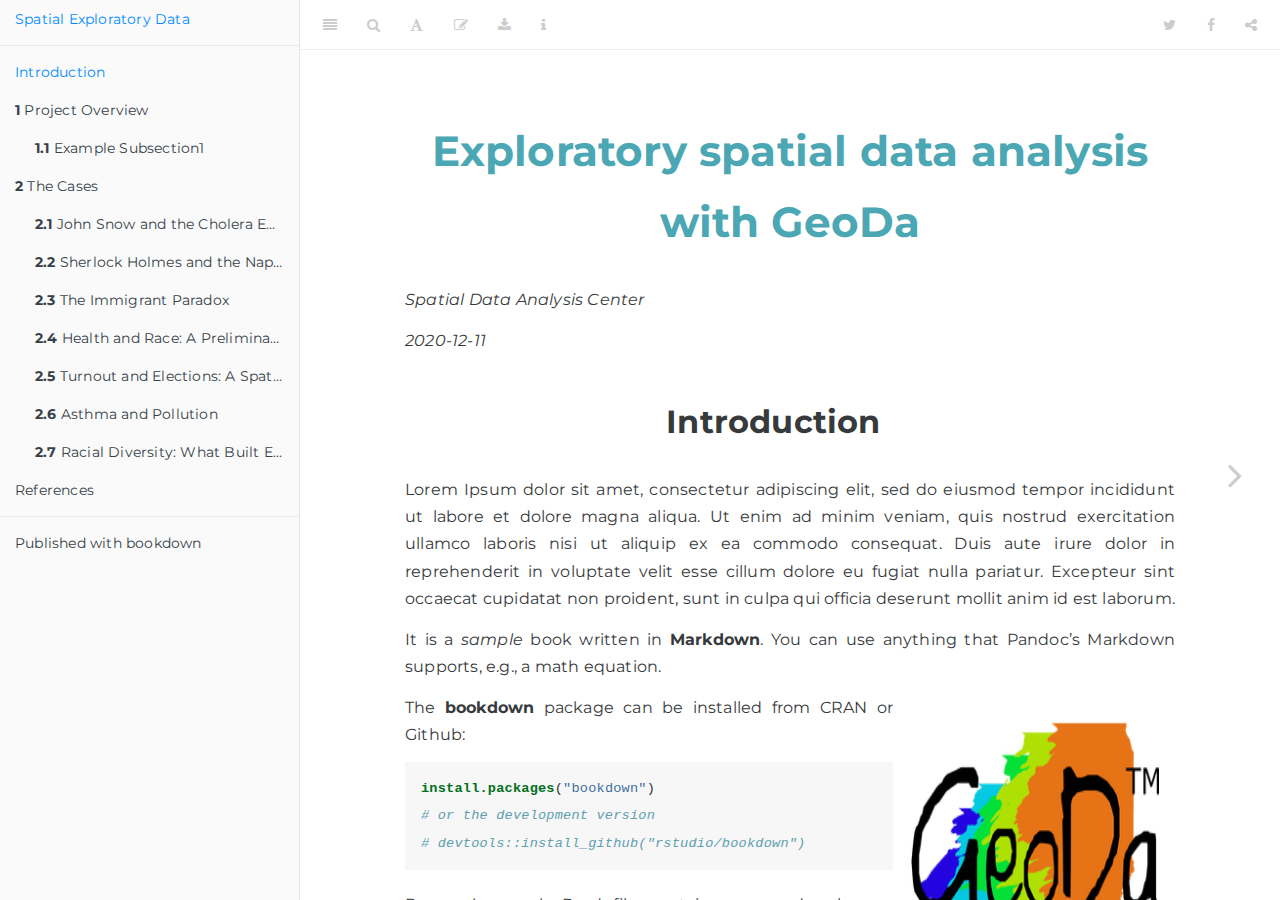
<file: docs/index.html>
<!DOCTYPE html>
<html lang="" xml:lang="">
<head>

  <meta charset="utf-8" />
  <meta http-equiv="X-UA-Compatible" content="IE=edge" />
  <title>Exploratory spatial data analysis with GeoDa</title>
  <meta name="description" content="This is a bookdown example for the data analysis" />
  <meta name="generator" content="bookdown 0.21 and GitBook 2.6.7" />

  <meta property="og:title" content="Exploratory spatial data analysis with GeoDa" />
  <meta property="og:type" content="book" />
  
  
  <meta property="og:description" content="This is a bookdown example for the data analysis" />
  <meta name="github-repo" content="rstudio/bookdown-demo" />

  <meta name="twitter:card" content="summary" />
  <meta name="twitter:title" content="Exploratory spatial data analysis with GeoDa" />
  
  <meta name="twitter:description" content="This is a bookdown example for the data analysis" />
  

<meta name="author" content="Spatial Data Analysis Center" />


<meta name="date" content="2020-12-11" />

  <meta name="viewport" content="width=device-width, initial-scale=1" />
  <meta name="apple-mobile-web-app-capable" content="yes" />
  <meta name="apple-mobile-web-app-status-bar-style" content="black" />
  
  

<link rel="next" href="intro.html"/>
<script src="libs/jquery-2.2.3/jquery.min.js"></script>
<link href="libs/gitbook-2.6.7/css/style.css" rel="stylesheet" />
<link href="libs/gitbook-2.6.7/css/plugin-table.css" rel="stylesheet" />
<link href="libs/gitbook-2.6.7/css/plugin-bookdown.css" rel="stylesheet" />
<link href="libs/gitbook-2.6.7/css/plugin-highlight.css" rel="stylesheet" />
<link href="libs/gitbook-2.6.7/css/plugin-search.css" rel="stylesheet" />
<link href="libs/gitbook-2.6.7/css/plugin-fontsettings.css" rel="stylesheet" />
<link href="libs/gitbook-2.6.7/css/plugin-clipboard.css" rel="stylesheet" />









<script src="libs/accessible-code-block-0.0.1/empty-anchor.js"></script>
<link href="libs/anchor-sections-1.0/anchor-sections.css" rel="stylesheet" />
<script src="libs/anchor-sections-1.0/anchor-sections.js"></script>


<style type="text/css">
code.sourceCode > span { display: inline-block; line-height: 1.25; }
code.sourceCode > span { color: inherit; text-decoration: inherit; }
code.sourceCode > span:empty { height: 1.2em; }
.sourceCode { overflow: visible; }
code.sourceCode { white-space: pre; position: relative; }
pre.sourceCode { margin: 0; }
@media screen {
div.sourceCode { overflow: auto; }
}
@media print {
code.sourceCode { white-space: pre-wrap; }
code.sourceCode > span { text-indent: -5em; padding-left: 5em; }
}
pre.numberSource code
  { counter-reset: source-line 0; }
pre.numberSource code > span
  { position: relative; left: -4em; counter-increment: source-line; }
pre.numberSource code > span > a:first-child::before
  { content: counter(source-line);
    position: relative; left: -1em; text-align: right; vertical-align: baseline;
    border: none; display: inline-block;
    -webkit-touch-callout: none; -webkit-user-select: none;
    -khtml-user-select: none; -moz-user-select: none;
    -ms-user-select: none; user-select: none;
    padding: 0 4px; width: 4em;
    color: #aaaaaa;
  }
pre.numberSource { margin-left: 3em; border-left: 1px solid #aaaaaa;  padding-left: 4px; }
div.sourceCode
  {   }
@media screen {
code.sourceCode > span > a:first-child::before { text-decoration: underline; }
}
code span.al { color: #ff0000; font-weight: bold; } /* Alert */
code span.an { color: #60a0b0; font-weight: bold; font-style: italic; } /* Annotation */
code span.at { color: #7d9029; } /* Attribute */
code span.bn { color: #40a070; } /* BaseN */
code span.bu { } /* BuiltIn */
code span.cf { color: #007020; font-weight: bold; } /* ControlFlow */
code span.ch { color: #4070a0; } /* Char */
code span.cn { color: #880000; } /* Constant */
code span.co { color: #60a0b0; font-style: italic; } /* Comment */
code span.cv { color: #60a0b0; font-weight: bold; font-style: italic; } /* CommentVar */
code span.do { color: #ba2121; font-style: italic; } /* Documentation */
code span.dt { color: #902000; } /* DataType */
code span.dv { color: #40a070; } /* DecVal */
code span.er { color: #ff0000; font-weight: bold; } /* Error */
code span.ex { } /* Extension */
code span.fl { color: #40a070; } /* Float */
code span.fu { color: #06287e; } /* Function */
code span.im { } /* Import */
code span.in { color: #60a0b0; font-weight: bold; font-style: italic; } /* Information */
code span.kw { color: #007020; font-weight: bold; } /* Keyword */
code span.op { color: #666666; } /* Operator */
code span.ot { color: #007020; } /* Other */
code span.pp { color: #bc7a00; } /* Preprocessor */
code span.sc { color: #4070a0; } /* SpecialChar */
code span.ss { color: #bb6688; } /* SpecialString */
code span.st { color: #4070a0; } /* String */
code span.va { color: #19177c; } /* Variable */
code span.vs { color: #4070a0; } /* VerbatimString */
code span.wa { color: #60a0b0; font-weight: bold; font-style: italic; } /* Warning */
</style>

<link rel="stylesheet" href="style.css" type="text/css" />
</head>

<body>



  <div class="book without-animation with-summary font-size-2 font-family-1" data-basepath=".">

    <div class="book-summary">
      <nav role="navigation">

<ul class="summary">
<li><a href="./">Spatial Exploratory Data</a></li>

<li class="divider"></li>
<li class="chapter" data-level="" data-path="index.html"><a href="index.html"><i class="fa fa-check"></i>Introduction</a></li>
<li class="chapter" data-level="1" data-path="intro.html"><a href="intro.html"><i class="fa fa-check"></i><b>1</b> Project Overview</a><ul>
<li class="chapter" data-level="1.1" data-path="intro.html"><a href="intro.html#Example-1"><i class="fa fa-check"></i><b>1.1</b> Example Subsection1</a></li>
</ul></li>
<li class="chapter" data-level="2" data-path="the-cases.html"><a href="the-cases.html"><i class="fa fa-check"></i><b>2</b> The Cases</a><ul>
<li class="chapter" data-level="2.1" data-path="the-cases.html"><a href="the-cases.html#john-snow-and-the-cholera-epidemic"><i class="fa fa-check"></i><b>2.1</b> John Snow and the Cholera Epidemic</a></li>
<li class="chapter" data-level="2.2" data-path="the-cases.html"><a href="the-cases.html#sherlock-holmes-and-the-napoleon-busts"><i class="fa fa-check"></i><b>2.2</b> Sherlock Holmes and the Napoleon Busts</a></li>
<li class="chapter" data-level="2.3" data-path="the-cases.html"><a href="the-cases.html#the-immigrant-paradox"><i class="fa fa-check"></i><b>2.3</b> The Immigrant Paradox</a></li>
<li class="chapter" data-level="2.4" data-path="the-cases.html"><a href="the-cases.html#health-and-race-a-preliminary-approach"><i class="fa fa-check"></i><b>2.4</b> Health and Race: A Preliminary Approach</a></li>
<li class="chapter" data-level="2.5" data-path="the-cases.html"><a href="the-cases.html#turnout-and-elections-a-spatial-perspective"><i class="fa fa-check"></i><b>2.5</b> Turnout and Elections: A Spatial Perspective</a></li>
<li class="chapter" data-level="2.6" data-path="the-cases.html"><a href="the-cases.html#asthma-and-pollution"><i class="fa fa-check"></i><b>2.6</b> Asthma and Pollution</a></li>
<li class="chapter" data-level="2.7" data-path="the-cases.html"><a href="the-cases.html#racial-diversity-what-built-environment-features-distinguish-racially-diverse-from-non-diverse-areas"><i class="fa fa-check"></i><b>2.7</b> Racial Diversity: What Built Environment Features Distinguish Racially Diverse from Non-Diverse Areas?</a></li>
</ul></li>
<li class="chapter" data-level="" data-path="references.html"><a href="references.html"><i class="fa fa-check"></i>References</a></li>
<li class="divider"></li>
<li><a href="https://github.com/rstudio/bookdown" target="blank">Published with bookdown</a></li>

</ul>

      </nav>
    </div>

    <div class="book-body">
      <div class="body-inner">
        <div class="book-header" role="navigation">
          <h1>
            <i class="fa fa-circle-o-notch fa-spin"></i><a href="./"><span style='color: #4ba7b3; font-size:42px'>Exploratory spatial data analysis with GeoDa</a>
          </h1>
        </div>

        <div class="page-wrapper" tabindex="-1" role="main">
          <div class="page-inner">

            <section class="normal" id="section-">
<div id="header">
<h1 class="title"><span style='color: #4ba7b3; font-size:42px'>Exploratory spatial data analysis with GeoDa</h1>
<p class="author"><em>Spatial Data Analysis Center</em></p>
<p class="date"><em>2020-12-11</em></p>
</div>
<div id="introduction" class="section level1 unnumbered">
<h1>Introduction</h1>
<p>Lorem Ipsum dolor sit amet, consectetur adipiscing elit, sed do eiusmod tempor incididunt ut labore et dolore magna aliqua. Ut enim ad minim veniam, quis nostrud exercitation ullamco laboris nisi ut aliquip ex ea commodo consequat. Duis aute irure dolor in reprehenderit in voluptate velit esse cillum dolore eu fugiat nulla pariatur. Excepteur sint occaecat cupidatat non proident, sunt in culpa qui officia deserunt mollit anim id est laborum.</p>
<p>It is a <em>sample</em> book written in <strong>Markdown</strong>. You can use anything that Pandoc’s Markdown supports, e.g., a math equation.</p>
<p><a href="https://www.crcpress.com/9781138304512"><img src="images/logo.png" width="250" height="375" alt="The geocompr book cover" align="right" style="margin: 0 1em 0 1em" /></a></p>
<p>The <strong>bookdown</strong> package can be installed from CRAN or Github:</p>
<div class="sourceCode" id="cb1"><pre class="sourceCode r"><code class="sourceCode r"><span id="cb1-1"><a href="index.html#cb1-1"></a><span class="kw">install.packages</span>(<span class="st">&quot;bookdown&quot;</span>)</span>
<span id="cb1-2"><a href="index.html#cb1-2"></a><span class="co"># or the development version</span></span>
<span id="cb1-3"><a href="index.html#cb1-3"></a><span class="co"># devtools::install_github(&quot;rstudio/bookdown&quot;)</span></span></code></pre></div>
<p>Remember each Rmd file contains one and only one chapter, and a chapter is defined by the first-level heading <code>#</code>.</p>
<p><a href="https://yihui.name/tinytex/">website</a></p>
<p>To compile this example to PDF, you need XeLaTeX. You are recommended to install TinyTeX (which includes XeLaTeX): <a href="https://yihui.name/tinytex/" class="uri">https://yihui.name/tinytex/</a>.</p>

</div>
            </section>

          </div>
        </div>
      </div>

<a href="intro.html" class="navigation navigation-next navigation-unique" aria-label="Next page"><i class="fa fa-angle-right"></i></a>
    </div>
  </div>
<script src="libs/gitbook-2.6.7/js/app.min.js"></script>
<script src="libs/gitbook-2.6.7/js/lunr.js"></script>
<script src="libs/gitbook-2.6.7/js/clipboard.min.js"></script>
<script src="libs/gitbook-2.6.7/js/plugin-search.js"></script>
<script src="libs/gitbook-2.6.7/js/plugin-sharing.js"></script>
<script src="libs/gitbook-2.6.7/js/plugin-fontsettings.js"></script>
<script src="libs/gitbook-2.6.7/js/plugin-bookdown.js"></script>
<script src="libs/gitbook-2.6.7/js/jquery.highlight.js"></script>
<script src="libs/gitbook-2.6.7/js/plugin-clipboard.js"></script>
<script>
gitbook.require(["gitbook"], function(gitbook) {
gitbook.start({
"sharing": {
"github": false,
"facebook": true,
"twitter": true,
"linkedin": false,
"weibo": false,
"instapaper": false,
"vk": false,
"all": ["facebook", "twitter", "linkedin", "weibo", "instapaper"]
},
"fontsettings": {
"theme": "white",
"family": "sans",
"size": 2
},
"edit": {
"link": "https://github.com/rstudio/bookdown-demo/edit/master/index.Rmd",
"text": "Edit"
},
"history": {
"link": null,
"text": null
},
"view": {
"link": null,
"text": null
},
"download": ["Spatial insights.pdf", "Spatial insights.epub"],
"toc": {
"collapse": "subsection"
}
});
});
</script>

</body>

</html>
</file>
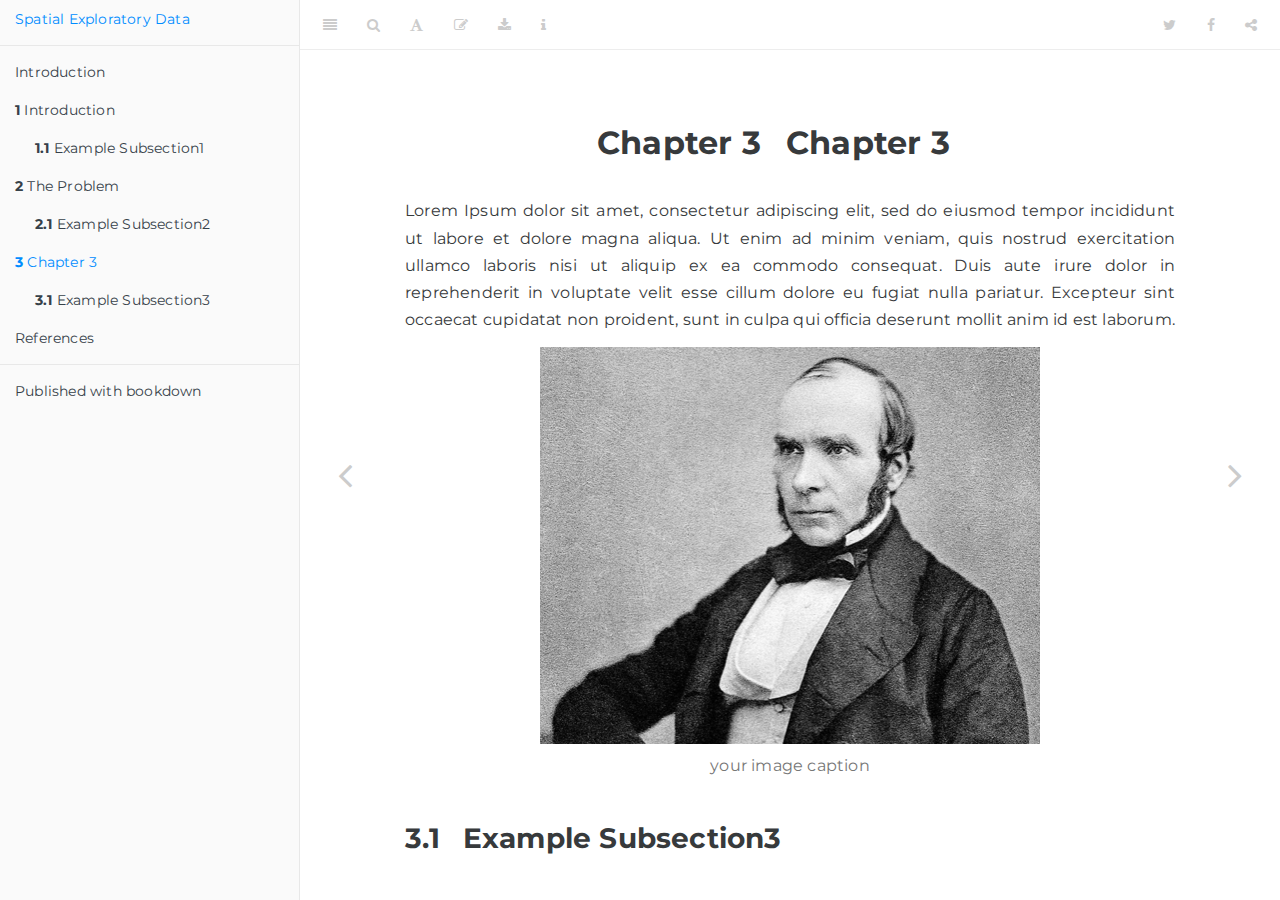
<file: docs/chapter-3.html>
<!DOCTYPE html>
<html lang="" xml:lang="">
<head>

  <meta charset="utf-8" />
  <meta http-equiv="X-UA-Compatible" content="IE=edge" />
  <title>Chapter 3 Chapter 3 | Exploratory spatial data analysis with GeoDa</title>
  <meta name="description" content="This is a bookdown example for the data analysis" />
  <meta name="generator" content="bookdown 0.21 and GitBook 2.6.7" />

  <meta property="og:title" content="Chapter 3 Chapter 3 | Exploratory spatial data analysis with GeoDa" />
  <meta property="og:type" content="book" />
  
  
  <meta property="og:description" content="This is a bookdown example for the data analysis" />
  <meta name="github-repo" content="rstudio/bookdown-demo" />

  <meta name="twitter:card" content="summary" />
  <meta name="twitter:title" content="Chapter 3 Chapter 3 | Exploratory spatial data analysis with GeoDa" />
  
  <meta name="twitter:description" content="This is a bookdown example for the data analysis" />
  

<meta name="author" content="Spatial Data Analysis Center" />


<meta name="date" content="2020-11-20" />

  <meta name="viewport" content="width=device-width, initial-scale=1" />
  <meta name="apple-mobile-web-app-capable" content="yes" />
  <meta name="apple-mobile-web-app-status-bar-style" content="black" />
  
  
<link rel="prev" href="the-problem.html"/>
<link rel="next" href="references.html"/>
<script src="libs/jquery-2.2.3/jquery.min.js"></script>
<link href="libs/gitbook-2.6.7/css/style.css" rel="stylesheet" />
<link href="libs/gitbook-2.6.7/css/plugin-table.css" rel="stylesheet" />
<link href="libs/gitbook-2.6.7/css/plugin-bookdown.css" rel="stylesheet" />
<link href="libs/gitbook-2.6.7/css/plugin-highlight.css" rel="stylesheet" />
<link href="libs/gitbook-2.6.7/css/plugin-search.css" rel="stylesheet" />
<link href="libs/gitbook-2.6.7/css/plugin-fontsettings.css" rel="stylesheet" />
<link href="libs/gitbook-2.6.7/css/plugin-clipboard.css" rel="stylesheet" />









<script src="libs/accessible-code-block-0.0.1/empty-anchor.js"></script>
<link href="libs/anchor-sections-1.0/anchor-sections.css" rel="stylesheet" />
<script src="libs/anchor-sections-1.0/anchor-sections.js"></script>


<style type="text/css">
code.sourceCode > span { display: inline-block; line-height: 1.25; }
code.sourceCode > span { color: inherit; text-decoration: inherit; }
code.sourceCode > span:empty { height: 1.2em; }
.sourceCode { overflow: visible; }
code.sourceCode { white-space: pre; position: relative; }
pre.sourceCode { margin: 0; }
@media screen {
div.sourceCode { overflow: auto; }
}
@media print {
code.sourceCode { white-space: pre-wrap; }
code.sourceCode > span { text-indent: -5em; padding-left: 5em; }
}
pre.numberSource code
  { counter-reset: source-line 0; }
pre.numberSource code > span
  { position: relative; left: -4em; counter-increment: source-line; }
pre.numberSource code > span > a:first-child::before
  { content: counter(source-line);
    position: relative; left: -1em; text-align: right; vertical-align: baseline;
    border: none; display: inline-block;
    -webkit-touch-callout: none; -webkit-user-select: none;
    -khtml-user-select: none; -moz-user-select: none;
    -ms-user-select: none; user-select: none;
    padding: 0 4px; width: 4em;
    color: #aaaaaa;
  }
pre.numberSource { margin-left: 3em; border-left: 1px solid #aaaaaa;  padding-left: 4px; }
div.sourceCode
  {   }
@media screen {
code.sourceCode > span > a:first-child::before { text-decoration: underline; }
}
code span.al { color: #ff0000; font-weight: bold; } /* Alert */
code span.an { color: #60a0b0; font-weight: bold; font-style: italic; } /* Annotation */
code span.at { color: #7d9029; } /* Attribute */
code span.bn { color: #40a070; } /* BaseN */
code span.bu { } /* BuiltIn */
code span.cf { color: #007020; font-weight: bold; } /* ControlFlow */
code span.ch { color: #4070a0; } /* Char */
code span.cn { color: #880000; } /* Constant */
code span.co { color: #60a0b0; font-style: italic; } /* Comment */
code span.cv { color: #60a0b0; font-weight: bold; font-style: italic; } /* CommentVar */
code span.do { color: #ba2121; font-style: italic; } /* Documentation */
code span.dt { color: #902000; } /* DataType */
code span.dv { color: #40a070; } /* DecVal */
code span.er { color: #ff0000; font-weight: bold; } /* Error */
code span.ex { } /* Extension */
code span.fl { color: #40a070; } /* Float */
code span.fu { color: #06287e; } /* Function */
code span.im { } /* Import */
code span.in { color: #60a0b0; font-weight: bold; font-style: italic; } /* Information */
code span.kw { color: #007020; font-weight: bold; } /* Keyword */
code span.op { color: #666666; } /* Operator */
code span.ot { color: #007020; } /* Other */
code span.pp { color: #bc7a00; } /* Preprocessor */
code span.sc { color: #4070a0; } /* SpecialChar */
code span.ss { color: #bb6688; } /* SpecialString */
code span.st { color: #4070a0; } /* String */
code span.va { color: #19177c; } /* Variable */
code span.vs { color: #4070a0; } /* VerbatimString */
code span.wa { color: #60a0b0; font-weight: bold; font-style: italic; } /* Warning */
</style>

<link rel="stylesheet" href="style.css" type="text/css" />
</head>

<body>



  <div class="book without-animation with-summary font-size-2 font-family-1" data-basepath=".">

    <div class="book-summary">
      <nav role="navigation">

<ul class="summary">
<li><a href="./">Spatial Exploratory Data</a></li>

<li class="divider"></li>
<li class="chapter" data-level="" data-path="index.html"><a href="index.html"><i class="fa fa-check"></i>Introduction</a></li>
<li class="chapter" data-level="1" data-path="intro.html"><a href="intro.html"><i class="fa fa-check"></i><b>1</b> Introduction</a><ul>
<li class="chapter" data-level="1.1" data-path="intro.html"><a href="intro.html#Example-1"><i class="fa fa-check"></i><b>1.1</b> Example Subsection1</a></li>
</ul></li>
<li class="chapter" data-level="2" data-path="the-problem.html"><a href="the-problem.html"><i class="fa fa-check"></i><b>2</b> The Problem</a><ul>
<li class="chapter" data-level="2.1" data-path="the-problem.html"><a href="the-problem.html#Example-2"><i class="fa fa-check"></i><b>2.1</b> Example Subsection2</a></li>
</ul></li>
<li class="chapter" data-level="3" data-path="chapter-3.html"><a href="chapter-3.html"><i class="fa fa-check"></i><b>3</b> Chapter 3</a><ul>
<li class="chapter" data-level="3.1" data-path="chapter-3.html"><a href="chapter-3.html#Example-3"><i class="fa fa-check"></i><b>3.1</b> Example Subsection3</a></li>
</ul></li>
<li class="chapter" data-level="" data-path="references.html"><a href="references.html"><i class="fa fa-check"></i>References</a></li>
<li class="divider"></li>
<li><a href="https://github.com/rstudio/bookdown" target="blank">Published with bookdown</a></li>

</ul>

      </nav>
    </div>

    <div class="book-body">
      <div class="body-inner">
        <div class="book-header" role="navigation">
          <h1>
            <i class="fa fa-circle-o-notch fa-spin"></i><a href="./"><span style='color: #4ba7b3; font-size:42px'>Exploratory spatial data analysis with GeoDa</a>
          </h1>
        </div>

        <div class="page-wrapper" tabindex="-1" role="main">
          <div class="page-inner">

            <section class="normal" id="section-">
<div id="chapter-3" class="section level1">
<h1><span class="header-section-number">Chapter 3</span> Chapter 3</h1>
<p>Lorem Ipsum dolor sit amet, consectetur adipiscing elit, sed do eiusmod tempor incididunt ut labore et dolore magna aliqua. Ut enim ad minim veniam, quis nostrud exercitation ullamco laboris nisi ut aliquip ex ea commodo consequat. Duis aute irure dolor in reprehenderit in voluptate velit esse cillum dolore eu fugiat nulla pariatur. Excepteur sint occaecat cupidatat non proident, sunt in culpa qui officia deserunt mollit anim id est laborum.</p>
<center>
<div class="figure">
<img src="images/snow1.png" alt="" />
<p class="caption">your image caption</p>
</div>
</center>
<div id="Example-3" class="section level2">
<h2><span class="header-section-number">3.1</span> Example Subsection3</h2>
</div>
</div>
            </section>

          </div>
        </div>
      </div>
<a href="the-problem.html" class="navigation navigation-prev " aria-label="Previous page"><i class="fa fa-angle-left"></i></a>
<a href="references.html" class="navigation navigation-next " aria-label="Next page"><i class="fa fa-angle-right"></i></a>
    </div>
  </div>
<script src="libs/gitbook-2.6.7/js/app.min.js"></script>
<script src="libs/gitbook-2.6.7/js/lunr.js"></script>
<script src="libs/gitbook-2.6.7/js/clipboard.min.js"></script>
<script src="libs/gitbook-2.6.7/js/plugin-search.js"></script>
<script src="libs/gitbook-2.6.7/js/plugin-sharing.js"></script>
<script src="libs/gitbook-2.6.7/js/plugin-fontsettings.js"></script>
<script src="libs/gitbook-2.6.7/js/plugin-bookdown.js"></script>
<script src="libs/gitbook-2.6.7/js/jquery.highlight.js"></script>
<script src="libs/gitbook-2.6.7/js/plugin-clipboard.js"></script>
<script>
gitbook.require(["gitbook"], function(gitbook) {
gitbook.start({
"sharing": {
"github": false,
"facebook": true,
"twitter": true,
"linkedin": false,
"weibo": false,
"instapaper": false,
"vk": false,
"all": ["facebook", "twitter", "linkedin", "weibo", "instapaper"]
},
"fontsettings": {
"theme": "white",
"family": "sans",
"size": 2
},
"edit": {
"link": "https://github.com/rstudio/bookdown-demo/edit/master/03-chapter3.Rmd",
"text": "Edit"
},
"history": {
"link": null,
"text": null
},
"view": {
"link": null,
"text": null
},
"download": ["Spatial insights.pdf", "Spatial insights.epub"],
"toc": {
"collapse": "subsection"
}
});
});
</script>

</body>

</html>
</file>
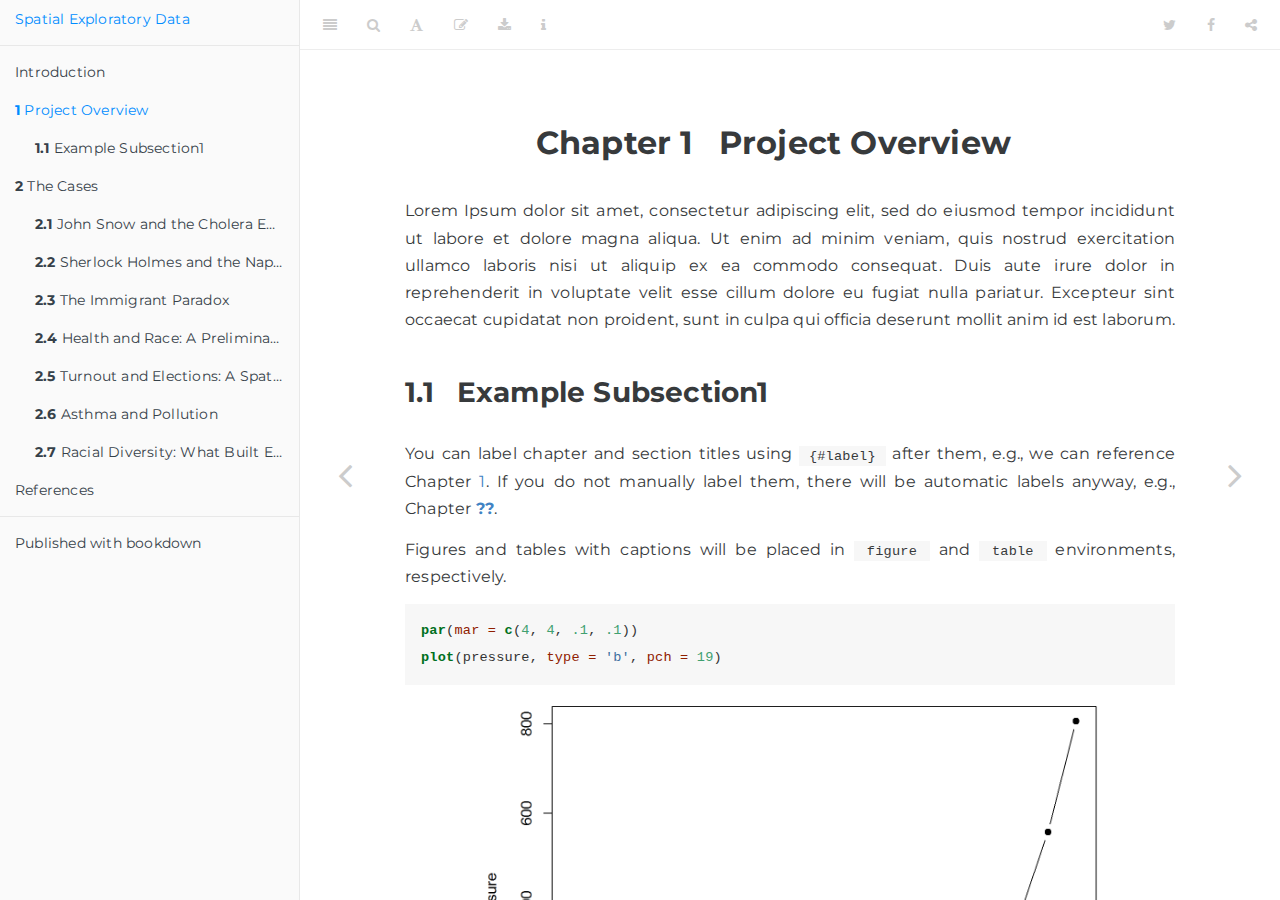
<file: docs/intro.html>
<!DOCTYPE html>
<html lang="" xml:lang="">
<head>

  <meta charset="utf-8" />
  <meta http-equiv="X-UA-Compatible" content="IE=edge" />
  <title>Chapter 1 Project Overview | Exploratory spatial data analysis with GeoDa</title>
  <meta name="description" content="This is a bookdown example for the data analysis" />
  <meta name="generator" content="bookdown 0.21 and GitBook 2.6.7" />

  <meta property="og:title" content="Chapter 1 Project Overview | Exploratory spatial data analysis with GeoDa" />
  <meta property="og:type" content="book" />
  
  
  <meta property="og:description" content="This is a bookdown example for the data analysis" />
  <meta name="github-repo" content="rstudio/bookdown-demo" />

  <meta name="twitter:card" content="summary" />
  <meta name="twitter:title" content="Chapter 1 Project Overview | Exploratory spatial data analysis with GeoDa" />
  
  <meta name="twitter:description" content="This is a bookdown example for the data analysis" />
  

<meta name="author" content="Spatial Data Analysis Center" />


<meta name="date" content="2020-12-11" />

  <meta name="viewport" content="width=device-width, initial-scale=1" />
  <meta name="apple-mobile-web-app-capable" content="yes" />
  <meta name="apple-mobile-web-app-status-bar-style" content="black" />
  
  
<link rel="prev" href="index.html"/>
<link rel="next" href="the-cases.html"/>
<script src="libs/jquery-2.2.3/jquery.min.js"></script>
<link href="libs/gitbook-2.6.7/css/style.css" rel="stylesheet" />
<link href="libs/gitbook-2.6.7/css/plugin-table.css" rel="stylesheet" />
<link href="libs/gitbook-2.6.7/css/plugin-bookdown.css" rel="stylesheet" />
<link href="libs/gitbook-2.6.7/css/plugin-highlight.css" rel="stylesheet" />
<link href="libs/gitbook-2.6.7/css/plugin-search.css" rel="stylesheet" />
<link href="libs/gitbook-2.6.7/css/plugin-fontsettings.css" rel="stylesheet" />
<link href="libs/gitbook-2.6.7/css/plugin-clipboard.css" rel="stylesheet" />









<script src="libs/accessible-code-block-0.0.1/empty-anchor.js"></script>
<link href="libs/anchor-sections-1.0/anchor-sections.css" rel="stylesheet" />
<script src="libs/anchor-sections-1.0/anchor-sections.js"></script>


<style type="text/css">
code.sourceCode > span { display: inline-block; line-height: 1.25; }
code.sourceCode > span { color: inherit; text-decoration: inherit; }
code.sourceCode > span:empty { height: 1.2em; }
.sourceCode { overflow: visible; }
code.sourceCode { white-space: pre; position: relative; }
pre.sourceCode { margin: 0; }
@media screen {
div.sourceCode { overflow: auto; }
}
@media print {
code.sourceCode { white-space: pre-wrap; }
code.sourceCode > span { text-indent: -5em; padding-left: 5em; }
}
pre.numberSource code
  { counter-reset: source-line 0; }
pre.numberSource code > span
  { position: relative; left: -4em; counter-increment: source-line; }
pre.numberSource code > span > a:first-child::before
  { content: counter(source-line);
    position: relative; left: -1em; text-align: right; vertical-align: baseline;
    border: none; display: inline-block;
    -webkit-touch-callout: none; -webkit-user-select: none;
    -khtml-user-select: none; -moz-user-select: none;
    -ms-user-select: none; user-select: none;
    padding: 0 4px; width: 4em;
    color: #aaaaaa;
  }
pre.numberSource { margin-left: 3em; border-left: 1px solid #aaaaaa;  padding-left: 4px; }
div.sourceCode
  {   }
@media screen {
code.sourceCode > span > a:first-child::before { text-decoration: underline; }
}
code span.al { color: #ff0000; font-weight: bold; } /* Alert */
code span.an { color: #60a0b0; font-weight: bold; font-style: italic; } /* Annotation */
code span.at { color: #7d9029; } /* Attribute */
code span.bn { color: #40a070; } /* BaseN */
code span.bu { } /* BuiltIn */
code span.cf { color: #007020; font-weight: bold; } /* ControlFlow */
code span.ch { color: #4070a0; } /* Char */
code span.cn { color: #880000; } /* Constant */
code span.co { color: #60a0b0; font-style: italic; } /* Comment */
code span.cv { color: #60a0b0; font-weight: bold; font-style: italic; } /* CommentVar */
code span.do { color: #ba2121; font-style: italic; } /* Documentation */
code span.dt { color: #902000; } /* DataType */
code span.dv { color: #40a070; } /* DecVal */
code span.er { color: #ff0000; font-weight: bold; } /* Error */
code span.ex { } /* Extension */
code span.fl { color: #40a070; } /* Float */
code span.fu { color: #06287e; } /* Function */
code span.im { } /* Import */
code span.in { color: #60a0b0; font-weight: bold; font-style: italic; } /* Information */
code span.kw { color: #007020; font-weight: bold; } /* Keyword */
code span.op { color: #666666; } /* Operator */
code span.ot { color: #007020; } /* Other */
code span.pp { color: #bc7a00; } /* Preprocessor */
code span.sc { color: #4070a0; } /* SpecialChar */
code span.ss { color: #bb6688; } /* SpecialString */
code span.st { color: #4070a0; } /* String */
code span.va { color: #19177c; } /* Variable */
code span.vs { color: #4070a0; } /* VerbatimString */
code span.wa { color: #60a0b0; font-weight: bold; font-style: italic; } /* Warning */
</style>

<link rel="stylesheet" href="style.css" type="text/css" />
</head>

<body>



  <div class="book without-animation with-summary font-size-2 font-family-1" data-basepath=".">

    <div class="book-summary">
      <nav role="navigation">

<ul class="summary">
<li><a href="./">Spatial Exploratory Data</a></li>

<li class="divider"></li>
<li class="chapter" data-level="" data-path="index.html"><a href="index.html"><i class="fa fa-check"></i>Introduction</a></li>
<li class="chapter" data-level="1" data-path="intro.html"><a href="intro.html"><i class="fa fa-check"></i><b>1</b> Project Overview</a><ul>
<li class="chapter" data-level="1.1" data-path="intro.html"><a href="intro.html#Example-1"><i class="fa fa-check"></i><b>1.1</b> Example Subsection1</a></li>
</ul></li>
<li class="chapter" data-level="2" data-path="the-cases.html"><a href="the-cases.html"><i class="fa fa-check"></i><b>2</b> The Cases</a><ul>
<li class="chapter" data-level="2.1" data-path="the-cases.html"><a href="the-cases.html#john-snow-and-the-cholera-epidemic"><i class="fa fa-check"></i><b>2.1</b> John Snow and the Cholera Epidemic</a></li>
<li class="chapter" data-level="2.2" data-path="the-cases.html"><a href="the-cases.html#sherlock-holmes-and-the-napoleon-busts"><i class="fa fa-check"></i><b>2.2</b> Sherlock Holmes and the Napoleon Busts</a></li>
<li class="chapter" data-level="2.3" data-path="the-cases.html"><a href="the-cases.html#the-immigrant-paradox"><i class="fa fa-check"></i><b>2.3</b> The Immigrant Paradox</a></li>
<li class="chapter" data-level="2.4" data-path="the-cases.html"><a href="the-cases.html#health-and-race-a-preliminary-approach"><i class="fa fa-check"></i><b>2.4</b> Health and Race: A Preliminary Approach</a></li>
<li class="chapter" data-level="2.5" data-path="the-cases.html"><a href="the-cases.html#turnout-and-elections-a-spatial-perspective"><i class="fa fa-check"></i><b>2.5</b> Turnout and Elections: A Spatial Perspective</a></li>
<li class="chapter" data-level="2.6" data-path="the-cases.html"><a href="the-cases.html#asthma-and-pollution"><i class="fa fa-check"></i><b>2.6</b> Asthma and Pollution</a></li>
<li class="chapter" data-level="2.7" data-path="the-cases.html"><a href="the-cases.html#racial-diversity-what-built-environment-features-distinguish-racially-diverse-from-non-diverse-areas"><i class="fa fa-check"></i><b>2.7</b> Racial Diversity: What Built Environment Features Distinguish Racially Diverse from Non-Diverse Areas?</a></li>
</ul></li>
<li class="chapter" data-level="" data-path="references.html"><a href="references.html"><i class="fa fa-check"></i>References</a></li>
<li class="divider"></li>
<li><a href="https://github.com/rstudio/bookdown" target="blank">Published with bookdown</a></li>

</ul>

      </nav>
    </div>

    <div class="book-body">
      <div class="body-inner">
        <div class="book-header" role="navigation">
          <h1>
            <i class="fa fa-circle-o-notch fa-spin"></i><a href="./"><span style='color: #4ba7b3; font-size:42px'>Exploratory spatial data analysis with GeoDa</a>
          </h1>
        </div>

        <div class="page-wrapper" tabindex="-1" role="main">
          <div class="page-inner">

            <section class="normal" id="section-">
<div id="intro" class="section level1">
<h1><span class="header-section-number">Chapter 1</span> Project Overview</h1>
<p>Lorem Ipsum dolor sit amet, consectetur adipiscing elit, sed do eiusmod tempor incididunt ut labore et dolore magna aliqua. Ut enim ad minim veniam, quis nostrud exercitation ullamco laboris nisi ut aliquip ex ea commodo consequat. Duis aute irure dolor in reprehenderit in voluptate velit esse cillum dolore eu fugiat nulla pariatur. Excepteur sint occaecat cupidatat non proident, sunt in culpa qui officia deserunt mollit anim id est laborum.</p>
<div id="Example-1" class="section level2">
<h2><span class="header-section-number">1.1</span> Example Subsection1</h2>
<p>You can label chapter and section titles using <code>{#label}</code> after them, e.g., we can reference Chapter <a href="intro.html#intro">1</a>. If you do not manually label them, there will be automatic labels anyway, e.g., Chapter <a href="#methods"><strong>??</strong></a>.</p>
<p>Figures and tables with captions will be placed in <code>figure</code> and <code>table</code> environments, respectively.</p>
<div class="sourceCode" id="cb2"><pre class="sourceCode r"><code class="sourceCode r"><span id="cb2-1"><a href="intro.html#cb2-1"></a><span class="kw">par</span>(<span class="dt">mar =</span> <span class="kw">c</span>(<span class="dv">4</span>, <span class="dv">4</span>, <span class="fl">.1</span>, <span class="fl">.1</span>))</span>
<span id="cb2-2"><a href="intro.html#cb2-2"></a><span class="kw">plot</span>(pressure, <span class="dt">type =</span> <span class="st">&#39;b&#39;</span>, <span class="dt">pch =</span> <span class="dv">19</span>)</span></code></pre></div>
<div class="figure" style="text-align: center"><span id="fig:nice-fig"></span>
<img src="Spatial-insights_files/figure-html/nice-fig-1.png" alt="Here is a nice figure!" width="80%" />
<p class="caption">
Figure 1.1: Here is a nice figure!
</p>
</div>
<p>Reference a figure by its code chunk label with the <code>fig:</code> prefix, e.g., see Figure <a href="intro.html#fig:nice-fig">1.1</a>. Similarly, you can reference tables generated from <code>knitr::kable()</code>, e.g., see Table <a href="intro.html#tab:nice-tab">1.1</a>.</p>
<div class="sourceCode" id="cb3"><pre class="sourceCode r"><code class="sourceCode r"><span id="cb3-1"><a href="intro.html#cb3-1"></a>knitr<span class="op">::</span><span class="kw">kable</span>(</span>
<span id="cb3-2"><a href="intro.html#cb3-2"></a>  <span class="kw">head</span>(iris, <span class="dv">20</span>), <span class="dt">caption =</span> <span class="st">&#39;Here is a nice table!&#39;</span>,</span>
<span id="cb3-3"><a href="intro.html#cb3-3"></a>  <span class="dt">booktabs =</span> <span class="ot">TRUE</span></span>
<span id="cb3-4"><a href="intro.html#cb3-4"></a>)</span></code></pre></div>
<table>
<caption><span id="tab:nice-tab">Table 1.1: </span>Here is a nice table!</caption>
<thead>
<tr class="header">
<th align="right">Sepal.Length</th>
<th align="right">Sepal.Width</th>
<th align="right">Petal.Length</th>
<th align="right">Petal.Width</th>
<th align="left">Species</th>
</tr>
</thead>
<tbody>
<tr class="odd">
<td align="right">5.1</td>
<td align="right">3.5</td>
<td align="right">1.4</td>
<td align="right">0.2</td>
<td align="left">setosa</td>
</tr>
<tr class="even">
<td align="right">4.9</td>
<td align="right">3.0</td>
<td align="right">1.4</td>
<td align="right">0.2</td>
<td align="left">setosa</td>
</tr>
<tr class="odd">
<td align="right">4.7</td>
<td align="right">3.2</td>
<td align="right">1.3</td>
<td align="right">0.2</td>
<td align="left">setosa</td>
</tr>
<tr class="even">
<td align="right">4.6</td>
<td align="right">3.1</td>
<td align="right">1.5</td>
<td align="right">0.2</td>
<td align="left">setosa</td>
</tr>
<tr class="odd">
<td align="right">5.0</td>
<td align="right">3.6</td>
<td align="right">1.4</td>
<td align="right">0.2</td>
<td align="left">setosa</td>
</tr>
<tr class="even">
<td align="right">5.4</td>
<td align="right">3.9</td>
<td align="right">1.7</td>
<td align="right">0.4</td>
<td align="left">setosa</td>
</tr>
<tr class="odd">
<td align="right">4.6</td>
<td align="right">3.4</td>
<td align="right">1.4</td>
<td align="right">0.3</td>
<td align="left">setosa</td>
</tr>
<tr class="even">
<td align="right">5.0</td>
<td align="right">3.4</td>
<td align="right">1.5</td>
<td align="right">0.2</td>
<td align="left">setosa</td>
</tr>
<tr class="odd">
<td align="right">4.4</td>
<td align="right">2.9</td>
<td align="right">1.4</td>
<td align="right">0.2</td>
<td align="left">setosa</td>
</tr>
<tr class="even">
<td align="right">4.9</td>
<td align="right">3.1</td>
<td align="right">1.5</td>
<td align="right">0.1</td>
<td align="left">setosa</td>
</tr>
<tr class="odd">
<td align="right">5.4</td>
<td align="right">3.7</td>
<td align="right">1.5</td>
<td align="right">0.2</td>
<td align="left">setosa</td>
</tr>
<tr class="even">
<td align="right">4.8</td>
<td align="right">3.4</td>
<td align="right">1.6</td>
<td align="right">0.2</td>
<td align="left">setosa</td>
</tr>
<tr class="odd">
<td align="right">4.8</td>
<td align="right">3.0</td>
<td align="right">1.4</td>
<td align="right">0.1</td>
<td align="left">setosa</td>
</tr>
<tr class="even">
<td align="right">4.3</td>
<td align="right">3.0</td>
<td align="right">1.1</td>
<td align="right">0.1</td>
<td align="left">setosa</td>
</tr>
<tr class="odd">
<td align="right">5.8</td>
<td align="right">4.0</td>
<td align="right">1.2</td>
<td align="right">0.2</td>
<td align="left">setosa</td>
</tr>
<tr class="even">
<td align="right">5.7</td>
<td align="right">4.4</td>
<td align="right">1.5</td>
<td align="right">0.4</td>
<td align="left">setosa</td>
</tr>
<tr class="odd">
<td align="right">5.4</td>
<td align="right">3.9</td>
<td align="right">1.3</td>
<td align="right">0.4</td>
<td align="left">setosa</td>
</tr>
<tr class="even">
<td align="right">5.1</td>
<td align="right">3.5</td>
<td align="right">1.4</td>
<td align="right">0.3</td>
<td align="left">setosa</td>
</tr>
<tr class="odd">
<td align="right">5.7</td>
<td align="right">3.8</td>
<td align="right">1.7</td>
<td align="right">0.3</td>
<td align="left">setosa</td>
</tr>
<tr class="even">
<td align="right">5.1</td>
<td align="right">3.8</td>
<td align="right">1.5</td>
<td align="right">0.3</td>
<td align="left">setosa</td>
</tr>
</tbody>
</table>
<p>You can write citations, too. For example, we are using the <strong>bookdown</strong> package <span class="citation">(Xie <a href="#ref-R-bookdown" role="doc-biblioref">2020</a>)</span> in this sample book, which was built on top of R Markdown and <strong>knitr</strong> <span class="citation">(Xie <a href="#ref-xie2015" role="doc-biblioref">2015</a>)</span>.</p>

</div>
</div>
<h3>References</h3>
<div id="refs" class="references">
<div id="ref-xie2015">
<p>Xie, Yihui. 2015. <em>Dynamic Documents with R and Knitr</em>. 2nd ed. Boca Raton, Florida: Chapman; Hall/CRC. <a href="http://yihui.name/knitr/">http://yihui.name/knitr/</a>.</p>
</div>
<div id="ref-R-bookdown">
<p>Xie, Yihui. 2020. <em>Bookdown: Authoring Books and Technical Documents with R Markdown</em>. <a href="https://github.com/rstudio/bookdown">https://github.com/rstudio/bookdown</a>.</p>
</div>
</div>
            </section>

          </div>
        </div>
      </div>
<a href="index.html" class="navigation navigation-prev " aria-label="Previous page"><i class="fa fa-angle-left"></i></a>
<a href="the-cases.html" class="navigation navigation-next " aria-label="Next page"><i class="fa fa-angle-right"></i></a>
    </div>
  </div>
<script src="libs/gitbook-2.6.7/js/app.min.js"></script>
<script src="libs/gitbook-2.6.7/js/lunr.js"></script>
<script src="libs/gitbook-2.6.7/js/clipboard.min.js"></script>
<script src="libs/gitbook-2.6.7/js/plugin-search.js"></script>
<script src="libs/gitbook-2.6.7/js/plugin-sharing.js"></script>
<script src="libs/gitbook-2.6.7/js/plugin-fontsettings.js"></script>
<script src="libs/gitbook-2.6.7/js/plugin-bookdown.js"></script>
<script src="libs/gitbook-2.6.7/js/jquery.highlight.js"></script>
<script src="libs/gitbook-2.6.7/js/plugin-clipboard.js"></script>
<script>
gitbook.require(["gitbook"], function(gitbook) {
gitbook.start({
"sharing": {
"github": false,
"facebook": true,
"twitter": true,
"linkedin": false,
"weibo": false,
"instapaper": false,
"vk": false,
"all": ["facebook", "twitter", "linkedin", "weibo", "instapaper"]
},
"fontsettings": {
"theme": "white",
"family": "sans",
"size": 2
},
"edit": {
"link": "https://github.com/rstudio/bookdown-demo/edit/master/01-overview.Rmd",
"text": "Edit"
},
"history": {
"link": null,
"text": null
},
"view": {
"link": null,
"text": null
},
"download": ["Spatial insights.pdf", "Spatial insights.epub"],
"toc": {
"collapse": "subsection"
}
});
});
</script>

</body>

</html>
</file>
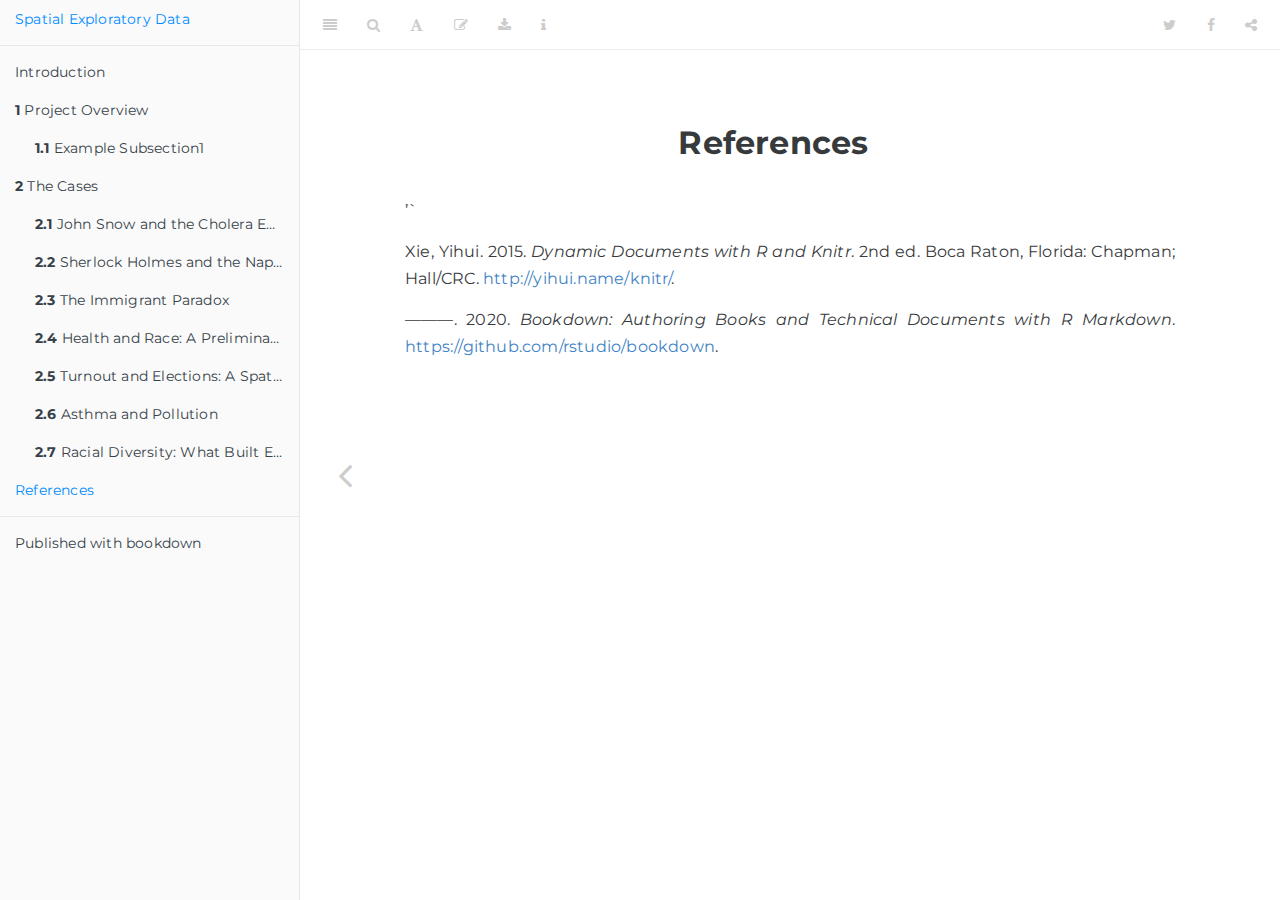
<file: docs/references.html>
<!DOCTYPE html>
<html lang="" xml:lang="">
<head>

  <meta charset="utf-8" />
  <meta http-equiv="X-UA-Compatible" content="IE=edge" />
  <title>References | Exploratory spatial data analysis with GeoDa</title>
  <meta name="description" content="This is a bookdown example for the data analysis" />
  <meta name="generator" content="bookdown 0.21 and GitBook 2.6.7" />

  <meta property="og:title" content="References | Exploratory spatial data analysis with GeoDa" />
  <meta property="og:type" content="book" />
  
  
  <meta property="og:description" content="This is a bookdown example for the data analysis" />
  <meta name="github-repo" content="rstudio/bookdown-demo" />

  <meta name="twitter:card" content="summary" />
  <meta name="twitter:title" content="References | Exploratory spatial data analysis with GeoDa" />
  
  <meta name="twitter:description" content="This is a bookdown example for the data analysis" />
  

<meta name="author" content="Spatial Data Analysis Center" />


<meta name="date" content="2020-12-11" />

  <meta name="viewport" content="width=device-width, initial-scale=1" />
  <meta name="apple-mobile-web-app-capable" content="yes" />
  <meta name="apple-mobile-web-app-status-bar-style" content="black" />
  
  
<link rel="prev" href="the-cases.html"/>

<script src="libs/jquery-2.2.3/jquery.min.js"></script>
<link href="libs/gitbook-2.6.7/css/style.css" rel="stylesheet" />
<link href="libs/gitbook-2.6.7/css/plugin-table.css" rel="stylesheet" />
<link href="libs/gitbook-2.6.7/css/plugin-bookdown.css" rel="stylesheet" />
<link href="libs/gitbook-2.6.7/css/plugin-highlight.css" rel="stylesheet" />
<link href="libs/gitbook-2.6.7/css/plugin-search.css" rel="stylesheet" />
<link href="libs/gitbook-2.6.7/css/plugin-fontsettings.css" rel="stylesheet" />
<link href="libs/gitbook-2.6.7/css/plugin-clipboard.css" rel="stylesheet" />









<script src="libs/accessible-code-block-0.0.1/empty-anchor.js"></script>
<link href="libs/anchor-sections-1.0/anchor-sections.css" rel="stylesheet" />
<script src="libs/anchor-sections-1.0/anchor-sections.js"></script>


<style type="text/css">
code.sourceCode > span { display: inline-block; line-height: 1.25; }
code.sourceCode > span { color: inherit; text-decoration: inherit; }
code.sourceCode > span:empty { height: 1.2em; }
.sourceCode { overflow: visible; }
code.sourceCode { white-space: pre; position: relative; }
pre.sourceCode { margin: 0; }
@media screen {
div.sourceCode { overflow: auto; }
}
@media print {
code.sourceCode { white-space: pre-wrap; }
code.sourceCode > span { text-indent: -5em; padding-left: 5em; }
}
pre.numberSource code
  { counter-reset: source-line 0; }
pre.numberSource code > span
  { position: relative; left: -4em; counter-increment: source-line; }
pre.numberSource code > span > a:first-child::before
  { content: counter(source-line);
    position: relative; left: -1em; text-align: right; vertical-align: baseline;
    border: none; display: inline-block;
    -webkit-touch-callout: none; -webkit-user-select: none;
    -khtml-user-select: none; -moz-user-select: none;
    -ms-user-select: none; user-select: none;
    padding: 0 4px; width: 4em;
    color: #aaaaaa;
  }
pre.numberSource { margin-left: 3em; border-left: 1px solid #aaaaaa;  padding-left: 4px; }
div.sourceCode
  {   }
@media screen {
code.sourceCode > span > a:first-child::before { text-decoration: underline; }
}
code span.al { color: #ff0000; font-weight: bold; } /* Alert */
code span.an { color: #60a0b0; font-weight: bold; font-style: italic; } /* Annotation */
code span.at { color: #7d9029; } /* Attribute */
code span.bn { color: #40a070; } /* BaseN */
code span.bu { } /* BuiltIn */
code span.cf { color: #007020; font-weight: bold; } /* ControlFlow */
code span.ch { color: #4070a0; } /* Char */
code span.cn { color: #880000; } /* Constant */
code span.co { color: #60a0b0; font-style: italic; } /* Comment */
code span.cv { color: #60a0b0; font-weight: bold; font-style: italic; } /* CommentVar */
code span.do { color: #ba2121; font-style: italic; } /* Documentation */
code span.dt { color: #902000; } /* DataType */
code span.dv { color: #40a070; } /* DecVal */
code span.er { color: #ff0000; font-weight: bold; } /* Error */
code span.ex { } /* Extension */
code span.fl { color: #40a070; } /* Float */
code span.fu { color: #06287e; } /* Function */
code span.im { } /* Import */
code span.in { color: #60a0b0; font-weight: bold; font-style: italic; } /* Information */
code span.kw { color: #007020; font-weight: bold; } /* Keyword */
code span.op { color: #666666; } /* Operator */
code span.ot { color: #007020; } /* Other */
code span.pp { color: #bc7a00; } /* Preprocessor */
code span.sc { color: #4070a0; } /* SpecialChar */
code span.ss { color: #bb6688; } /* SpecialString */
code span.st { color: #4070a0; } /* String */
code span.va { color: #19177c; } /* Variable */
code span.vs { color: #4070a0; } /* VerbatimString */
code span.wa { color: #60a0b0; font-weight: bold; font-style: italic; } /* Warning */
</style>

<link rel="stylesheet" href="style.css" type="text/css" />
</head>

<body>



  <div class="book without-animation with-summary font-size-2 font-family-1" data-basepath=".">

    <div class="book-summary">
      <nav role="navigation">

<ul class="summary">
<li><a href="./">Spatial Exploratory Data</a></li>

<li class="divider"></li>
<li class="chapter" data-level="" data-path="index.html"><a href="index.html"><i class="fa fa-check"></i>Introduction</a></li>
<li class="chapter" data-level="1" data-path="intro.html"><a href="intro.html"><i class="fa fa-check"></i><b>1</b> Project Overview</a><ul>
<li class="chapter" data-level="1.1" data-path="intro.html"><a href="intro.html#Example-1"><i class="fa fa-check"></i><b>1.1</b> Example Subsection1</a></li>
</ul></li>
<li class="chapter" data-level="2" data-path="the-cases.html"><a href="the-cases.html"><i class="fa fa-check"></i><b>2</b> The Cases</a><ul>
<li class="chapter" data-level="2.1" data-path="the-cases.html"><a href="the-cases.html#john-snow-and-the-cholera-epidemic"><i class="fa fa-check"></i><b>2.1</b> John Snow and the Cholera Epidemic</a></li>
<li class="chapter" data-level="2.2" data-path="the-cases.html"><a href="the-cases.html#sherlock-holmes-and-the-napoleon-busts"><i class="fa fa-check"></i><b>2.2</b> Sherlock Holmes and the Napoleon Busts</a></li>
<li class="chapter" data-level="2.3" data-path="the-cases.html"><a href="the-cases.html#the-immigrant-paradox"><i class="fa fa-check"></i><b>2.3</b> The Immigrant Paradox</a></li>
<li class="chapter" data-level="2.4" data-path="the-cases.html"><a href="the-cases.html#health-and-race-a-preliminary-approach"><i class="fa fa-check"></i><b>2.4</b> Health and Race: A Preliminary Approach</a></li>
<li class="chapter" data-level="2.5" data-path="the-cases.html"><a href="the-cases.html#turnout-and-elections-a-spatial-perspective"><i class="fa fa-check"></i><b>2.5</b> Turnout and Elections: A Spatial Perspective</a></li>
<li class="chapter" data-level="2.6" data-path="the-cases.html"><a href="the-cases.html#asthma-and-pollution"><i class="fa fa-check"></i><b>2.6</b> Asthma and Pollution</a></li>
<li class="chapter" data-level="2.7" data-path="the-cases.html"><a href="the-cases.html#racial-diversity-what-built-environment-features-distinguish-racially-diverse-from-non-diverse-areas"><i class="fa fa-check"></i><b>2.7</b> Racial Diversity: What Built Environment Features Distinguish Racially Diverse from Non-Diverse Areas?</a></li>
</ul></li>
<li class="chapter" data-level="" data-path="references.html"><a href="references.html"><i class="fa fa-check"></i>References</a></li>
<li class="divider"></li>
<li><a href="https://github.com/rstudio/bookdown" target="blank">Published with bookdown</a></li>

</ul>

      </nav>
    </div>

    <div class="book-body">
      <div class="body-inner">
        <div class="book-header" role="navigation">
          <h1>
            <i class="fa fa-circle-o-notch fa-spin"></i><a href="./"><span style='color: #4ba7b3; font-size:42px'>Exploratory spatial data analysis with GeoDa</a>
          </h1>
        </div>

        <div class="page-wrapper" tabindex="-1" role="main">
          <div class="page-inner">

            <section class="normal" id="section-">
<div id="references" class="section level1 unnumbered">
<h1>References</h1>
<p>’`</p>

<div id="refs" class="references">
<div>
<p>Xie, Yihui. 2015. <em>Dynamic Documents with R and Knitr</em>. 2nd ed. Boca Raton, Florida: Chapman; Hall/CRC. <a href="http://yihui.name/knitr/">http://yihui.name/knitr/</a>.</p>
</div>
<div>
<p>———. 2020. <em>Bookdown: Authoring Books and Technical Documents with R Markdown</em>. <a href="https://github.com/rstudio/bookdown">https://github.com/rstudio/bookdown</a>.</p>
</div>
</div>
</div>
            </section>

          </div>
        </div>
      </div>
<a href="the-cases.html" class="navigation navigation-prev navigation-unique" aria-label="Previous page"><i class="fa fa-angle-left"></i></a>

    </div>
  </div>
<script src="libs/gitbook-2.6.7/js/app.min.js"></script>
<script src="libs/gitbook-2.6.7/js/lunr.js"></script>
<script src="libs/gitbook-2.6.7/js/clipboard.min.js"></script>
<script src="libs/gitbook-2.6.7/js/plugin-search.js"></script>
<script src="libs/gitbook-2.6.7/js/plugin-sharing.js"></script>
<script src="libs/gitbook-2.6.7/js/plugin-fontsettings.js"></script>
<script src="libs/gitbook-2.6.7/js/plugin-bookdown.js"></script>
<script src="libs/gitbook-2.6.7/js/jquery.highlight.js"></script>
<script src="libs/gitbook-2.6.7/js/plugin-clipboard.js"></script>
<script>
gitbook.require(["gitbook"], function(gitbook) {
gitbook.start({
"sharing": {
"github": false,
"facebook": true,
"twitter": true,
"linkedin": false,
"weibo": false,
"instapaper": false,
"vk": false,
"all": ["facebook", "twitter", "linkedin", "weibo", "instapaper"]
},
"fontsettings": {
"theme": "white",
"family": "sans",
"size": 2
},
"edit": {
"link": "https://github.com/rstudio/bookdown-demo/edit/master/02-cases.Rmd",
"text": "Edit"
},
"history": {
"link": null,
"text": null
},
"view": {
"link": null,
"text": null
},
"download": ["Spatial insights.pdf", "Spatial insights.epub"],
"toc": {
"collapse": "subsection"
}
});
});
</script>

</body>

</html>
</file>
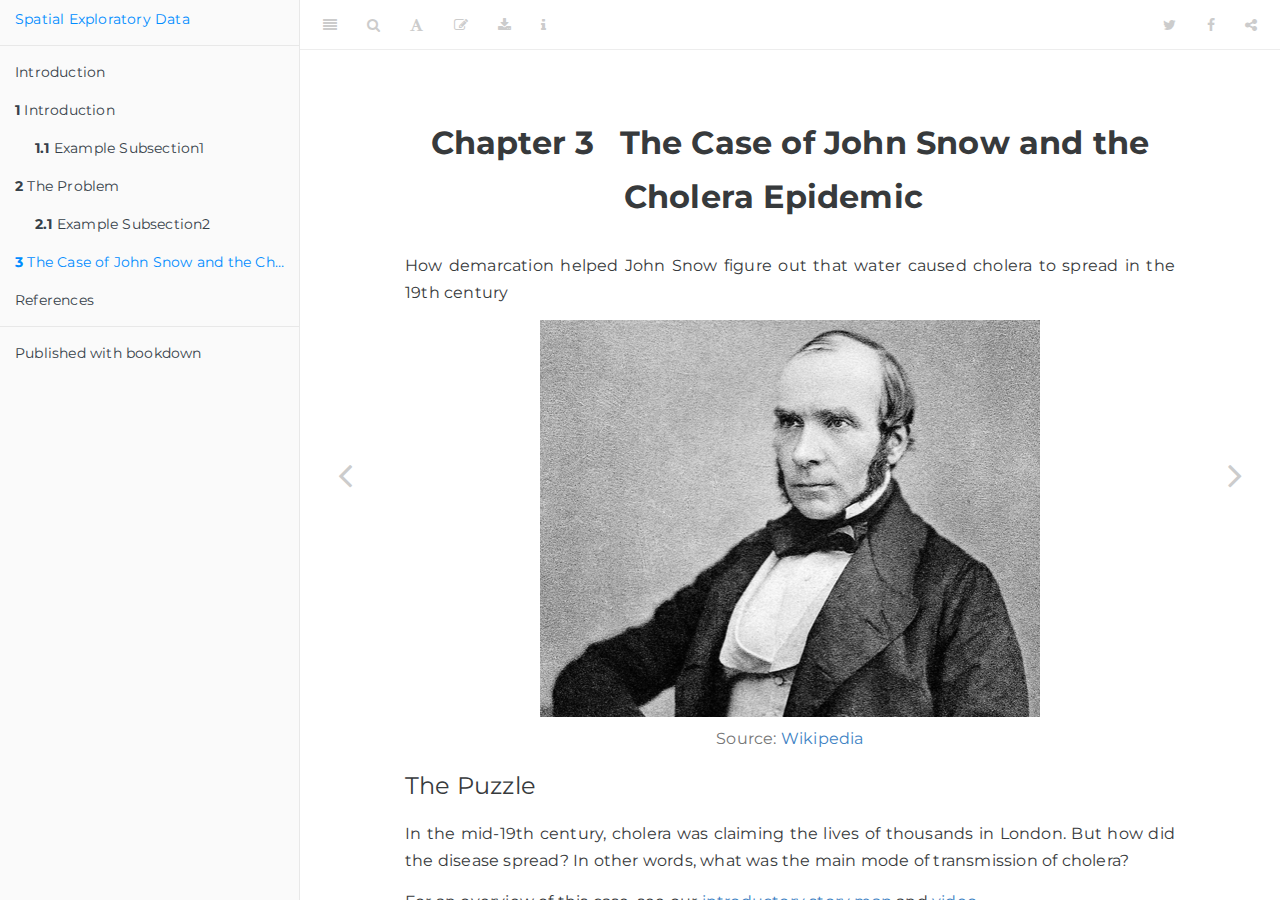
<file: docs/the-case-of-john-snow-and-the-cholera-epidemic.html>
<!DOCTYPE html>
<html lang="" xml:lang="">
<head>

  <meta charset="utf-8" />
  <meta http-equiv="X-UA-Compatible" content="IE=edge" />
  <title>Chapter 3 The Case of John Snow and the Cholera Epidemic | Exploratory spatial data analysis with GeoDa</title>
  <meta name="description" content="This is a bookdown example for the data analysis" />
  <meta name="generator" content="bookdown 0.21 and GitBook 2.6.7" />

  <meta property="og:title" content="Chapter 3 The Case of John Snow and the Cholera Epidemic | Exploratory spatial data analysis with GeoDa" />
  <meta property="og:type" content="book" />
  
  
  <meta property="og:description" content="This is a bookdown example for the data analysis" />
  <meta name="github-repo" content="rstudio/bookdown-demo" />

  <meta name="twitter:card" content="summary" />
  <meta name="twitter:title" content="Chapter 3 The Case of John Snow and the Cholera Epidemic | Exploratory spatial data analysis with GeoDa" />
  
  <meta name="twitter:description" content="This is a bookdown example for the data analysis" />
  

<meta name="author" content="Spatial Data Analysis Center" />


<meta name="date" content="2020-12-02" />

  <meta name="viewport" content="width=device-width, initial-scale=1" />
  <meta name="apple-mobile-web-app-capable" content="yes" />
  <meta name="apple-mobile-web-app-status-bar-style" content="black" />
  
  
<link rel="prev" href="the-problem.html"/>
<link rel="next" href="references.html"/>
<script src="libs/jquery-2.2.3/jquery.min.js"></script>
<link href="libs/gitbook-2.6.7/css/style.css" rel="stylesheet" />
<link href="libs/gitbook-2.6.7/css/plugin-table.css" rel="stylesheet" />
<link href="libs/gitbook-2.6.7/css/plugin-bookdown.css" rel="stylesheet" />
<link href="libs/gitbook-2.6.7/css/plugin-highlight.css" rel="stylesheet" />
<link href="libs/gitbook-2.6.7/css/plugin-search.css" rel="stylesheet" />
<link href="libs/gitbook-2.6.7/css/plugin-fontsettings.css" rel="stylesheet" />
<link href="libs/gitbook-2.6.7/css/plugin-clipboard.css" rel="stylesheet" />









<script src="libs/accessible-code-block-0.0.1/empty-anchor.js"></script>
<link href="libs/anchor-sections-1.0/anchor-sections.css" rel="stylesheet" />
<script src="libs/anchor-sections-1.0/anchor-sections.js"></script>


<style type="text/css">
code.sourceCode > span { display: inline-block; line-height: 1.25; }
code.sourceCode > span { color: inherit; text-decoration: inherit; }
code.sourceCode > span:empty { height: 1.2em; }
.sourceCode { overflow: visible; }
code.sourceCode { white-space: pre; position: relative; }
pre.sourceCode { margin: 0; }
@media screen {
div.sourceCode { overflow: auto; }
}
@media print {
code.sourceCode { white-space: pre-wrap; }
code.sourceCode > span { text-indent: -5em; padding-left: 5em; }
}
pre.numberSource code
  { counter-reset: source-line 0; }
pre.numberSource code > span
  { position: relative; left: -4em; counter-increment: source-line; }
pre.numberSource code > span > a:first-child::before
  { content: counter(source-line);
    position: relative; left: -1em; text-align: right; vertical-align: baseline;
    border: none; display: inline-block;
    -webkit-touch-callout: none; -webkit-user-select: none;
    -khtml-user-select: none; -moz-user-select: none;
    -ms-user-select: none; user-select: none;
    padding: 0 4px; width: 4em;
    color: #aaaaaa;
  }
pre.numberSource { margin-left: 3em; border-left: 1px solid #aaaaaa;  padding-left: 4px; }
div.sourceCode
  {   }
@media screen {
code.sourceCode > span > a:first-child::before { text-decoration: underline; }
}
code span.al { color: #ff0000; font-weight: bold; } /* Alert */
code span.an { color: #60a0b0; font-weight: bold; font-style: italic; } /* Annotation */
code span.at { color: #7d9029; } /* Attribute */
code span.bn { color: #40a070; } /* BaseN */
code span.bu { } /* BuiltIn */
code span.cf { color: #007020; font-weight: bold; } /* ControlFlow */
code span.ch { color: #4070a0; } /* Char */
code span.cn { color: #880000; } /* Constant */
code span.co { color: #60a0b0; font-style: italic; } /* Comment */
code span.cv { color: #60a0b0; font-weight: bold; font-style: italic; } /* CommentVar */
code span.do { color: #ba2121; font-style: italic; } /* Documentation */
code span.dt { color: #902000; } /* DataType */
code span.dv { color: #40a070; } /* DecVal */
code span.er { color: #ff0000; font-weight: bold; } /* Error */
code span.ex { } /* Extension */
code span.fl { color: #40a070; } /* Float */
code span.fu { color: #06287e; } /* Function */
code span.im { } /* Import */
code span.in { color: #60a0b0; font-weight: bold; font-style: italic; } /* Information */
code span.kw { color: #007020; font-weight: bold; } /* Keyword */
code span.op { color: #666666; } /* Operator */
code span.ot { color: #007020; } /* Other */
code span.pp { color: #bc7a00; } /* Preprocessor */
code span.sc { color: #4070a0; } /* SpecialChar */
code span.ss { color: #bb6688; } /* SpecialString */
code span.st { color: #4070a0; } /* String */
code span.va { color: #19177c; } /* Variable */
code span.vs { color: #4070a0; } /* VerbatimString */
code span.wa { color: #60a0b0; font-weight: bold; font-style: italic; } /* Warning */
</style>

<link rel="stylesheet" href="style.css" type="text/css" />
</head>

<body>



  <div class="book without-animation with-summary font-size-2 font-family-1" data-basepath=".">

    <div class="book-summary">
      <nav role="navigation">

<ul class="summary">
<li><a href="./">Spatial Exploratory Data</a></li>

<li class="divider"></li>
<li class="chapter" data-level="" data-path="index.html"><a href="index.html"><i class="fa fa-check"></i>Introduction</a></li>
<li class="chapter" data-level="1" data-path="intro.html"><a href="intro.html"><i class="fa fa-check"></i><b>1</b> Introduction</a><ul>
<li class="chapter" data-level="1.1" data-path="intro.html"><a href="intro.html#Example-1"><i class="fa fa-check"></i><b>1.1</b> Example Subsection1</a></li>
</ul></li>
<li class="chapter" data-level="2" data-path="the-problem.html"><a href="the-problem.html"><i class="fa fa-check"></i><b>2</b> The Problem</a><ul>
<li class="chapter" data-level="2.1" data-path="the-problem.html"><a href="the-problem.html#Example-2"><i class="fa fa-check"></i><b>2.1</b> Example Subsection2</a></li>
</ul></li>
<li class="chapter" data-level="3" data-path="the-case-of-john-snow-and-the-cholera-epidemic.html"><a href="the-case-of-john-snow-and-the-cholera-epidemic.html"><i class="fa fa-check"></i><b>3</b> The Case of John Snow and the Cholera Epidemic</a></li>
<li class="chapter" data-level="" data-path="references.html"><a href="references.html"><i class="fa fa-check"></i>References</a></li>
<li class="divider"></li>
<li><a href="https://github.com/rstudio/bookdown" target="blank">Published with bookdown</a></li>

</ul>

      </nav>
    </div>

    <div class="book-body">
      <div class="body-inner">
        <div class="book-header" role="navigation">
          <h1>
            <i class="fa fa-circle-o-notch fa-spin"></i><a href="./"><span style='color: #4ba7b3; font-size:42px'>Exploratory spatial data analysis with GeoDa</a>
          </h1>
        </div>

        <div class="page-wrapper" tabindex="-1" role="main">
          <div class="page-inner">

            <section class="normal" id="section-">
<div id="the-case-of-john-snow-and-the-cholera-epidemic" class="section level1">
<h1><span class="header-section-number">Chapter 3</span> The Case of John Snow and the Cholera Epidemic</h1>
<p>How demarcation helped John Snow figure out that water caused cholera to spread in the 19th century</p>
<div align="center">
<div class="figure">
<img src="images/snow1.png" alt="" />
<p class="caption">Source: <a href="https://en.wikipedia.org/wiki/John_Snow#/media/File:John_Snow.jpg">Wikipedia</a></p>
</div>
</div>
<p><font size="5"> The Puzzle </font></p>
<p>In the mid-19th century, cholera was claiming the lives of thousands in London. But how did the disease spread? In other words, what was the main mode of transmission of cholera?</p>
<p>For an overview of this case, see our <a href="https://uploads.knightlab.com/storymapjs/a0d512bc2bc17977f1029fedead0329a/trying-out/draft.html">introductory story map</a> and <a href="https://youtu.be/lGN8SK1Y1h4">video</a>.</p>
<div align="center">
<p><img src="images/snow2.png" /></p>
</div>
<p><font size="5"> The Research Design </font></p>
<p>To answer that question, a doctor named John Snow developed a waterborne theory of cholera and then studied the locations where the disease was prevalent as well as those where it was not, along with specific locations where water suppliers varied.</p>
<div align="center">
<p><img src="images/snow3.jpg" /></p>
</div>
<p>By demarcating cases in this way and testing his theory at both a micro (Soho) and a macro level (South London), Snow was able to gather evidence that was compatible with the waterborne theory of cholera but was harder to account for by the airborne theory.</p>
<p>For more detail on the research designs devised by Snow and his contemporaries, see our <a href="https://docs.google.com/presentation/d/e/2PACX-1vTpkyf_CSeAgD8datvssFfNHHwypUEYIg-tAC-cNaj6Nu_wrqqIOdsT_Y4phZYl8EBJA_OyWvrFhJfV/pub?start=false&amp;loop=false&amp;delayms=3000&amp;slide=id.g9d798a6fd3_0_81">specialized story map</a> and video.</p>
<div align="center">
<p><img src="images/snow4.png" /></p>
</div>
<p><font size="5"> The Tools </font></p>
<p>Using cluster analysis and other statistical techniques like conditional plots and averages charts, it is today possible to replicate and illustrate Snow’s analyses with our <a href="https://geodacenter.github.io/data-and-lab/data/geoda_scripts_snow.pdf">GeoDa demo scripts</a>.</p>
<div align="center">
<p><img src="images/snow5.png" /></p>
</div>
<div align="center">
<p><img src="images/snow6.jpg" /></p>
</div>
<p><font size="5"> The Insights </font></p>
<p>Snow used a natural experiment to find out that cholera cases concentrated in groups of people who relied on specific water supply mechanisms, whereas groups which relied on a different water supply were not affected even if they were located right next to clusters of infections.</p>
<div align="center">
<p><img src="images/snow7.jpg" /></p>
</div>
<p>For more information:</p>
<p><a href="https://geodacenter.github.io/data-and-lab/snow/">Data</a></p>
<div align="center">
<p><img src="images/snow8.jpg" /></p>
</div>
<p><a href="https://geodacenter.github.io/data-and-lab/data/snow_documentation.pdf">Documentation</a></p>
<div align="center">
<p><img src="images/snow9.jpg" /></p>
</div>
</div>
            </section>

          </div>
        </div>
      </div>
<a href="the-problem.html" class="navigation navigation-prev " aria-label="Previous page"><i class="fa fa-angle-left"></i></a>
<a href="references.html" class="navigation navigation-next " aria-label="Next page"><i class="fa fa-angle-right"></i></a>
    </div>
  </div>
<script src="libs/gitbook-2.6.7/js/app.min.js"></script>
<script src="libs/gitbook-2.6.7/js/lunr.js"></script>
<script src="libs/gitbook-2.6.7/js/clipboard.min.js"></script>
<script src="libs/gitbook-2.6.7/js/plugin-search.js"></script>
<script src="libs/gitbook-2.6.7/js/plugin-sharing.js"></script>
<script src="libs/gitbook-2.6.7/js/plugin-fontsettings.js"></script>
<script src="libs/gitbook-2.6.7/js/plugin-bookdown.js"></script>
<script src="libs/gitbook-2.6.7/js/jquery.highlight.js"></script>
<script src="libs/gitbook-2.6.7/js/plugin-clipboard.js"></script>
<script>
gitbook.require(["gitbook"], function(gitbook) {
gitbook.start({
"sharing": {
"github": false,
"facebook": true,
"twitter": true,
"linkedin": false,
"weibo": false,
"instapaper": false,
"vk": false,
"all": ["facebook", "twitter", "linkedin", "weibo", "instapaper"]
},
"fontsettings": {
"theme": "white",
"family": "sans",
"size": 2
},
"edit": {
"link": "https://github.com/rstudio/bookdown-demo/edit/master/03-chapter3.Rmd",
"text": "Edit"
},
"history": {
"link": null,
"text": null
},
"view": {
"link": null,
"text": null
},
"download": ["Spatial insights.pdf", "Spatial insights.epub"],
"toc": {
"collapse": "subsection"
}
});
});
</script>

</body>

</html>
</file>
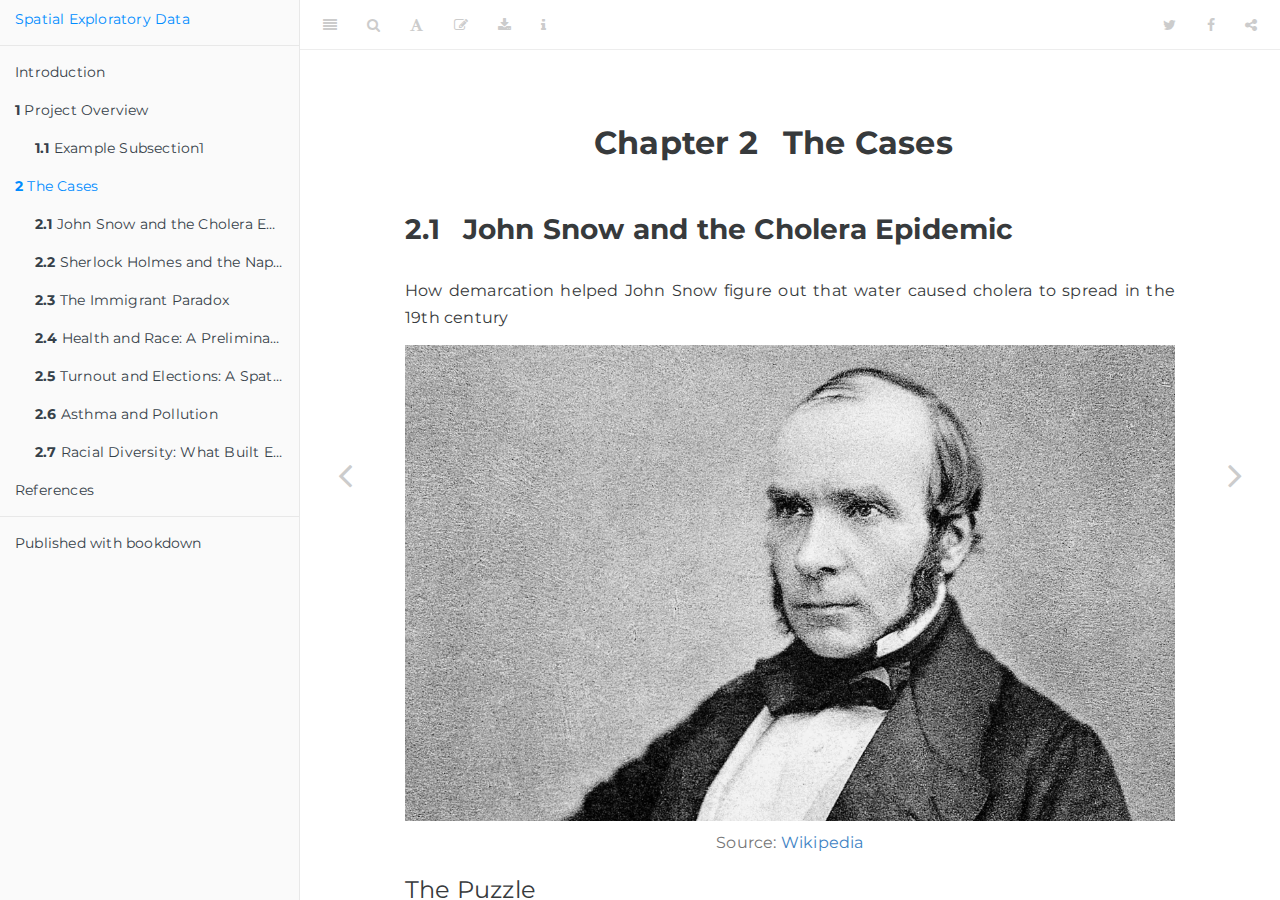
<file: docs/the-cases.html>
<!DOCTYPE html>
<html lang="" xml:lang="">
<head>

  <meta charset="utf-8" />
  <meta http-equiv="X-UA-Compatible" content="IE=edge" />
  <title>Chapter 2 The Cases | Exploratory spatial data analysis with GeoDa</title>
  <meta name="description" content="This is a bookdown example for the data analysis" />
  <meta name="generator" content="bookdown 0.21 and GitBook 2.6.7" />

  <meta property="og:title" content="Chapter 2 The Cases | Exploratory spatial data analysis with GeoDa" />
  <meta property="og:type" content="book" />
  
  
  <meta property="og:description" content="This is a bookdown example for the data analysis" />
  <meta name="github-repo" content="rstudio/bookdown-demo" />

  <meta name="twitter:card" content="summary" />
  <meta name="twitter:title" content="Chapter 2 The Cases | Exploratory spatial data analysis with GeoDa" />
  
  <meta name="twitter:description" content="This is a bookdown example for the data analysis" />
  

<meta name="author" content="Spatial Data Analysis Center" />


<meta name="date" content="2020-12-11" />

  <meta name="viewport" content="width=device-width, initial-scale=1" />
  <meta name="apple-mobile-web-app-capable" content="yes" />
  <meta name="apple-mobile-web-app-status-bar-style" content="black" />
  
  
<link rel="prev" href="intro.html"/>
<link rel="next" href="references.html"/>
<script src="libs/jquery-2.2.3/jquery.min.js"></script>
<link href="libs/gitbook-2.6.7/css/style.css" rel="stylesheet" />
<link href="libs/gitbook-2.6.7/css/plugin-table.css" rel="stylesheet" />
<link href="libs/gitbook-2.6.7/css/plugin-bookdown.css" rel="stylesheet" />
<link href="libs/gitbook-2.6.7/css/plugin-highlight.css" rel="stylesheet" />
<link href="libs/gitbook-2.6.7/css/plugin-search.css" rel="stylesheet" />
<link href="libs/gitbook-2.6.7/css/plugin-fontsettings.css" rel="stylesheet" />
<link href="libs/gitbook-2.6.7/css/plugin-clipboard.css" rel="stylesheet" />









<script src="libs/accessible-code-block-0.0.1/empty-anchor.js"></script>
<link href="libs/anchor-sections-1.0/anchor-sections.css" rel="stylesheet" />
<script src="libs/anchor-sections-1.0/anchor-sections.js"></script>


<style type="text/css">
code.sourceCode > span { display: inline-block; line-height: 1.25; }
code.sourceCode > span { color: inherit; text-decoration: inherit; }
code.sourceCode > span:empty { height: 1.2em; }
.sourceCode { overflow: visible; }
code.sourceCode { white-space: pre; position: relative; }
pre.sourceCode { margin: 0; }
@media screen {
div.sourceCode { overflow: auto; }
}
@media print {
code.sourceCode { white-space: pre-wrap; }
code.sourceCode > span { text-indent: -5em; padding-left: 5em; }
}
pre.numberSource code
  { counter-reset: source-line 0; }
pre.numberSource code > span
  { position: relative; left: -4em; counter-increment: source-line; }
pre.numberSource code > span > a:first-child::before
  { content: counter(source-line);
    position: relative; left: -1em; text-align: right; vertical-align: baseline;
    border: none; display: inline-block;
    -webkit-touch-callout: none; -webkit-user-select: none;
    -khtml-user-select: none; -moz-user-select: none;
    -ms-user-select: none; user-select: none;
    padding: 0 4px; width: 4em;
    color: #aaaaaa;
  }
pre.numberSource { margin-left: 3em; border-left: 1px solid #aaaaaa;  padding-left: 4px; }
div.sourceCode
  {   }
@media screen {
code.sourceCode > span > a:first-child::before { text-decoration: underline; }
}
code span.al { color: #ff0000; font-weight: bold; } /* Alert */
code span.an { color: #60a0b0; font-weight: bold; font-style: italic; } /* Annotation */
code span.at { color: #7d9029; } /* Attribute */
code span.bn { color: #40a070; } /* BaseN */
code span.bu { } /* BuiltIn */
code span.cf { color: #007020; font-weight: bold; } /* ControlFlow */
code span.ch { color: #4070a0; } /* Char */
code span.cn { color: #880000; } /* Constant */
code span.co { color: #60a0b0; font-style: italic; } /* Comment */
code span.cv { color: #60a0b0; font-weight: bold; font-style: italic; } /* CommentVar */
code span.do { color: #ba2121; font-style: italic; } /* Documentation */
code span.dt { color: #902000; } /* DataType */
code span.dv { color: #40a070; } /* DecVal */
code span.er { color: #ff0000; font-weight: bold; } /* Error */
code span.ex { } /* Extension */
code span.fl { color: #40a070; } /* Float */
code span.fu { color: #06287e; } /* Function */
code span.im { } /* Import */
code span.in { color: #60a0b0; font-weight: bold; font-style: italic; } /* Information */
code span.kw { color: #007020; font-weight: bold; } /* Keyword */
code span.op { color: #666666; } /* Operator */
code span.ot { color: #007020; } /* Other */
code span.pp { color: #bc7a00; } /* Preprocessor */
code span.sc { color: #4070a0; } /* SpecialChar */
code span.ss { color: #bb6688; } /* SpecialString */
code span.st { color: #4070a0; } /* String */
code span.va { color: #19177c; } /* Variable */
code span.vs { color: #4070a0; } /* VerbatimString */
code span.wa { color: #60a0b0; font-weight: bold; font-style: italic; } /* Warning */
</style>

<link rel="stylesheet" href="style.css" type="text/css" />
</head>

<body>



  <div class="book without-animation with-summary font-size-2 font-family-1" data-basepath=".">

    <div class="book-summary">
      <nav role="navigation">

<ul class="summary">
<li><a href="./">Spatial Exploratory Data</a></li>

<li class="divider"></li>
<li class="chapter" data-level="" data-path="index.html"><a href="index.html"><i class="fa fa-check"></i>Introduction</a></li>
<li class="chapter" data-level="1" data-path="intro.html"><a href="intro.html"><i class="fa fa-check"></i><b>1</b> Project Overview</a><ul>
<li class="chapter" data-level="1.1" data-path="intro.html"><a href="intro.html#Example-1"><i class="fa fa-check"></i><b>1.1</b> Example Subsection1</a></li>
</ul></li>
<li class="chapter" data-level="2" data-path="the-cases.html"><a href="the-cases.html"><i class="fa fa-check"></i><b>2</b> The Cases</a><ul>
<li class="chapter" data-level="2.1" data-path="the-cases.html"><a href="the-cases.html#john-snow-and-the-cholera-epidemic"><i class="fa fa-check"></i><b>2.1</b> John Snow and the Cholera Epidemic</a></li>
<li class="chapter" data-level="2.2" data-path="the-cases.html"><a href="the-cases.html#sherlock-holmes-and-the-napoleon-busts"><i class="fa fa-check"></i><b>2.2</b> Sherlock Holmes and the Napoleon Busts</a></li>
<li class="chapter" data-level="2.3" data-path="the-cases.html"><a href="the-cases.html#the-immigrant-paradox"><i class="fa fa-check"></i><b>2.3</b> The Immigrant Paradox</a></li>
<li class="chapter" data-level="2.4" data-path="the-cases.html"><a href="the-cases.html#health-and-race-a-preliminary-approach"><i class="fa fa-check"></i><b>2.4</b> Health and Race: A Preliminary Approach</a></li>
<li class="chapter" data-level="2.5" data-path="the-cases.html"><a href="the-cases.html#turnout-and-elections-a-spatial-perspective"><i class="fa fa-check"></i><b>2.5</b> Turnout and Elections: A Spatial Perspective</a></li>
<li class="chapter" data-level="2.6" data-path="the-cases.html"><a href="the-cases.html#asthma-and-pollution"><i class="fa fa-check"></i><b>2.6</b> Asthma and Pollution</a></li>
<li class="chapter" data-level="2.7" data-path="the-cases.html"><a href="the-cases.html#racial-diversity-what-built-environment-features-distinguish-racially-diverse-from-non-diverse-areas"><i class="fa fa-check"></i><b>2.7</b> Racial Diversity: What Built Environment Features Distinguish Racially Diverse from Non-Diverse Areas?</a></li>
</ul></li>
<li class="chapter" data-level="" data-path="references.html"><a href="references.html"><i class="fa fa-check"></i>References</a></li>
<li class="divider"></li>
<li><a href="https://github.com/rstudio/bookdown" target="blank">Published with bookdown</a></li>

</ul>

      </nav>
    </div>

    <div class="book-body">
      <div class="body-inner">
        <div class="book-header" role="navigation">
          <h1>
            <i class="fa fa-circle-o-notch fa-spin"></i><a href="./"><span style='color: #4ba7b3; font-size:42px'>Exploratory spatial data analysis with GeoDa</a>
          </h1>
        </div>

        <div class="page-wrapper" tabindex="-1" role="main">
          <div class="page-inner">

            <section class="normal" id="section-">
<div id="the-cases" class="section level1">
<h1><span class="header-section-number">Chapter 2</span> The Cases</h1>
<div id="john-snow-and-the-cholera-epidemic" class="section level2">
<h2><span class="header-section-number">2.1</span> John Snow and the Cholera Epidemic</h2>
<p>How demarcation helped John Snow figure out that water caused cholera to spread in the 19th century</p>
<div align="center">
<div class="figure">
<img src="images/snow1.jpg" alt="" />
<p class="caption">Source: <a href="https://en.wikipedia.org/wiki/John_Snow#/media/File:John_Snow.jpg">Wikipedia</a></p>
</div>
</div>
<p><font size="5"> The Puzzle </font></p>
<p>In the mid-19th century, cholera was claiming the lives of thousands in London. But how did the disease spread? In other words, what was the main mode of transmission of cholera?</p>
<p>For an overview of this case, see our <a href="https://uploads.knightlab.com/storymapjs/a0d512bc2bc17977f1029fedead0329a/trying-out/draft.html">introductory story map</a> and <a href="https://youtu.be/lGN8SK1Y1h4">video</a>.</p>
<div align="center">
<p><img src="images/snow2.png" /></p>
</div>
<p><font size="5"> The Research Design </font></p>
<p>To answer that question, a doctor named John Snow developed a waterborne theory of cholera and then studied the locations where the disease was prevalent as well as those where it was not, along with specific locations where water suppliers varied.</p>
<div align="center">
<p><img src="images/snow3.jpg" /></p>
</div>
<p>By demarcating cases in this way and testing his theory at both a micro (Soho) and a macro level (South London), Snow was able to gather evidence that was compatible with the waterborne theory of cholera but was harder to account for by the airborne theory.</p>
<p>For more detail on the research designs devised by Snow and his contemporaries, see our <a href="https://docs.google.com/presentation/d/e/2PACX-1vTpkyf_CSeAgD8datvssFfNHHwypUEYIg-tAC-cNaj6Nu_wrqqIOdsT_Y4phZYl8EBJA_OyWvrFhJfV/pub?start=false&amp;loop=false&amp;delayms=3000&amp;slide=id.g9d798a6fd3_0_81">specialized story map</a> and <a href="https://youtu.be/wClwk94IkLY">video</a>.</p>
<div align="center">
<p><img src="images/snow4.png" /></p>
</div>
<p><font size="5"> The Tools </font></p>
<p>Using cluster analysis and other statistical techniques like conditional plots and averages charts, it is today possible to replicate and illustrate Snow’s analyses with our <a href="https://geodacenter.github.io/data-and-lab/data/geoda_scripts_snow.pdf">GeoDa demo scripts</a>.</p>
<div align="center">
<p><img src="images/snow5.png" /></p>
</div>
<div align="center">
<p><img src="images/snow6.jpg" /></p>
</div>
<p><font size="5"> The Insights </font></p>
<p>Snow used a natural experiment to find out that cholera cases concentrated in groups of people who relied on specific water supply mechanisms, whereas groups which relied on a different water supply were not affected even if they were located right next to clusters of infections.</p>
<div align="center">
<p><img src="images/snow7.jpg" /></p>
</div>
<p><font size="5"> More Information </font></p>
<p>Access our <a href="https://geodacenter.github.io/data-and-lab/snow/">data</a> and <a href="https://geodacenter.github.io/data-and-lab/data/snow_documentation.pdf">documentation</a> to replicate these findings in <a href="https://geodacenter.github.io">GeoDa</a>.</p>
<div align="center">
<p><img src="images/snow8.jpg" /></p>
</div>
</div>
<div id="sherlock-holmes-and-the-napoleon-busts" class="section level2">
<h2><span class="header-section-number">2.2</span> Sherlock Holmes and the Napoleon Busts</h2>
<p>Finding a key common feature of the smashed Napoleon busts allowed the famous detective to solve the mystery of why they were smashed.</p>
<div align="center">
<div class="figure">
<img src="images/sherlock1.jpg" alt="" />
<p class="caption">Source: <a href="https://www.arthur-conan-doyle.com/index.php/The_Adventure_of_the_Six_Napoleons">The Arthur Conan Doyle Encyclopedia</a></p>
</div>
</div>
<p><font size="5"> The Puzzle </font></p>
<p>In <a href="https://sherlock-holm.es/stories/pdf/a4/1-sided/sixn.pdf">The Adventures of the Six Napoleons</a>, the famous detective Sherlock Holmes faced a mystery: Napoleon busts were being destroyed in private property across the city of London and nobody knew why.</p>
<p>For an overview of this case, see our <a href="https://docs.google.com/presentation/d/e/2PACX-1vS1ADwo9Uj2JQ-jSqV3Yd1u00FUA33m20NcWvh0qW78axsJ-a-hCMmThFmBjNAyMNnhrcBQVeZxkIB9/pub?start=false&amp;loop=false&amp;delayms=3000">story map</a> and <a href="https://www.youtube.com/watch?v=Fu-4NmiuxJI">video</a>.</p>
<div align="center">
<p><img src="images/sherlock2.png" /></p>
</div>
<p><font size="5"> The Research Design </font></p>
<p>Policemen initially thought that hatred was causing someone to break the busts – or that they were dealing with a potential vendetta.</p>
<div align="center">
<p><img src="images/sherlock3.png" /></p>
</div>
<p>According to Sherlock, however, neither of these theories explained why only a specific subset of busts was being smashed. By observing the circumstances of the attacks and discovering that the busts came from the same manufacturer and the same batch, he came up with the theory that there was a hidden object inside one of these busts. He then predicted which bust would be the next to be destroyed, alerted the police and conducted a quasi-natural experiment at the location where he thought that the attack would take place.</p>
<div align="center">
<p><img src="images/sherlock4.jpg" /></p>
</div>
<p><font size="5"> The Insights </font></p>
<p>As it turned out, Sherlock was right and the burglar was caught on site. Basing his approach on demarcation and a quasi-natural experimental setting was successful at solving the mystery.</p>
<div align="center">
<div class="figure">
<img src="images/sherlock5.png" alt="" />
<p class="caption">Source: <a href="https://pixabay.com/photos/sherlock-holmes-london-rowdy-5499030/">Pixabay</a></p>
</div>
</div>
</div>
<div id="the-immigrant-paradox" class="section level2">
<h2><span class="header-section-number">2.3</span> The Immigrant Paradox</h2>
<p>We demonstrate that health outcomes in poor immigrant neighborhoods that are better than those in nearby non-immigrant poor neighborhoods do not actually reflect the “Immigrant Paradox” theory but are likely an artifact of a younger immigrant population.</p>
<div align="center">
<p><img src="images/immigrant1.png" /></p>
</div>
<p><font size="5"> The Puzzle </font></p>
<p>Economic hardship has long been associated with worse health outcomes, particularly with more life years lost prematurely. But, in the US, Hispanic immigrants often do better in terms of health even when they face similar socioeconomic issues. Why?</p>
<p>For an overview of this case, see our video <a href="https://www.youtube.com/watch?v=sDjuZ1Ak9kQ&amp;t=44s">here</a>.</p>
<div align="center">
<p><img src="images/immigrant2.png" /></p>
</div>
<p><font size="5"> The Research Design </font></p>
<p>We compare premature mortality outcomes for different demographic groups and use a process of abductive reasoning to explore the plausibility of hypotheses that could explain these outcomes.</p>
<div align="center">
<p><img src="images/immigrant3.png" /></p>
</div>
<p><font size="5"> The Tools </font></p>
<p>We test these hypotheses with scatter plots, parallel coordinate plots, conditional box plots and various types of maps – and with regression analysis.</p>
<div align="center">
<p><img src="images/immigrant4.jpg" /></p>
</div>
<p><font size="5"> The Insights </font></p>
<p>In the end, while insurance rates for different groups do not seem to explain the difference in health outcomes, younger ages in Hispanic neighborhoods do appear to be the driving factor behind lower premature mortality compared to predominantly White or African-American neighborhoods in Chicago.</p>
<div align="center">
<p><img src="images/immigrant5.jpg" /></p>
</div>
</div>
<div id="health-and-race-a-preliminary-approach" class="section level2">
<h2><span class="header-section-number">2.4</span> Health and Race: A Preliminary Approach</h2>
<p>Author: <strong>Atman Mehta</strong> (3rd year student in the College)</p>
<p>A protocol that differentiates groups based on racial majorities provides an initial assessment of potential determinants of health indicators</p>
<div align="center">
<p><img src="images/health1.png" /></p>
</div>
<p><font size="5"> The Puzzle </font></p>
<p>How can we create groups to explain differences in outcomes in the social sciences? The question of the determinants of health in Chicago can be used as an example to illustrate this process.</p>
<p>For an overview of this case, see more from our summer project <a href="https://uchicago.box.com/s/ganfzzmzonoaqc1of2kzzkw67pgg7csw">here</a>.</p>
<div align="center">
<p><img src="images/health2.png" /></p>
</div>
<p><font size="5"> The Research Design </font></p>
<p>Atman first looked at potential plausible explanations and mechanisms, with the main idea being that greater economic hardship means greater unemployment, which means lower insurance and results in premature mortality. He then differentiated demographic groups according to race to test if the variables behaved in the expected ways across tracts with different racial majorities.</p>
<div align="center">
<p><img src="images/health3.png" /></p>
</div>
<p><font size="5"> The Tools </font></p>
<p>Several hypotheses were tested by using tools available in GeoDa such as parallel coordinate plots and scatter plots as well as co-location, cluster and LISA maps.</p>
<div align="center">
<p><img src="images/health4.png" /></p>
</div>
<p><font size="5"> The Insights </font></p>
<p>The resulting protocol helps in structuring the problem at hand in a way that is easy to test. Substantially, dissimilarities in indicators such as premature mortality rates for different racial groups do not seem to be explained by unemployment or violent crime. This puzzle is explored in more detail in the case of The Immigrant Paradox, also available on this website.</p>
<div align="center">
<p><img src="images/health5.png" /></p>
</div>
</div>
<div id="turnout-and-elections-a-spatial-perspective" class="section level2">
<h2><span class="header-section-number">2.5</span> Turnout and Elections: A Spatial Perspective</h2>
<p>Author: <strong>R.E. Stern</strong> (1st year student in the College)</p>
<p>Changes in turnout in presidential elections from 2012 to 2016, which could have had an impact on their outcome, appear to be related to demographics.</p>
<div align="center">
<p><img src="images/elections1.png" /></p>
</div>
<p><font size="5"> The Puzzle </font></p>
<p>What are the factors that explain changes in turnout in the 2016 presidential election compared to previous elections?</p>
<p>For an overview of this case, see more from our summer project <a href="https://uchicago.box.com/s/5wu1l2zz8tbwlxm9frvruuicx6ogtw2b">here</a>.</p>
<div align="center">
<p><img src="images/elections2.png" /></p>
</div>
<p><font size="5"> The Research Design </font></p>
<p>R.E.’s protocol highlights the importance of an iterative discovery process, i.e. the continuous testing and re-testing of hypotheses to develop explanatory insights. The hypothesis that non-college white voters turned out to vote in higher numbers in 2016 leads to expectations with an estimated probability that are then tested.</p>
<div align="center">
<p><img src="images/elections3.jpg" /></p>
</div>
<p><font size="5"> The Tools </font></p>
<p>First, exploratory spatial data analysis tools such as box maps give an overview of the data. Then, GeoDa’s cluster maps such as K-Means or Local Moran’s I allow users to re-assess the probabilities they assign to each hypothesis.</p>
<div align="center">
<p><img src="images/elections4.png" /></p>
</div>
<p><font size="5"> The Insights </font></p>
<p>Counties with more white residents without college degrees did see slightly higher turnout in 2016 compared to 2012 – more importantly, though, counties with more non-white residents and no college degrees saw less turnout.</p>
<div align="center">
<p><img src="images/elections5.jpg" /></p>
</div>
<p><font size="5"> More Information </font></p>
<p>Access our <a href="https://uchicago.box.com/s/m7lf4ldukuh3b6zle3cqjqd437vb5yqm">data</a> to replicate these findings in <a href="https://geodacenter.github.io">GeoDa</a>.</p>
<div align="center">
<p><img src="images/elections6.jpg" /></p>
</div>
</div>
<div id="asthma-and-pollution" class="section level2">
<h2><span class="header-section-number">2.6</span> Asthma and Pollution</h2>
<p>Authors: <strong>Mark Baker</strong> and <strong>Jizhou Wang</strong> (3rd year students in the College)</p>
<p>Proximity to potential bus pollution is higher in areas with more residents who are economically vulnerable and African-American, groups which are also at higher asthma risk.</p>
<div align="center">
<p><img src="images/asthma1.jpg" /></p>
</div>
<p><font size="5"> The Puzzle </font></p>
<p>Are groups at higher risk of asthma also more likely to be exposed to bus pollution?</p>
<p>For an overview of this case, see <a href="https://uchicago.box.com/s/zmoyz07zwu2opnuovfrogge6ckkwjtpq">insights</a> and <a href="https://uchicago.box.com/s/1zo055jgec3sxrygvr0unrtsr8ptvb8v">methods</a> from our summer project.</p>
<div align="center">
<p><img src="images/asthma2.jpg" /></p>
</div>
<p><font size="5"> The Research Design </font></p>
<p>Path diagrams outline what factors could be driving spatial concentrations of asthma, including pollution from traffic, lower housing values and older homes. Mechanisms for hypotheses are developed and tested to assess their strength based on a classification by Mark Baker.</p>
<div align="center">
<p><img src="images/asthma3.jpg" /></p>
</div>
<p><font size="5"> The Tools </font></p>
<p>Mark Baker and Jizhou Wang assess the strength of different hypotheses with boxplots, scatterplots, parallel coordinate plots, cluster analyses, averages charts and regressions in GeoDa.</p>
<div align="center">
<p><img src="images/asthma4.png" /></p>
</div>
<p><font size="5"> The Insights </font></p>
<p>Economically vulnerable and African-American neighborhoods that have a higher asthma risk are also more likely to be exposed to traffic pollution.</p>
<div align="center">
<p><img src="images/asthma5.jpg" /></p>
</div>
</div>
<div id="racial-diversity-what-built-environment-features-distinguish-racially-diverse-from-non-diverse-areas" class="section level2">
<h2><span class="header-section-number">2.7</span> Racial Diversity: What Built Environment Features Distinguish Racially Diverse from Non-Diverse Areas?</h2>
<p>Author: <strong>Felix Farb</strong> (Highschool Junior student)</p>
<p>Planning-related factors like highway dividers and land use diversity, as well as out-migration of African-American residents, distinguish racially diverse from non-diverse areas in Chicago.</p>
<div align="center">
<p><img src="images/racialdiversity1.png" /></p>
</div>
<p><font size="5"> The Puzzle </font></p>
<p>Do racially diverse areas in the city of Chicago differ in terms of planning-related factors from non-diverse areas?</p>
<p>For an overview of this case, see <a href="https://uchicago.box.com/s/pdku4e9rszvhtfnl1mv9o6sdv0ul1j3b">insights</a> and <a href="https://uchicago.box.com/s/rllzauyb3ew80htdq92i38o0re3q34v0">methods</a> from our summer project.</p>
<div align="center">
<p><img src="images/racialdiversity2.jpg" /></p>
</div>
<p><font size="5"> The Research Design </font></p>
<p>An exploratory spatial data analysis identifies areas in Chicago that are racially diverse and compares potential planning-related drivers such as highway dividers and diverse land uses to gentrification. Felix’s protocol demonstrates how hypotheses can be made more and more specific to make them testable.</p>
<div align="center">
<p><img src="images/racialdiversity3.png" /></p>
</div>
<p><font size="5"> The Tools </font></p>
<p>Different maps, distance buffers, averages charts and K-Means clusters are used to assess the relevance of the results to each hypothesis.</p>
<div align="center">
<p><img src="images/racialdiversity4.png" /></p>
</div>
<p><font size="5"> The Insights </font></p>
<p>This initial exploratory analysis suggests that racially diverse neighborhoods in Chicago are more likely to be physically divided from other neighborhoods through highways and have more diverse land uses. Some diverse areas are also characterized by disproportionate out-migration of African-American residents.</p>
<div align="center">
<p><img src="images/racialdiversity5.png" /></p>
</div>
<p><font size="5"> More Information </font></p>
<p>Access our <a href="https://uchicago.box.com/s/5rmjez5pxh7odornc9xzmg3x0wmqkmjg">data</a> to replicate these findings in <a href="https://geodacenter.github.io">GeoDa</a>.</p>
<div align="center">
<p><img src="images/racialdiversity6.png" /></p>
</div>
</div>
</div>
            </section>

          </div>
        </div>
      </div>
<a href="intro.html" class="navigation navigation-prev " aria-label="Previous page"><i class="fa fa-angle-left"></i></a>
<a href="references.html" class="navigation navigation-next " aria-label="Next page"><i class="fa fa-angle-right"></i></a>
    </div>
  </div>
<script src="libs/gitbook-2.6.7/js/app.min.js"></script>
<script src="libs/gitbook-2.6.7/js/lunr.js"></script>
<script src="libs/gitbook-2.6.7/js/clipboard.min.js"></script>
<script src="libs/gitbook-2.6.7/js/plugin-search.js"></script>
<script src="libs/gitbook-2.6.7/js/plugin-sharing.js"></script>
<script src="libs/gitbook-2.6.7/js/plugin-fontsettings.js"></script>
<script src="libs/gitbook-2.6.7/js/plugin-bookdown.js"></script>
<script src="libs/gitbook-2.6.7/js/jquery.highlight.js"></script>
<script src="libs/gitbook-2.6.7/js/plugin-clipboard.js"></script>
<script>
gitbook.require(["gitbook"], function(gitbook) {
gitbook.start({
"sharing": {
"github": false,
"facebook": true,
"twitter": true,
"linkedin": false,
"weibo": false,
"instapaper": false,
"vk": false,
"all": ["facebook", "twitter", "linkedin", "weibo", "instapaper"]
},
"fontsettings": {
"theme": "white",
"family": "sans",
"size": 2
},
"edit": {
"link": "https://github.com/rstudio/bookdown-demo/edit/master/02-cases.Rmd",
"text": "Edit"
},
"history": {
"link": null,
"text": null
},
"view": {
"link": null,
"text": null
},
"download": ["Spatial insights.pdf", "Spatial insights.epub"],
"toc": {
"collapse": "subsection"
}
});
});
</script>

</body>

</html>
</file>
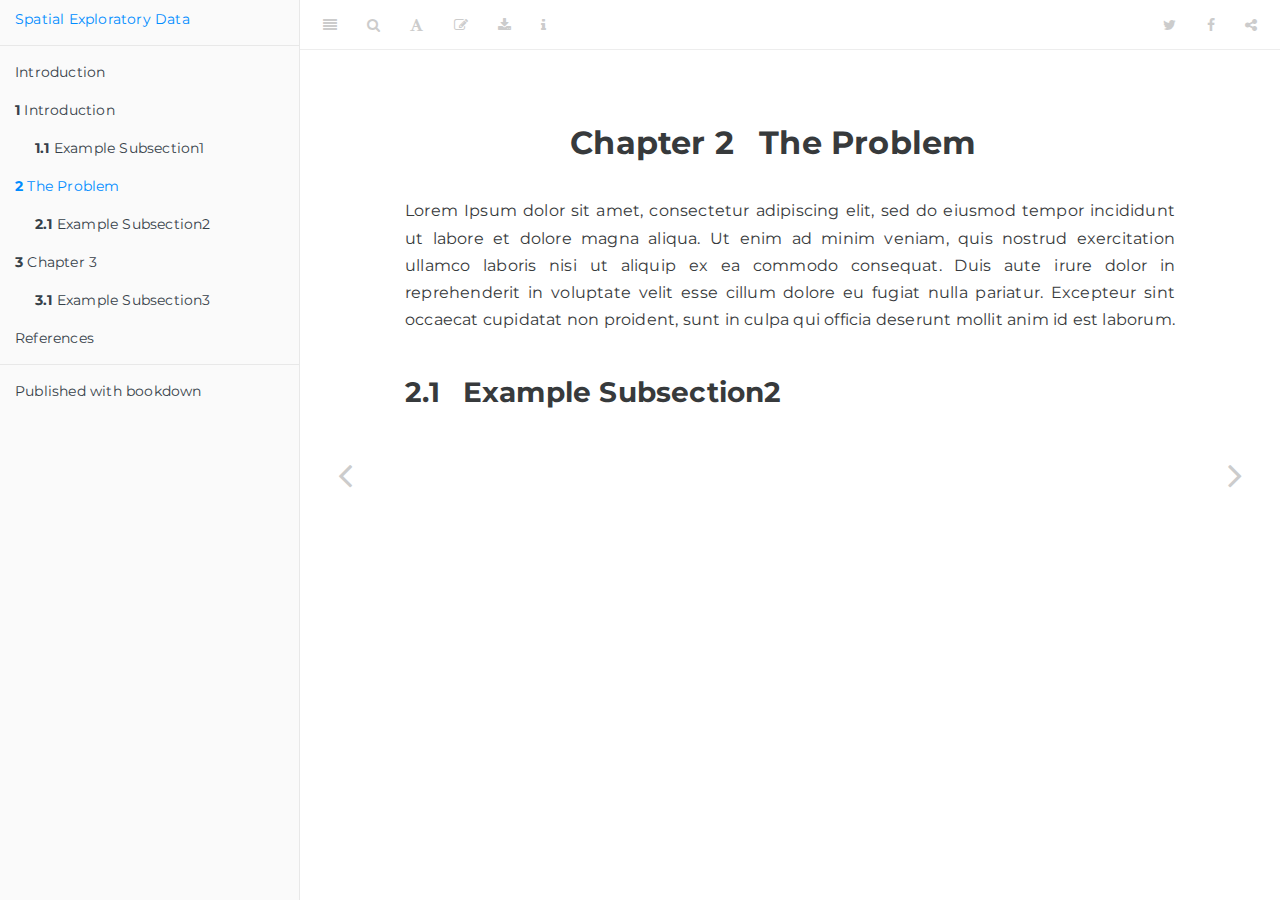
<file: docs/the-problem.html>
<!DOCTYPE html>
<html lang="" xml:lang="">
<head>

  <meta charset="utf-8" />
  <meta http-equiv="X-UA-Compatible" content="IE=edge" />
  <title>Chapter 2 The Problem | Exploratory spatial data analysis with GeoDa</title>
  <meta name="description" content="This is a bookdown example for the data analysis" />
  <meta name="generator" content="bookdown 0.20.6 and GitBook 2.6.7" />

  <meta property="og:title" content="Chapter 2 The Problem | Exploratory spatial data analysis with GeoDa" />
  <meta property="og:type" content="book" />
  
  
  <meta property="og:description" content="This is a bookdown example for the data analysis" />
  <meta name="github-repo" content="rstudio/bookdown-demo" />

  <meta name="twitter:card" content="summary" />
  <meta name="twitter:title" content="Chapter 2 The Problem | Exploratory spatial data analysis with GeoDa" />
  
  <meta name="twitter:description" content="This is a bookdown example for the data analysis" />
  

<meta name="author" content="Spatial Data Analysis Center" />


<meta name="date" content="2020-10-26" />

  <meta name="viewport" content="width=device-width, initial-scale=1" />
  <meta name="apple-mobile-web-app-capable" content="yes" />
  <meta name="apple-mobile-web-app-status-bar-style" content="black" />
  
  
<link rel="prev" href="intro.html"/>
<link rel="next" href="chapter-3.html"/>
<script src="libs/jquery-2.2.3/jquery.min.js"></script>
<link href="libs/gitbook-2.6.7/css/style.css" rel="stylesheet" />
<link href="libs/gitbook-2.6.7/css/plugin-table.css" rel="stylesheet" />
<link href="libs/gitbook-2.6.7/css/plugin-bookdown.css" rel="stylesheet" />
<link href="libs/gitbook-2.6.7/css/plugin-highlight.css" rel="stylesheet" />
<link href="libs/gitbook-2.6.7/css/plugin-search.css" rel="stylesheet" />
<link href="libs/gitbook-2.6.7/css/plugin-fontsettings.css" rel="stylesheet" />
<link href="libs/gitbook-2.6.7/css/plugin-clipboard.css" rel="stylesheet" />









<script src="libs/accessible-code-block-0.0.1/empty-anchor.js"></script>
<link href="libs/anchor-sections-1.0/anchor-sections.css" rel="stylesheet" />
<script src="libs/anchor-sections-1.0/anchor-sections.js"></script>


<style type="text/css">
code.sourceCode > span { display: inline-block; line-height: 1.25; }
code.sourceCode > span { color: inherit; text-decoration: inherit; }
code.sourceCode > span:empty { height: 1.2em; }
.sourceCode { overflow: visible; }
code.sourceCode { white-space: pre; position: relative; }
pre.sourceCode { margin: 0; }
@media screen {
div.sourceCode { overflow: auto; }
}
@media print {
code.sourceCode { white-space: pre-wrap; }
code.sourceCode > span { text-indent: -5em; padding-left: 5em; }
}
pre.numberSource code
  { counter-reset: source-line 0; }
pre.numberSource code > span
  { position: relative; left: -4em; counter-increment: source-line; }
pre.numberSource code > span > a:first-child::before
  { content: counter(source-line);
    position: relative; left: -1em; text-align: right; vertical-align: baseline;
    border: none; display: inline-block;
    -webkit-touch-callout: none; -webkit-user-select: none;
    -khtml-user-select: none; -moz-user-select: none;
    -ms-user-select: none; user-select: none;
    padding: 0 4px; width: 4em;
    color: #aaaaaa;
  }
pre.numberSource { margin-left: 3em; border-left: 1px solid #aaaaaa;  padding-left: 4px; }
div.sourceCode
  {   }
@media screen {
code.sourceCode > span > a:first-child::before { text-decoration: underline; }
}
code span.al { color: #ff0000; font-weight: bold; } /* Alert */
code span.an { color: #60a0b0; font-weight: bold; font-style: italic; } /* Annotation */
code span.at { color: #7d9029; } /* Attribute */
code span.bn { color: #40a070; } /* BaseN */
code span.bu { } /* BuiltIn */
code span.cf { color: #007020; font-weight: bold; } /* ControlFlow */
code span.ch { color: #4070a0; } /* Char */
code span.cn { color: #880000; } /* Constant */
code span.co { color: #60a0b0; font-style: italic; } /* Comment */
code span.cv { color: #60a0b0; font-weight: bold; font-style: italic; } /* CommentVar */
code span.do { color: #ba2121; font-style: italic; } /* Documentation */
code span.dt { color: #902000; } /* DataType */
code span.dv { color: #40a070; } /* DecVal */
code span.er { color: #ff0000; font-weight: bold; } /* Error */
code span.ex { } /* Extension */
code span.fl { color: #40a070; } /* Float */
code span.fu { color: #06287e; } /* Function */
code span.im { } /* Import */
code span.in { color: #60a0b0; font-weight: bold; font-style: italic; } /* Information */
code span.kw { color: #007020; font-weight: bold; } /* Keyword */
code span.op { color: #666666; } /* Operator */
code span.ot { color: #007020; } /* Other */
code span.pp { color: #bc7a00; } /* Preprocessor */
code span.sc { color: #4070a0; } /* SpecialChar */
code span.ss { color: #bb6688; } /* SpecialString */
code span.st { color: #4070a0; } /* String */
code span.va { color: #19177c; } /* Variable */
code span.vs { color: #4070a0; } /* VerbatimString */
code span.wa { color: #60a0b0; font-weight: bold; font-style: italic; } /* Warning */
</style>

<link rel="stylesheet" href="style.css" type="text/css" />
</head>

<body>



  <div class="book without-animation with-summary font-size-2 font-family-1" data-basepath=".">

    <div class="book-summary">
      <nav role="navigation">

<ul class="summary">
<li><a href="./">Spatial Exploratory Data</a></li>

<li class="divider"></li>
<li class="chapter" data-level="" data-path="index.html"><a href="index.html"><i class="fa fa-check"></i>Introduction</a></li>
<li class="chapter" data-level="1" data-path="intro.html"><a href="intro.html"><i class="fa fa-check"></i><b>1</b> Introduction</a><ul>
<li class="chapter" data-level="1.1" data-path="intro.html"><a href="intro.html#Example-1"><i class="fa fa-check"></i><b>1.1</b> Example Subsection1</a></li>
</ul></li>
<li class="chapter" data-level="2" data-path="the-problem.html"><a href="the-problem.html"><i class="fa fa-check"></i><b>2</b> The Problem</a><ul>
<li class="chapter" data-level="2.1" data-path="the-problem.html"><a href="the-problem.html#Example-2"><i class="fa fa-check"></i><b>2.1</b> Example Subsection2</a></li>
</ul></li>
<li class="chapter" data-level="3" data-path="chapter-3.html"><a href="chapter-3.html"><i class="fa fa-check"></i><b>3</b> Chapter 3</a><ul>
<li class="chapter" data-level="3.1" data-path="chapter-3.html"><a href="chapter-3.html#Example-3"><i class="fa fa-check"></i><b>3.1</b> Example Subsection3</a></li>
</ul></li>
<li class="chapter" data-level="" data-path="references.html"><a href="references.html"><i class="fa fa-check"></i>References</a></li>
<li class="divider"></li>
<li><a href="https://github.com/rstudio/bookdown" target="blank">Published with bookdown</a></li>

</ul>

      </nav>
    </div>

    <div class="book-body">
      <div class="body-inner">
        <div class="book-header" role="navigation">
          <h1>
            <i class="fa fa-circle-o-notch fa-spin"></i><a href="./"><span style='color: #4ba7b3; font-size:42px'>Exploratory spatial data analysis with GeoDa</a>
          </h1>
        </div>

        <div class="page-wrapper" tabindex="-1" role="main">
          <div class="page-inner">

            <section class="normal" id="section-">
<div id="the-problem" class="section level1">
<h1><span class="header-section-number">Chapter 2</span> The Problem</h1>
<p>Lorem Ipsum dolor sit amet, consectetur adipiscing elit, sed do eiusmod tempor incididunt ut labore et dolore magna aliqua. Ut enim ad minim veniam, quis nostrud exercitation ullamco laboris nisi ut aliquip ex ea commodo consequat. Duis aute irure dolor in reprehenderit in voluptate velit esse cillum dolore eu fugiat nulla pariatur. Excepteur sint occaecat cupidatat non proident, sunt in culpa qui officia deserunt mollit anim id est laborum.</p>
<div id="Example-2" class="section level2">
<h2><span class="header-section-number">2.1</span> Example Subsection2</h2>

</div>
</div>
            </section>

          </div>
        </div>
      </div>
<a href="intro.html" class="navigation navigation-prev " aria-label="Previous page"><i class="fa fa-angle-left"></i></a>
<a href="chapter-3.html" class="navigation navigation-next " aria-label="Next page"><i class="fa fa-angle-right"></i></a>
    </div>
  </div>
<script src="libs/gitbook-2.6.7/js/app.min.js"></script>
<script src="libs/gitbook-2.6.7/js/lunr.js"></script>
<script src="libs/gitbook-2.6.7/js/clipboard.min.js"></script>
<script src="libs/gitbook-2.6.7/js/plugin-search.js"></script>
<script src="libs/gitbook-2.6.7/js/plugin-sharing.js"></script>
<script src="libs/gitbook-2.6.7/js/plugin-fontsettings.js"></script>
<script src="libs/gitbook-2.6.7/js/plugin-bookdown.js"></script>
<script src="libs/gitbook-2.6.7/js/jquery.highlight.js"></script>
<script src="libs/gitbook-2.6.7/js/plugin-clipboard.js"></script>
<script>
gitbook.require(["gitbook"], function(gitbook) {
gitbook.start({
"sharing": {
"github": false,
"facebook": true,
"twitter": true,
"linkedin": false,
"weibo": false,
"instapaper": false,
"vk": false,
"all": ["facebook", "twitter", "linkedin", "weibo", "instapaper"]
},
"fontsettings": {
"theme": "white",
"family": "sans",
"size": 2
},
"edit": {
"link": "https://github.com/rstudio/bookdown-demo/edit/master/02-literature.Rmd",
"text": "Edit"
},
"history": {
"link": null,
"text": null
},
"view": {
"link": null,
"text": null
},
"download": ["Spatial insights.pdf", "Spatial insights.epub"],
"toc": {
"collapse": "subsection"
}
});
});
</script>

</body>

</html>
</file>
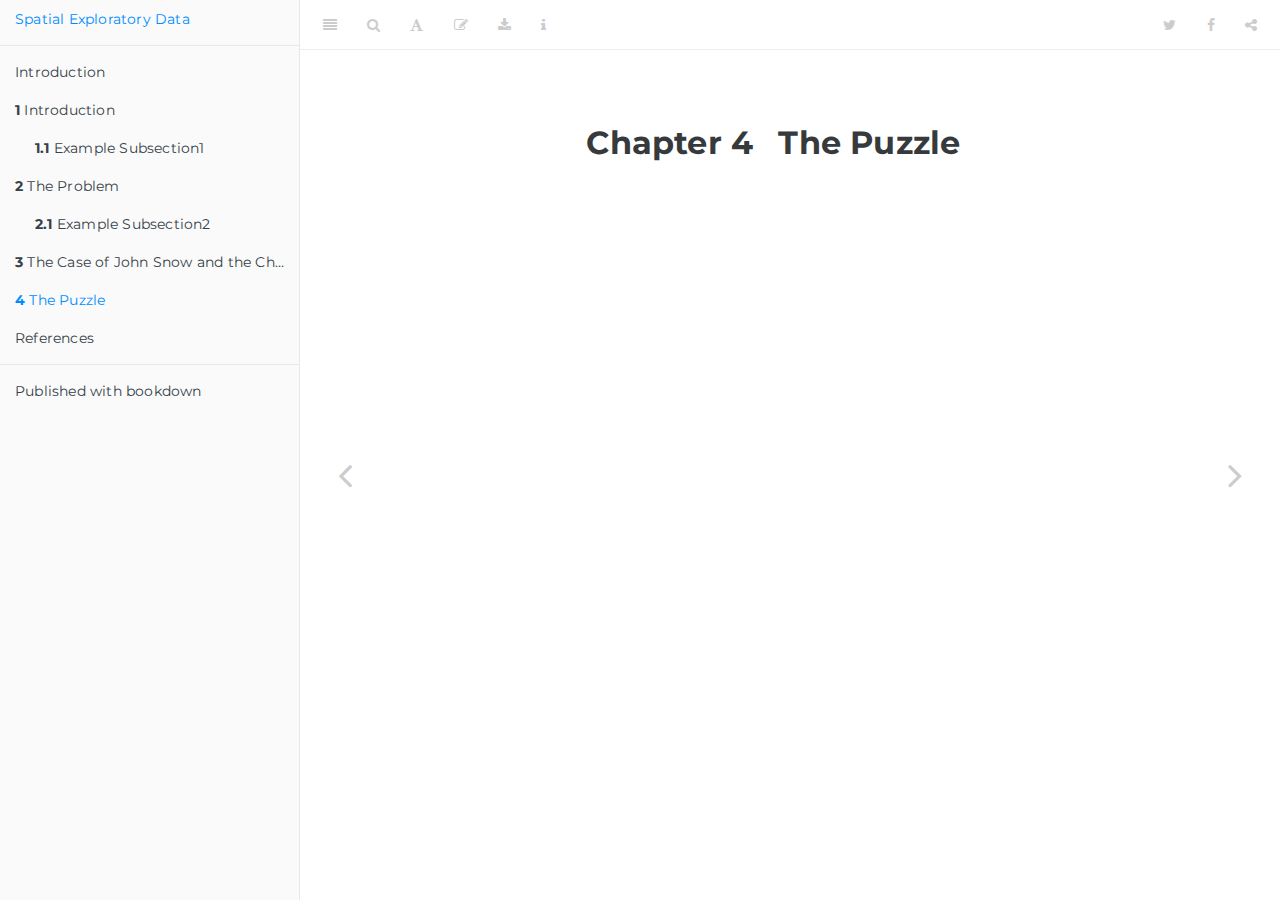
<file: docs/the-puzzle.html>
<!DOCTYPE html>
<html lang="" xml:lang="">
<head>

  <meta charset="utf-8" />
  <meta http-equiv="X-UA-Compatible" content="IE=edge" />
  <title>Chapter 4 The Puzzle | Exploratory spatial data analysis with GeoDa</title>
  <meta name="description" content="This is a bookdown example for the data analysis" />
  <meta name="generator" content="bookdown 0.21 and GitBook 2.6.7" />

  <meta property="og:title" content="Chapter 4 The Puzzle | Exploratory spatial data analysis with GeoDa" />
  <meta property="og:type" content="book" />
  
  
  <meta property="og:description" content="This is a bookdown example for the data analysis" />
  <meta name="github-repo" content="rstudio/bookdown-demo" />

  <meta name="twitter:card" content="summary" />
  <meta name="twitter:title" content="Chapter 4 The Puzzle | Exploratory spatial data analysis with GeoDa" />
  
  <meta name="twitter:description" content="This is a bookdown example for the data analysis" />
  

<meta name="author" content="Spatial Data Analysis Center" />


<meta name="date" content="2020-11-30" />

  <meta name="viewport" content="width=device-width, initial-scale=1" />
  <meta name="apple-mobile-web-app-capable" content="yes" />
  <meta name="apple-mobile-web-app-status-bar-style" content="black" />
  
  
<link rel="prev" href="the-case-of-john-snow-and-the-cholera-epidemic.html"/>
<link rel="next" href="references.html"/>
<script src="libs/jquery-2.2.3/jquery.min.js"></script>
<link href="libs/gitbook-2.6.7/css/style.css" rel="stylesheet" />
<link href="libs/gitbook-2.6.7/css/plugin-table.css" rel="stylesheet" />
<link href="libs/gitbook-2.6.7/css/plugin-bookdown.css" rel="stylesheet" />
<link href="libs/gitbook-2.6.7/css/plugin-highlight.css" rel="stylesheet" />
<link href="libs/gitbook-2.6.7/css/plugin-search.css" rel="stylesheet" />
<link href="libs/gitbook-2.6.7/css/plugin-fontsettings.css" rel="stylesheet" />
<link href="libs/gitbook-2.6.7/css/plugin-clipboard.css" rel="stylesheet" />









<script src="libs/accessible-code-block-0.0.1/empty-anchor.js"></script>
<link href="libs/anchor-sections-1.0/anchor-sections.css" rel="stylesheet" />
<script src="libs/anchor-sections-1.0/anchor-sections.js"></script>


<style type="text/css">
code.sourceCode > span { display: inline-block; line-height: 1.25; }
code.sourceCode > span { color: inherit; text-decoration: inherit; }
code.sourceCode > span:empty { height: 1.2em; }
.sourceCode { overflow: visible; }
code.sourceCode { white-space: pre; position: relative; }
pre.sourceCode { margin: 0; }
@media screen {
div.sourceCode { overflow: auto; }
}
@media print {
code.sourceCode { white-space: pre-wrap; }
code.sourceCode > span { text-indent: -5em; padding-left: 5em; }
}
pre.numberSource code
  { counter-reset: source-line 0; }
pre.numberSource code > span
  { position: relative; left: -4em; counter-increment: source-line; }
pre.numberSource code > span > a:first-child::before
  { content: counter(source-line);
    position: relative; left: -1em; text-align: right; vertical-align: baseline;
    border: none; display: inline-block;
    -webkit-touch-callout: none; -webkit-user-select: none;
    -khtml-user-select: none; -moz-user-select: none;
    -ms-user-select: none; user-select: none;
    padding: 0 4px; width: 4em;
    color: #aaaaaa;
  }
pre.numberSource { margin-left: 3em; border-left: 1px solid #aaaaaa;  padding-left: 4px; }
div.sourceCode
  {   }
@media screen {
code.sourceCode > span > a:first-child::before { text-decoration: underline; }
}
code span.al { color: #ff0000; font-weight: bold; } /* Alert */
code span.an { color: #60a0b0; font-weight: bold; font-style: italic; } /* Annotation */
code span.at { color: #7d9029; } /* Attribute */
code span.bn { color: #40a070; } /* BaseN */
code span.bu { } /* BuiltIn */
code span.cf { color: #007020; font-weight: bold; } /* ControlFlow */
code span.ch { color: #4070a0; } /* Char */
code span.cn { color: #880000; } /* Constant */
code span.co { color: #60a0b0; font-style: italic; } /* Comment */
code span.cv { color: #60a0b0; font-weight: bold; font-style: italic; } /* CommentVar */
code span.do { color: #ba2121; font-style: italic; } /* Documentation */
code span.dt { color: #902000; } /* DataType */
code span.dv { color: #40a070; } /* DecVal */
code span.er { color: #ff0000; font-weight: bold; } /* Error */
code span.ex { } /* Extension */
code span.fl { color: #40a070; } /* Float */
code span.fu { color: #06287e; } /* Function */
code span.im { } /* Import */
code span.in { color: #60a0b0; font-weight: bold; font-style: italic; } /* Information */
code span.kw { color: #007020; font-weight: bold; } /* Keyword */
code span.op { color: #666666; } /* Operator */
code span.ot { color: #007020; } /* Other */
code span.pp { color: #bc7a00; } /* Preprocessor */
code span.sc { color: #4070a0; } /* SpecialChar */
code span.ss { color: #bb6688; } /* SpecialString */
code span.st { color: #4070a0; } /* String */
code span.va { color: #19177c; } /* Variable */
code span.vs { color: #4070a0; } /* VerbatimString */
code span.wa { color: #60a0b0; font-weight: bold; font-style: italic; } /* Warning */
</style>

<link rel="stylesheet" href="style.css" type="text/css" />
</head>

<body>



  <div class="book without-animation with-summary font-size-2 font-family-1" data-basepath=".">

    <div class="book-summary">
      <nav role="navigation">

<ul class="summary">
<li><a href="./">Spatial Exploratory Data</a></li>

<li class="divider"></li>
<li class="chapter" data-level="" data-path="index.html"><a href="index.html"><i class="fa fa-check"></i>Introduction</a></li>
<li class="chapter" data-level="1" data-path="intro.html"><a href="intro.html"><i class="fa fa-check"></i><b>1</b> Introduction</a><ul>
<li class="chapter" data-level="1.1" data-path="intro.html"><a href="intro.html#Example-1"><i class="fa fa-check"></i><b>1.1</b> Example Subsection1</a></li>
</ul></li>
<li class="chapter" data-level="2" data-path="the-problem.html"><a href="the-problem.html"><i class="fa fa-check"></i><b>2</b> The Problem</a><ul>
<li class="chapter" data-level="2.1" data-path="the-problem.html"><a href="the-problem.html#Example-2"><i class="fa fa-check"></i><b>2.1</b> Example Subsection2</a></li>
</ul></li>
<li class="chapter" data-level="3" data-path="the-case-of-john-snow-and-the-cholera-epidemic.html"><a href="the-case-of-john-snow-and-the-cholera-epidemic.html"><i class="fa fa-check"></i><b>3</b> The Case of John Snow and the Cholera Epidemic</a></li>
<li class="chapter" data-level="4" data-path="the-puzzle.html"><a href="the-puzzle.html"><i class="fa fa-check"></i><b>4</b> The Puzzle</a></li>
<li class="chapter" data-level="" data-path="references.html"><a href="references.html"><i class="fa fa-check"></i>References</a></li>
<li class="divider"></li>
<li><a href="https://github.com/rstudio/bookdown" target="blank">Published with bookdown</a></li>

</ul>

      </nav>
    </div>

    <div class="book-body">
      <div class="body-inner">
        <div class="book-header" role="navigation">
          <h1>
            <i class="fa fa-circle-o-notch fa-spin"></i><a href="./"><span style='color: #4ba7b3; font-size:42px'>Exploratory spatial data analysis with GeoDa</a>
          </h1>
        </div>

        <div class="page-wrapper" tabindex="-1" role="main">
          <div class="page-inner">

            <section class="normal" id="section-">
<div id="the-puzzle" class="section level1">
<h1><span class="header-section-number">Chapter 4</span> The Puzzle</h1>
</div>
            </section>

          </div>
        </div>
      </div>
<a href="the-case-of-john-snow-and-the-cholera-epidemic.html" class="navigation navigation-prev " aria-label="Previous page"><i class="fa fa-angle-left"></i></a>
<a href="references.html" class="navigation navigation-next " aria-label="Next page"><i class="fa fa-angle-right"></i></a>
    </div>
  </div>
<script src="libs/gitbook-2.6.7/js/app.min.js"></script>
<script src="libs/gitbook-2.6.7/js/lunr.js"></script>
<script src="libs/gitbook-2.6.7/js/clipboard.min.js"></script>
<script src="libs/gitbook-2.6.7/js/plugin-search.js"></script>
<script src="libs/gitbook-2.6.7/js/plugin-sharing.js"></script>
<script src="libs/gitbook-2.6.7/js/plugin-fontsettings.js"></script>
<script src="libs/gitbook-2.6.7/js/plugin-bookdown.js"></script>
<script src="libs/gitbook-2.6.7/js/jquery.highlight.js"></script>
<script src="libs/gitbook-2.6.7/js/plugin-clipboard.js"></script>
<script>
gitbook.require(["gitbook"], function(gitbook) {
gitbook.start({
"sharing": {
"github": false,
"facebook": true,
"twitter": true,
"linkedin": false,
"weibo": false,
"instapaper": false,
"vk": false,
"all": ["facebook", "twitter", "linkedin", "weibo", "instapaper"]
},
"fontsettings": {
"theme": "white",
"family": "sans",
"size": 2
},
"edit": {
"link": "https://github.com/rstudio/bookdown-demo/edit/master/03-chapter3.Rmd",
"text": "Edit"
},
"history": {
"link": null,
"text": null
},
"view": {
"link": null,
"text": null
},
"download": ["Spatial insights.pdf", "Spatial insights.epub"],
"toc": {
"collapse": "subsection"
}
});
});
</script>

</body>

</html>
</file>
<file: docs/libs/gitbook-2.6.7/css/plugin-table.css>
.book .book-body .page-wrapper .page-inner section.normal table{display:table;width:100%;border-collapse:collapse;border-spacing:0;overflow:auto}.book .book-body .page-wrapper .page-inner section.normal table td,.book .book-body .page-wrapper .page-inner section.normal table th{padding:6px 13px;border:1px solid #ddd}.book .book-body .page-wrapper .page-inner section.normal table tr{background-color:#fff;border-top:1px solid #ccc}.book .book-body .page-wrapper .page-inner section.normal table tr:nth-child(2n){background-color:#f8f8f8}.book .book-body .page-wrapper .page-inner section.normal table th{font-weight:700}
</file>
<file: docs/libs/gitbook-2.6.7/css/plugin-bookdown.css>
.book .book-header h1 {
  padding-left: 20px;
  padding-right: 20px;
}
.book .book-header.fixed {
  position: fixed;
  right: 0;
  top: 0;
  left: 0;
  border-bottom: 1px solid rgba(0,0,0,.07);
}
span.search-highlight {
  background-color: #ffff88;
}
@media (min-width: 600px) {
  .book.with-summary .book-header.fixed {
    left: 300px;
  }
}
@media (max-width: 1240px) {
  .book .book-body.fixed {
    top: 50px;
  }
  .book .book-body.fixed .body-inner {
    top: auto;
  }
}
@media (max-width: 600px) {
  .book.with-summary .book-header.fixed {
    left: calc(100% - 60px);
    min-width: 300px;
  }
  .book.with-summary .book-body {
    transform: none;
    left: calc(100% - 60px);
    min-width: 300px;
  }
  .book .book-body.fixed {
    top: 0;
  }
}

.book .book-body.fixed .body-inner {
  top: 50px;
}
.book .book-body .page-wrapper .page-inner section.normal sub, .book .book-body .page-wrapper .page-inner section.normal sup {
  font-size: 85%;
}

@media print {
  .book .book-summary, .book .book-body .book-header, .fa {
    display: none !important;
  }
  .book .book-body.fixed {
    left: 0px;
  }
  .book .book-body,.book .book-body .body-inner, .book.with-summary {
    overflow: visible !important;
  }
}
.kable_wrapper {
  border-spacing: 20px 0;
  border-collapse: separate;
  border: none;
  margin: auto;
}
.kable_wrapper > tbody > tr > td {
  vertical-align: top;
}
.book .book-body .page-wrapper .page-inner section.normal table tr.header {
  border-top-width: 2px;
}
.book .book-body .page-wrapper .page-inner section.normal table tr:last-child td {
  border-bottom-width: 2px;
}
.book .book-body .page-wrapper .page-inner section.normal table td, .book .book-body .page-wrapper .page-inner section.normal table th {
  border-left: none;
  border-right: none;
}
.book .book-body .page-wrapper .page-inner section.normal table.kable_wrapper > tbody > tr, .book .book-body .page-wrapper .page-inner section.normal table.kable_wrapper > tbody > tr > td {
  border-top: none;
}
.book .book-body .page-wrapper .page-inner section.normal table.kable_wrapper > tbody > tr:last-child > td {
    border-bottom: none;
}

div.theorem, div.lemma, div.corollary, div.proposition, div.conjecture {
  font-style: italic;
}
span.theorem, span.lemma, span.corollary, span.proposition, span.conjecture {
  font-style: normal;
}
div.proof>*:last-child:after {
  content: "\25a2";
  float: right;
}
.header-section-number {
  padding-right: .5em;
}
</file>
<file: docs/libs/gitbook-2.6.7/css/plugin-highlight.css>
.book .book-body .page-wrapper .page-inner section.normal pre,
.book .book-body .page-wrapper .page-inner section.normal code {
  /* http://jmblog.github.com/color-themes-for-google-code-highlightjs */
  /* Tomorrow Comment */
  /* Tomorrow Red */
  /* Tomorrow Orange */
  /* Tomorrow Yellow */
  /* Tomorrow Green */
  /* Tomorrow Aqua */
  /* Tomorrow Blue */
  /* Tomorrow Purple */
}
.book .book-body .page-wrapper .page-inner section.normal pre .hljs-comment,
.book .book-body .page-wrapper .page-inner section.normal code .hljs-comment,
.book .book-body .page-wrapper .page-inner section.normal pre .hljs-title,
.book .book-body .page-wrapper .page-inner section.normal code .hljs-title {
  color: #8e908c;
}
.book .book-body .page-wrapper .page-inner section.normal pre .hljs-variable,
.book .book-body .page-wrapper .page-inner section.normal code .hljs-variable,
.book .book-body .page-wrapper .page-inner section.normal pre .hljs-attribute,
.book .book-body .page-wrapper .page-inner section.normal code .hljs-attribute,
.book .book-body .page-wrapper .page-inner section.normal pre .hljs-tag,
.book .book-body .page-wrapper .page-inner section.normal code .hljs-tag,
.book .book-body .page-wrapper .page-inner section.normal pre .hljs-regexp,
.book .book-body .page-wrapper .page-inner section.normal code .hljs-regexp,
.book .book-body .page-wrapper .page-inner section.normal pre .ruby .hljs-constant,
.book .book-body .page-wrapper .page-inner section.normal code .ruby .hljs-constant,
.book .book-body .page-wrapper .page-inner section.normal pre .xml .hljs-tag .hljs-title,
.book .book-body .page-wrapper .page-inner section.normal code .xml .hljs-tag .hljs-title,
.book .book-body .page-wrapper .page-inner section.normal pre .xml .hljs-pi,
.book .book-body .page-wrapper .page-inner section.normal code .xml .hljs-pi,
.book .book-body .page-wrapper .page-inner section.normal pre .xml .hljs-doctype,
.book .book-body .page-wrapper .page-inner section.normal code .xml .hljs-doctype,
.book .book-body .page-wrapper .page-inner section.normal pre .html .hljs-doctype,
.book .book-body .page-wrapper .page-inner section.normal code .html .hljs-doctype,
.book .book-body .page-wrapper .page-inner section.normal pre .css .hljs-id,
.book .book-body .page-wrapper .page-inner section.normal code .css .hljs-id,
.book .book-body .page-wrapper .page-inner section.normal pre .css .hljs-class,
.book .book-body .page-wrapper .page-inner section.normal code .css .hljs-class,
.book .book-body .page-wrapper .page-inner section.normal pre .css .hljs-pseudo,
.book .book-body .page-wrapper .page-inner section.normal code .css .hljs-pseudo {
  color: #c82829;
}
.book .book-body .page-wrapper .page-inner section.normal pre .hljs-number,
.book .book-body .page-wrapper .page-inner section.normal code .hljs-number,
.book .book-body .page-wrapper .page-inner section.normal pre .hljs-preprocessor,
.book .book-body .page-wrapper .page-inner section.normal code .hljs-preprocessor,
.book .book-body .page-wrapper .page-inner section.normal pre .hljs-pragma,
.book .book-body .page-wrapper .page-inner section.normal code .hljs-pragma,
.book .book-body .page-wrapper .page-inner section.normal pre .hljs-built_in,
.book .book-body .page-wrapper .page-inner section.normal code .hljs-built_in,
.book .book-body .page-wrapper .page-inner section.normal pre .hljs-literal,
.book .book-body .page-wrapper .page-inner section.normal code .hljs-literal,
.book .book-body .page-wrapper .page-inner section.normal pre .hljs-params,
.book .book-body .page-wrapper .page-inner section.normal code .hljs-params,
.book .book-body .page-wrapper .page-inner section.normal pre .hljs-constant,
.book .book-body .page-wrapper .page-inner section.normal code .hljs-constant {
  color: #f5871f;
}
.book .book-body .page-wrapper .page-inner section.normal pre .ruby .hljs-class .hljs-title,
.book .book-body .page-wrapper .page-inner section.normal code .ruby .hljs-class .hljs-title,
.book .book-body .page-wrapper .page-inner section.normal pre .css .hljs-rules .hljs-attribute,
.book .book-body .page-wrapper .page-inner section.normal code .css .hljs-rules .hljs-attribute {
  color: #eab700;
}
.book .book-body .page-wrapper .page-inner section.normal pre .hljs-string,
.book .book-body .page-wrapper .page-inner section.normal code .hljs-string,
.book .book-body .page-wrapper .page-inner section.normal pre .hljs-value,
.book .book-body .page-wrapper .page-inner section.normal code .hljs-value,
.book .book-body .page-wrapper .page-inner section.normal pre .hljs-inheritance,
.book .book-body .page-wrapper .page-inner section.normal code .hljs-inheritance,
.book .book-body .page-wrapper .page-inner section.normal pre .hljs-header,
.book .book-body .page-wrapper .page-inner section.normal code .hljs-header,
.book .book-body .page-wrapper .page-inner section.normal pre .ruby .hljs-symbol,
.book .book-body .page-wrapper .page-inner section.normal code .ruby .hljs-symbol,
.book .book-body .page-wrapper .page-inner section.normal pre .xml .hljs-cdata,
.book .book-body .page-wrapper .page-inner section.normal code .xml .hljs-cdata {
  color: #718c00;
}
.book .book-body .page-wrapper .page-inner section.normal pre .css .hljs-hexcolor,
.book .book-body .page-wrapper .page-inner section.normal code .css .hljs-hexcolor {
  color: #3e999f;
}
.book .book-body .page-wrapper .page-inner section.normal pre .hljs-function,
.book .book-body .page-wrapper .page-inner section.normal code .hljs-function,
.book .book-body .page-wrapper .page-inner section.normal pre .python .hljs-decorator,
.book .book-body .page-wrapper .page-inner section.normal code .python .hljs-decorator,
.book .book-body .page-wrapper .page-inner section.normal pre .python .hljs-title,
.book .book-body .page-wrapper .page-inner section.normal code .python .hljs-title,
.book .book-body .page-wrapper .page-inner section.normal pre .ruby .hljs-function .hljs-title,
.book .book-body .page-wrapper .page-inner section.normal code .ruby .hljs-function .hljs-title,
.book .book-body .page-wrapper .page-inner section.normal pre .ruby .hljs-title .hljs-keyword,
.book .book-body .page-wrapper .page-inner section.normal code .ruby .hljs-title .hljs-keyword,
.book .book-body .page-wrapper .page-inner section.normal pre .perl .hljs-sub,
.book .book-body .page-wrapper .page-inner section.normal code .perl .hljs-sub,
.book .book-body .page-wrapper .page-inner section.normal pre .javascript .hljs-title,
.book .book-body .page-wrapper .page-inner section.normal code .javascript .hljs-title,
.book .book-body .page-wrapper .page-inner section.normal pre .coffeescript .hljs-title,
.book .book-body .page-wrapper .page-inner section.normal code .coffeescript .hljs-title {
  color: #4271ae;
}
.book .book-body .page-wrapper .page-inner section.normal pre .hljs-keyword,
.book .book-body .page-wrapper .page-inner section.normal code .hljs-keyword,
.book .book-body .page-wrapper .page-inner section.normal pre .javascript .hljs-function,
.book .book-body .page-wrapper .page-inner section.normal code .javascript .hljs-function {
  color: #8959a8;
}
.book .book-body .page-wrapper .page-inner section.normal pre .hljs,
.book .book-body .page-wrapper .page-inner section.normal code .hljs {
  display: block;
  background: white;
  color: #4d4d4c;
  padding: 0.5em;
}
.book .book-body .page-wrapper .page-inner section.normal pre .coffeescript .javascript,
.book .book-body .page-wrapper .page-inner section.normal code .coffeescript .javascript,
.book .book-body .page-wrapper .page-inner section.normal pre .javascript .xml,
.book .book-body .page-wrapper .page-inner section.normal code .javascript .xml,
.book .book-body .page-wrapper .page-inner section.normal pre .tex .hljs-formula,
.book .book-body .page-wrapper .page-inner section.normal code .tex .hljs-formula,
.book .book-body .page-wrapper .page-inner section.normal pre .xml .javascript,
.book .book-body .page-wrapper .page-inner section.normal code .xml .javascript,
.book .book-body .page-wrapper .page-inner section.normal pre .xml .vbscript,
.book .book-body .page-wrapper .page-inner section.normal code .xml .vbscript,
.book .book-body .page-wrapper .page-inner section.normal pre .xml .css,
.book .book-body .page-wrapper .page-inner section.normal code .xml .css,
.book .book-body .page-wrapper .page-inner section.normal pre .xml .hljs-cdata,
.book .book-body .page-wrapper .page-inner section.normal code .xml .hljs-cdata {
  opacity: 0.5;
}
.book.color-theme-1 .book-body .page-wrapper .page-inner section.normal pre,
.book.color-theme-1 .book-body .page-wrapper .page-inner section.normal code {
  /*

Orginal Style from ethanschoonover.com/solarized (c) Jeremy Hull <sourdrums@gmail.com>

*/
  /* Solarized Green */
  /* Solarized Cyan */
  /* Solarized Blue */
  /* Solarized Yellow */
  /* Solarized Orange */
  /* Solarized Red */
  /* Solarized Violet */
}
.book.color-theme-1 .book-body .page-wrapper .page-inner section.normal pre .hljs,
.book.color-theme-1 .book-body .page-wrapper .page-inner section.normal code .hljs {
  display: block;
  padding: 0.5em;
  background: #fdf6e3;
  color: #657b83;
}
.book.color-theme-1 .book-body .page-wrapper .page-inner section.normal pre .hljs-comment,
.book.color-theme-1 .book-body .page-wrapper .page-inner section.normal code .hljs-comment,
.book.color-theme-1 .book-body .page-wrapper .page-inner section.normal pre .hljs-template_comment,
.book.color-theme-1 .book-body .page-wrapper .page-inner section.normal code .hljs-template_comment,
.book.color-theme-1 .book-body .page-wrapper .page-inner section.normal pre .diff .hljs-header,
.book.color-theme-1 .book-body .page-wrapper .page-inner section.normal code .diff .hljs-header,
.book.color-theme-1 .book-body .page-wrapper .page-inner section.normal pre .hljs-doctype,
.book.color-theme-1 .book-body .page-wrapper .page-inner section.normal code .hljs-doctype,
.book.color-theme-1 .book-body .page-wrapper .page-inner section.normal pre .hljs-pi,
.book.color-theme-1 .book-body .page-wrapper .page-inner section.normal code .hljs-pi,
.book.color-theme-1 .book-body .page-wrapper .page-inner section.normal pre .lisp .hljs-string,
.book.color-theme-1 .book-body .page-wrapper .page-inner section.normal code .lisp .hljs-string,
.book.color-theme-1 .book-body .page-wrapper .page-inner section.normal pre .hljs-javadoc,
.book.color-theme-1 .book-body .page-wrapper .page-inner section.normal code .hljs-javadoc {
  color: #93a1a1;
}
.book.color-theme-1 .book-body .page-wrapper .page-inner section.normal pre .hljs-keyword,
.book.color-theme-1 .book-body .page-wrapper .page-inner section.normal code .hljs-keyword,
.book.color-theme-1 .book-body .page-wrapper .page-inner section.normal pre .hljs-winutils,
.book.color-theme-1 .book-body .page-wrapper .page-inner section.normal code .hljs-winutils,
.book.color-theme-1 .book-body .page-wrapper .page-inner section.normal pre .method,
.book.color-theme-1 .book-body .page-wrapper .page-inner section.normal code .method,
.book.color-theme-1 .book-body .page-wrapper .page-inner section.normal pre .hljs-addition,
.book.color-theme-1 .book-body .page-wrapper .page-inner section.normal code .hljs-addition,
.book.color-theme-1 .book-body .page-wrapper .page-inner section.normal pre .css .hljs-tag,
.book.color-theme-1 .book-body .page-wrapper .page-inner section.normal code .css .hljs-tag,
.book.color-theme-1 .book-body .page-wrapper .page-inner section.normal pre .hljs-request,
.book.color-theme-1 .book-body .page-wrapper .page-inner section.normal code .hljs-request,
.book.color-theme-1 .book-body .page-wrapper .page-inner section.normal pre .hljs-status,
.book.color-theme-1 .book-body .page-wrapper .page-inner section.normal code .hljs-status,
.book.color-theme-1 .book-body .page-wrapper .page-inner section.normal pre .nginx .hljs-title,
.book.color-theme-1 .book-body .page-wrapper .page-inner section.normal code .nginx .hljs-title {
  color: #859900;
}
.book.color-theme-1 .book-body .page-wrapper .page-inner section.normal pre .hljs-number,
.book.color-theme-1 .book-body .page-wrapper .page-inner section.normal code .hljs-number,
.book.color-theme-1 .book-body .page-wrapper .page-inner section.normal pre .hljs-command,
.book.color-theme-1 .book-body .page-wrapper .page-inner section.normal code .hljs-command,
.book.color-theme-1 .book-body .page-wrapper .page-inner section.normal pre .hljs-string,
.book.color-theme-1 .book-body .page-wrapper .page-inner section.normal code .hljs-string,
.book.color-theme-1 .book-body .page-wrapper .page-inner section.normal pre .hljs-tag .hljs-value,
.book.color-theme-1 .book-body .page-wrapper .page-inner section.normal code .hljs-tag .hljs-value,
.book.color-theme-1 .book-body .page-wrapper .page-inner section.normal pre .hljs-rules .hljs-value,
.book.color-theme-1 .book-body .page-wrapper .page-inner section.normal code .hljs-rules .hljs-value,
.book.color-theme-1 .book-body .page-wrapper .page-inner section.normal pre .hljs-phpdoc,
.book.color-theme-1 .book-body .page-wrapper .page-inner section.normal code .hljs-phpdoc,
.book.color-theme-1 .book-body .page-wrapper .page-inner section.normal pre .tex .hljs-formula,
.book.color-theme-1 .book-body .page-wrapper .page-inner section.normal code .tex .hljs-formula,
.book.color-theme-1 .book-body .page-wrapper .page-inner section.normal pre .hljs-regexp,
.book.color-theme-1 .book-body .page-wrapper .page-inner section.normal code .hljs-regexp,
.book.color-theme-1 .book-body .page-wrapper .page-inner section.normal pre .hljs-hexcolor,
.book.color-theme-1 .book-body .page-wrapper .page-inner section.normal code .hljs-hexcolor,
.book.color-theme-1 .book-body .page-wrapper .page-inner section.normal pre .hljs-link_url,
.book.color-theme-1 .book-body .page-wrapper .page-inner section.normal code .hljs-link_url {
  color: #2aa198;
}
.book.color-theme-1 .book-body .page-wrapper .page-inner section.normal pre .hljs-title,
.book.color-theme-1 .book-body .page-wrapper .page-inner section.normal code .hljs-title,
.book.color-theme-1 .book-body .page-wrapper .page-inner section.normal pre .hljs-localvars,
.book.color-theme-1 .book-body .page-wrapper .page-inner section.normal code .hljs-localvars,
.book.color-theme-1 .book-body .page-wrapper .page-inner section.normal pre .hljs-chunk,
.book.color-theme-1 .book-body .page-wrapper .page-inner section.normal code .hljs-chunk,
.book.color-theme-1 .book-body .page-wrapper .page-inner section.normal pre .hljs-decorator,
.book.color-theme-1 .book-body .page-wrapper .page-inner section.normal code .hljs-decorator,
.book.color-theme-1 .book-body .page-wrapper .page-inner section.normal pre .hljs-built_in,
.book.color-theme-1 .book-body .page-wrapper .page-inner section.normal code .hljs-built_in,
.book.color-theme-1 .book-body .page-wrapper .page-inner section.normal pre .hljs-identifier,
.book.color-theme-1 .book-body .page-wrapper .page-inner section.normal code .hljs-identifier,
.book.color-theme-1 .book-body .page-wrapper .page-inner section.normal pre .vhdl .hljs-literal,
.book.color-theme-1 .book-body .page-wrapper .page-inner section.normal code .vhdl .hljs-literal,
.book.color-theme-1 .book-body .page-wrapper .page-inner section.normal pre .hljs-id,
.book.color-theme-1 .book-body .page-wrapper .page-inner section.normal code .hljs-id,
.book.color-theme-1 .book-body .page-wrapper .page-inner section.normal pre .css .hljs-function,
.book.color-theme-1 .book-body .page-wrapper .page-inner section.normal code .css .hljs-function {
  color: #268bd2;
}
.book.color-theme-1 .book-body .page-wrapper .page-inner section.normal pre .hljs-attribute,
.book.color-theme-1 .book-body .page-wrapper .page-inner section.normal code .hljs-attribute,
.book.color-theme-1 .book-body .page-wrapper .page-inner section.normal pre .hljs-variable,
.book.color-theme-1 .book-body .page-wrapper .page-inner section.normal code .hljs-variable,
.book.color-theme-1 .book-body .page-wrapper .page-inner section.normal pre .lisp .hljs-body,
.book.color-theme-1 .book-body .page-wrapper .page-inner section.normal code .lisp .hljs-body,
.book.color-theme-1 .book-body .page-wrapper .page-inner section.normal pre .smalltalk .hljs-number,
.book.color-theme-1 .book-body .page-wrapper .page-inner section.normal code .smalltalk .hljs-number,
.book.color-theme-1 .book-body .page-wrapper .page-inner section.normal pre .hljs-constant,
.book.color-theme-1 .book-body .page-wrapper .page-inner section.normal code .hljs-constant,
.book.color-theme-1 .book-body .page-wrapper .page-inner section.normal pre .hljs-class .hljs-title,
.book.color-theme-1 .book-body .page-wrapper .page-inner section.normal code .hljs-class .hljs-title,
.book.color-theme-1 .book-body .page-wrapper .page-inner section.normal pre .hljs-parent,
.book.color-theme-1 .book-body .page-wrapper .page-inner section.normal code .hljs-parent,
.book.color-theme-1 .book-body .page-wrapper .page-inner section.normal pre .haskell .hljs-type,
.book.color-theme-1 .book-body .page-wrapper .page-inner section.normal code .haskell .hljs-type,
.book.color-theme-1 .book-body .page-wrapper .page-inner section.normal pre .hljs-link_reference,
.book.color-theme-1 .book-body .page-wrapper .page-inner section.normal code .hljs-link_reference {
  color: #b58900;
}
.book.color-theme-1 .book-body .page-wrapper .page-inner section.normal pre .hljs-preprocessor,
.book.color-theme-1 .book-body .page-wrapper .page-inner section.normal code .hljs-preprocessor,
.book.color-theme-1 .book-body .page-wrapper .page-inner section.normal pre .hljs-preprocessor .hljs-keyword,
.book.color-theme-1 .book-body .page-wrapper .page-inner section.normal code .hljs-preprocessor .hljs-keyword,
.book.color-theme-1 .book-body .page-wrapper .page-inner section.normal pre .hljs-pragma,
.book.color-theme-1 .book-body .page-wrapper .page-inner section.normal code .hljs-pragma,
.book.color-theme-1 .book-body .page-wrapper .page-inner section.normal pre .hljs-shebang,
.book.color-theme-1 .book-body .page-wrapper .page-inner section.normal code .hljs-shebang,
.book.color-theme-1 .book-body .page-wrapper .page-inner section.normal pre .hljs-symbol,
.book.color-theme-1 .book-body .page-wrapper .page-inner section.normal code .hljs-symbol,
.book.color-theme-1 .book-body .page-wrapper .page-inner section.normal pre .hljs-symbol .hljs-string,
.book.color-theme-1 .book-body .page-wrapper .page-inner section.normal code .hljs-symbol .hljs-string,
.book.color-theme-1 .book-body .page-wrapper .page-inner section.normal pre .diff .hljs-change,
.book.color-theme-1 .book-body .page-wrapper .page-inner section.normal code .diff .hljs-change,
.book.color-theme-1 .book-body .page-wrapper .page-inner section.normal pre .hljs-special,
.book.color-theme-1 .book-body .page-wrapper .page-inner section.normal code .hljs-special,
.book.color-theme-1 .book-body .page-wrapper .page-inner section.normal pre .hljs-attr_selector,
.book.color-theme-1 .book-body .page-wrapper .page-inner section.normal code .hljs-attr_selector,
.book.color-theme-1 .book-body .page-wrapper .page-inner section.normal pre .hljs-subst,
.book.color-theme-1 .book-body .page-wrapper .page-inner section.normal code .hljs-subst,
.book.color-theme-1 .book-body .page-wrapper .page-inner section.normal pre .hljs-cdata,
.book.color-theme-1 .book-body .page-wrapper .page-inner section.normal code .hljs-cdata,
.book.color-theme-1 .book-body .page-wrapper .page-inner section.normal pre .clojure .hljs-title,
.book.color-theme-1 .book-body .page-wrapper .page-inner section.normal code .clojure .hljs-title,
.book.color-theme-1 .book-body .page-wrapper .page-inner section.normal pre .css .hljs-pseudo,
.book.color-theme-1 .book-body .page-wrapper .page-inner section.normal code .css .hljs-pseudo,
.book.color-theme-1 .book-body .page-wrapper .page-inner section.normal pre .hljs-header,
.book.color-theme-1 .book-body .page-wrapper .page-inner section.normal code .hljs-header {
  color: #cb4b16;
}
.book.color-theme-1 .book-body .page-wrapper .page-inner section.normal pre .hljs-deletion,
.book.color-theme-1 .book-body .page-wrapper .page-inner section.normal code .hljs-deletion,
.book.color-theme-1 .book-body .page-wrapper .page-inner section.normal pre .hljs-important,
.book.color-theme-1 .book-body .page-wrapper .page-inner section.normal code .hljs-important {
  color: #dc322f;
}
.book.color-theme-1 .book-body .page-wrapper .page-inner section.normal pre .hljs-link_label,
.book.color-theme-1 .book-body .page-wrapper .page-inner section.normal code .hljs-link_label {
  color: #6c71c4;
}
.book.color-theme-1 .book-body .page-wrapper .page-inner section.normal pre .tex .hljs-formula,
.book.color-theme-1 .book-body .page-wrapper .page-inner section.normal code .tex .hljs-formula {
  background: #eee8d5;
}
.book.color-theme-2 .book-body .page-wrapper .page-inner section.normal pre,
.book.color-theme-2 .book-body .page-wrapper .page-inner section.normal code {
  /* Tomorrow Night Bright Theme */
  /* Original theme - https://github.com/chriskempson/tomorrow-theme */
  /* http://jmblog.github.com/color-themes-for-google-code-highlightjs */
  /* Tomorrow Comment */
  /* Tomorrow Red */
  /* Tomorrow Orange */
  /* Tomorrow Yellow */
  /* Tomorrow Green */
  /* Tomorrow Aqua */
  /* Tomorrow Blue */
  /* Tomorrow Purple */
}
.book.color-theme-2 .book-body .page-wrapper .page-inner section.normal pre .hljs-comment,
.book.color-theme-2 .book-body .page-wrapper .page-inner section.normal code .hljs-comment,
.book.color-theme-2 .book-body .page-wrapper .page-inner section.normal pre .hljs-title,
.book.color-theme-2 .book-body .page-wrapper .page-inner section.normal code .hljs-title {
  color: #969896;
}
.book.color-theme-2 .book-body .page-wrapper .page-inner section.normal pre .hljs-variable,
.book.color-theme-2 .book-body .page-wrapper .page-inner section.normal code .hljs-variable,
.book.color-theme-2 .book-body .page-wrapper .page-inner section.normal pre .hljs-attribute,
.book.color-theme-2 .book-body .page-wrapper .page-inner section.normal code .hljs-attribute,
.book.color-theme-2 .book-body .page-wrapper .page-inner section.normal pre .hljs-tag,
.book.color-theme-2 .book-body .page-wrapper .page-inner section.normal code .hljs-tag,
.book.color-theme-2 .book-body .page-wrapper .page-inner section.normal pre .hljs-regexp,
.book.color-theme-2 .book-body .page-wrapper .page-inner section.normal code .hljs-regexp,
.book.color-theme-2 .book-body .page-wrapper .page-inner section.normal pre .ruby .hljs-constant,
.book.color-theme-2 .book-body .page-wrapper .page-inner section.normal code .ruby .hljs-constant,
.book.color-theme-2 .book-body .page-wrapper .page-inner section.normal pre .xml .hljs-tag .hljs-title,
.book.color-theme-2 .book-body .page-wrapper .page-inner section.normal code .xml .hljs-tag .hljs-title,
.book.color-theme-2 .book-body .page-wrapper .page-inner section.normal pre .xml .hljs-pi,
.book.color-theme-2 .book-body .page-wrapper .page-inner section.normal code .xml .hljs-pi,
.book.color-theme-2 .book-body .page-wrapper .page-inner section.normal pre .xml .hljs-doctype,
.book.color-theme-2 .book-body .page-wrapper .page-inner section.normal code .xml .hljs-doctype,
.book.color-theme-2 .book-body .page-wrapper .page-inner section.normal pre .html .hljs-doctype,
.book.color-theme-2 .book-body .page-wrapper .page-inner section.normal code .html .hljs-doctype,
.book.color-theme-2 .book-body .page-wrapper .page-inner section.normal pre .css .hljs-id,
.book.color-theme-2 .book-body .page-wrapper .page-inner section.normal code .css .hljs-id,
.book.color-theme-2 .book-body .page-wrapper .page-inner section.normal pre .css .hljs-class,
.book.color-theme-2 .book-body .page-wrapper .page-inner section.normal code .css .hljs-class,
.book.color-theme-2 .book-body .page-wrapper .page-inner section.normal pre .css .hljs-pseudo,
.book.color-theme-2 .book-body .page-wrapper .page-inner section.normal code .css .hljs-pseudo {
  color: #d54e53;
}
.book.color-theme-2 .book-body .page-wrapper .page-inner section.normal pre .hljs-number,
.book.color-theme-2 .book-body .page-wrapper .page-inner section.normal code .hljs-number,
.book.color-theme-2 .book-body .page-wrapper .page-inner section.normal pre .hljs-preprocessor,
.book.color-theme-2 .book-body .page-wrapper .page-inner section.normal code .hljs-preprocessor,
.book.color-theme-2 .book-body .page-wrapper .page-inner section.normal pre .hljs-pragma,
.book.color-theme-2 .book-body .page-wrapper .page-inner section.normal code .hljs-pragma,
.book.color-theme-2 .book-body .page-wrapper .page-inner section.normal pre .hljs-built_in,
.book.color-theme-2 .book-body .page-wrapper .page-inner section.normal code .hljs-built_in,
.book.color-theme-2 .book-body .page-wrapper .page-inner section.normal pre .hljs-literal,
.book.color-theme-2 .book-body .page-wrapper .page-inner section.normal code .hljs-literal,
.book.color-theme-2 .book-body .page-wrapper .page-inner section.normal pre .hljs-params,
.book.color-theme-2 .book-body .page-wrapper .page-inner section.normal code .hljs-params,
.book.color-theme-2 .book-body .page-wrapper .page-inner section.normal pre .hljs-constant,
.book.color-theme-2 .book-body .page-wrapper .page-inner section.normal code .hljs-constant {
  color: #e78c45;
}
.book.color-theme-2 .book-body .page-wrapper .page-inner section.normal pre .ruby .hljs-class .hljs-title,
.book.color-theme-2 .book-body .page-wrapper .page-inner section.normal code .ruby .hljs-class .hljs-title,
.book.color-theme-2 .book-body .page-wrapper .page-inner section.normal pre .css .hljs-rules .hljs-attribute,
.book.color-theme-2 .book-body .page-wrapper .page-inner section.normal code .css .hljs-rules .hljs-attribute {
  color: #e7c547;
}
.book.color-theme-2 .book-body .page-wrapper .page-inner section.normal pre .hljs-string,
.book.color-theme-2 .book-body .page-wrapper .page-inner section.normal code .hljs-string,
.book.color-theme-2 .book-body .page-wrapper .page-inner section.normal pre .hljs-value,
.book.color-theme-2 .book-body .page-wrapper .page-inner section.normal code .hljs-value,
.book.color-theme-2 .book-body .page-wrapper .page-inner section.normal pre .hljs-inheritance,
.book.color-theme-2 .book-body .page-wrapper .page-inner section.normal code .hljs-inheritance,
.book.color-theme-2 .book-body .page-wrapper .page-inner section.normal pre .hljs-header,
.book.color-theme-2 .book-body .page-wrapper .page-inner section.normal code .hljs-header,
.book.color-theme-2 .book-body .page-wrapper .page-inner section.normal pre .ruby .hljs-symbol,
.book.color-theme-2 .book-body .page-wrapper .page-inner section.normal code .ruby .hljs-symbol,
.book.color-theme-2 .book-body .page-wrapper .page-inner section.normal pre .xml .hljs-cdata,
.book.color-theme-2 .book-body .page-wrapper .page-inner section.normal code .xml .hljs-cdata {
  color: #b9ca4a;
}
.book.color-theme-2 .book-body .page-wrapper .page-inner section.normal pre .css .hljs-hexcolor,
.book.color-theme-2 .book-body .page-wrapper .page-inner section.normal code .css .hljs-hexcolor {
  color: #70c0b1;
}
.book.color-theme-2 .book-body .page-wrapper .page-inner section.normal pre .hljs-function,
.book.color-theme-2 .book-body .page-wrapper .page-inner section.normal code .hljs-function,
.book.color-theme-2 .book-body .page-wrapper .page-inner section.normal pre .python .hljs-decorator,
.book.color-theme-2 .book-body .page-wrapper .page-inner section.normal code .python .hljs-decorator,
.book.color-theme-2 .book-body .page-wrapper .page-inner section.normal pre .python .hljs-title,
.book.color-theme-2 .book-body .page-wrapper .page-inner section.normal code .python .hljs-title,
.book.color-theme-2 .book-body .page-wrapper .page-inner section.normal pre .ruby .hljs-function .hljs-title,
.book.color-theme-2 .book-body .page-wrapper .page-inner section.normal code .ruby .hljs-function .hljs-title,
.book.color-theme-2 .book-body .page-wrapper .page-inner section.normal pre .ruby .hljs-title .hljs-keyword,
.book.color-theme-2 .book-body .page-wrapper .page-inner section.normal code .ruby .hljs-title .hljs-keyword,
.book.color-theme-2 .book-body .page-wrapper .page-inner section.normal pre .perl .hljs-sub,
.book.color-theme-2 .book-body .page-wrapper .page-inner section.normal code .perl .hljs-sub,
.book.color-theme-2 .book-body .page-wrapper .page-inner section.normal pre .javascript .hljs-title,
.book.color-theme-2 .book-body .page-wrapper .page-inner section.normal code .javascript .hljs-title,
.book.color-theme-2 .book-body .page-wrapper .page-inner section.normal pre .coffeescript .hljs-title,
.book.color-theme-2 .book-body .page-wrapper .page-inner section.normal code .coffeescript .hljs-title {
  color: #7aa6da;
}
.book.color-theme-2 .book-body .page-wrapper .page-inner section.normal pre .hljs-keyword,
.book.color-theme-2 .book-body .page-wrapper .page-inner section.normal code .hljs-keyword,
.book.color-theme-2 .book-body .page-wrapper .page-inner section.normal pre .javascript .hljs-function,
.book.color-theme-2 .book-body .page-wrapper .page-inner section.normal code .javascript .hljs-function {
  color: #c397d8;
}
.book.color-theme-2 .book-body .page-wrapper .page-inner section.normal pre .hljs,
.book.color-theme-2 .book-body .page-wrapper .page-inner section.normal code .hljs {
  display: block;
  background: black;
  color: #eaeaea;
  padding: 0.5em;
}
.book.color-theme-2 .book-body .page-wrapper .page-inner section.normal pre .coffeescript .javascript,
.book.color-theme-2 .book-body .page-wrapper .page-inner section.normal code .coffeescript .javascript,
.book.color-theme-2 .book-body .page-wrapper .page-inner section.normal pre .javascript .xml,
.book.color-theme-2 .book-body .page-wrapper .page-inner section.normal code .javascript .xml,
.book.color-theme-2 .book-body .page-wrapper .page-inner section.normal pre .tex .hljs-formula,
.book.color-theme-2 .book-body .page-wrapper .page-inner section.normal code .tex .hljs-formula,
.book.color-theme-2 .book-body .page-wrapper .page-inner section.normal pre .xml .javascript,
.book.color-theme-2 .book-body .page-wrapper .page-inner section.normal code .xml .javascript,
.book.color-theme-2 .book-body .page-wrapper .page-inner section.normal pre .xml .vbscript,
.book.color-theme-2 .book-body .page-wrapper .page-inner section.normal code .xml .vbscript,
.book.color-theme-2 .book-body .page-wrapper .page-inner section.normal pre .xml .css,
.book.color-theme-2 .book-body .page-wrapper .page-inner section.normal code .xml .css,
.book.color-theme-2 .book-body .page-wrapper .page-inner section.normal pre .xml .hljs-cdata,
.book.color-theme-2 .book-body .page-wrapper .page-inner section.normal code .xml .hljs-cdata {
  opacity: 0.5;
}
</file>
<file: docs/libs/gitbook-2.6.7/css/plugin-search.css>
.book .book-summary .book-search {
  padding: 6px;
  background: transparent;
  position: absolute;
  top: -50px;
  left: 0px;
  right: 0px;
  transition: top 0.5s ease;
}
.book .book-summary .book-search input,
.book .book-summary .book-search input:focus,
.book .book-summary .book-search input:hover {
  width: 100%;
  background: transparent;
  border: 1px solid #ccc;
  box-shadow: none;
  outline: none;
  line-height: 22px;
  padding: 7px 4px;
  color: inherit;
  box-sizing: border-box;
}
.book.with-search .book-summary .book-search {
  top: 0px;
}
.book.with-search .book-summary ul.summary {
  top: 50px;
}
.with-search .summary li[data-level] a[href*=".html#"] {
  display: none;
}
</file>
<file: docs/libs/gitbook-2.6.7/css/plugin-fontsettings.css>
/*
 * Theme 1
 */
.color-theme-1 .dropdown-menu {
  background-color: #111111;
  border-color: #7e888b;
}
.color-theme-1 .dropdown-menu .dropdown-caret .caret-inner {
  border-bottom: 9px solid #111111;
}
.color-theme-1 .dropdown-menu .buttons {
  border-color: #7e888b;
}
.color-theme-1 .dropdown-menu .button {
  color: #afa790;
}
.color-theme-1 .dropdown-menu .button:hover {
  color: #73553c;
}
/*
 * Theme 2
 */
.color-theme-2 .dropdown-menu {
  background-color: #2d3143;
  border-color: #272a3a;
}
.color-theme-2 .dropdown-menu .dropdown-caret .caret-inner {
  border-bottom: 9px solid #2d3143;
}
.color-theme-2 .dropdown-menu .buttons {
  border-color: #272a3a;
}
.color-theme-2 .dropdown-menu .button {
  color: #62677f;
}
.color-theme-2 .dropdown-menu .button:hover {
  color: #f4f4f5;
}
.book .book-header .font-settings .font-enlarge {
  line-height: 30px;
  font-size: 1.4em;
}
.book .book-header .font-settings .font-reduce {
  line-height: 30px;
  font-size: 1em;
}
.book.color-theme-1 .book-body {
  color: #704214;
  background: #f3eacb;
}
.book.color-theme-1 .book-body .page-wrapper .page-inner section {
  background: #f3eacb;
}
.book.color-theme-2 .book-body {
  color: #bdcadb;
  background: #1c1f2b;
}
.book.color-theme-2 .book-body .page-wrapper .page-inner section {
  background: #1c1f2b;
}
.book.font-size-0 .book-body .page-inner section {
  font-size: 1.2rem;
}
.book.font-size-1 .book-body .page-inner section {
  font-size: 1.4rem;
}
.book.font-size-2 .book-body .page-inner section {
  font-size: 1.6rem;
}
.book.font-size-3 .book-body .page-inner section {
  font-size: 2.2rem;
}
.book.font-size-4 .book-body .page-inner section {
  font-size: 4rem;
}
.book.font-family-0 {
  font-family: Georgia, serif;
}
.book.font-family-1 {
  font-family: "Helvetica Neue", Helvetica, Arial, sans-serif;
}
.book.color-theme-1 .book-body .page-wrapper .page-inner section.normal {
  color: #704214;
}
.book.color-theme-1 .book-body .page-wrapper .page-inner section.normal a {
  color: inherit;
}
.book.color-theme-1 .book-body .page-wrapper .page-inner section.normal h1,
.book.color-theme-1 .book-body .page-wrapper .page-inner section.normal h2,
.book.color-theme-1 .book-body .page-wrapper .page-inner section.normal h3,
.book.color-theme-1 .book-body .page-wrapper .page-inner section.normal h4,
.book.color-theme-1 .book-body .page-wrapper .page-inner section.normal h5,
.book.color-theme-1 .book-body .page-wrapper .page-inner section.normal h6 {
  color: inherit;
}
.book.color-theme-1 .book-body .page-wrapper .page-inner section.normal h1,
.book.color-theme-1 .book-body .page-wrapper .page-inner section.normal h2 {
  border-color: inherit;
}
.book.color-theme-1 .book-body .page-wrapper .page-inner section.normal h6 {
  color: inherit;
}
.book.color-theme-1 .book-body .page-wrapper .page-inner section.normal hr {
  background-color: inherit;
}
.book.color-theme-1 .book-body .page-wrapper .page-inner section.normal blockquote {
  border-color: #c4b29f;
  opacity: 0.9;
}
.book.color-theme-1 .book-body .page-wrapper .page-inner section.normal pre,
.book.color-theme-1 .book-body .page-wrapper .page-inner section.normal code {
  background: #fdf6e3;
  color: #657b83;
  border-color: #f8df9c;
}
.book.color-theme-1 .book-body .page-wrapper .page-inner section.normal .highlight {
  background-color: inherit;
}
.book.color-theme-1 .book-body .page-wrapper .page-inner section.normal table th,
.book.color-theme-1 .book-body .page-wrapper .page-inner section.normal table td {
  border-color: #f5d06c;
}
.book.color-theme-1 .book-body .page-wrapper .page-inner section.normal table tr {
  color: inherit;
  background-color: #fdf6e3;
  border-color: #444444;
}
.book.color-theme-1 .book-body .page-wrapper .page-inner section.normal table tr:nth-child(2n) {
  background-color: #fbeecb;
}
.book.color-theme-2 .book-body .page-wrapper .page-inner section.normal {
  color: #bdcadb;
}
.book.color-theme-2 .book-body .page-wrapper .page-inner section.normal a {
  color: #3eb1d0;
}
.book.color-theme-2 .book-body .page-wrapper .page-inner section.normal h1,
.book.color-theme-2 .book-body .page-wrapper .page-inner section.normal h2,
.book.color-theme-2 .book-body .page-wrapper .page-inner section.normal h3,
.book.color-theme-2 .book-body .page-wrapper .page-inner section.normal h4,
.book.color-theme-2 .book-body .page-wrapper .page-inner section.normal h5,
.book.color-theme-2 .book-body .page-wrapper .page-inner section.normal h6 {
  color: #fffffa;
}
.book.color-theme-2 .book-body .page-wrapper .page-inner section.normal h1,
.book.color-theme-2 .book-body .page-wrapper .page-inner section.normal h2 {
  border-color: #373b4e;
}
.book.color-theme-2 .book-body .page-wrapper .page-inner section.normal h6 {
  color: #373b4e;
}
.book.color-theme-2 .book-body .page-wrapper .page-inner section.normal hr {
  background-color: #373b4e;
}
.book.color-theme-2 .book-body .page-wrapper .page-inner section.normal blockquote {
  border-color: #373b4e;
}
.book.color-theme-2 .book-body .page-wrapper .page-inner section.normal pre,
.book.color-theme-2 .book-body .page-wrapper .page-inner section.normal code {
  color: #9dbed8;
  background: #2d3143;
  border-color: #2d3143;
}
.book.color-theme-2 .book-body .page-wrapper .page-inner section.normal .highlight {
  background-color: #282a39;
}
.book.color-theme-2 .book-body .page-wrapper .page-inner section.normal table th,
.book.color-theme-2 .book-body .page-wrapper .page-inner section.normal table td {
  border-color: #3b3f54;
}
.book.color-theme-2 .book-body .page-wrapper .page-inner section.normal table tr {
  color: #b6c2d2;
  background-color: #2d3143;
  border-color: #3b3f54;
}
.book.color-theme-2 .book-body .page-wrapper .page-inner section.normal table tr:nth-child(2n) {
  background-color: #35394b;
}
.book.color-theme-1 .book-header {
  color: #afa790;
  background: transparent;
}
.book.color-theme-1 .book-header .btn {
  color: #afa790;
}
.book.color-theme-1 .book-header .btn:hover {
  color: #73553c;
  background: none;
}
.book.color-theme-1 .book-header h1 {
  color: #704214;
}
.book.color-theme-2 .book-header {
  color: #7e888b;
  background: transparent;
}
.book.color-theme-2 .book-header .btn {
  color: #3b3f54;
}
.book.color-theme-2 .book-header .btn:hover {
  color: #fffff5;
  background: none;
}
.book.color-theme-2 .book-header h1 {
  color: #bdcadb;
}
.book.color-theme-1 .book-body .navigation {
  color: #afa790;
}
.book.color-theme-1 .book-body .navigation:hover {
  color: #73553c;
}
.book.color-theme-2 .book-body .navigation {
  color: #383f52;
}
.book.color-theme-2 .book-body .navigation:hover {
  color: #fffff5;
}
/*
 * Theme 1
 */
.book.color-theme-1 .book-summary {
  color: #afa790;
  background: #111111;
  border-right: 1px solid rgba(0, 0, 0, 0.07);
}
.book.color-theme-1 .book-summary .book-search {
  background: transparent;
}
.book.color-theme-1 .book-summary .book-search input,
.book.color-theme-1 .book-summary .book-search input:focus {
  border: 1px solid transparent;
}
.book.color-theme-1 .book-summary ul.summary li.divider {
  background: #7e888b;
  box-shadow: none;
}
.book.color-theme-1 .book-summary ul.summary li i.fa-check {
  color: #33cc33;
}
.book.color-theme-1 .book-summary ul.summary li.done > a {
  color: #877f6a;
}
.book.color-theme-1 .book-summary ul.summary li a,
.book.color-theme-1 .book-summary ul.summary li span {
  color: #877f6a;
  background: transparent;
  font-weight: normal;
}
.book.color-theme-1 .book-summary ul.summary li.active > a,
.book.color-theme-1 .book-summary ul.summary li a:hover {
  color: #704214;
  background: transparent;
  font-weight: normal;
}
/*
 * Theme 2
 */
.book.color-theme-2 .book-summary {
  color: #bcc1d2;
  background: #2d3143;
  border-right: none;
}
.book.color-theme-2 .book-summary .book-search {
  background: transparent;
}
.book.color-theme-2 .book-summary .book-search input,
.book.color-theme-2 .book-summary .book-search input:focus {
  border: 1px solid transparent;
}
.book.color-theme-2 .book-summary ul.summary li.divider {
  background: #272a3a;
  box-shadow: none;
}
.book.color-theme-2 .book-summary ul.summary li i.fa-check {
  color: #33cc33;
}
.book.color-theme-2 .book-summary ul.summary li.done > a {
  color: #62687f;
}
.book.color-theme-2 .book-summary ul.summary li a,
.book.color-theme-2 .book-summary ul.summary li span {
  color: #c1c6d7;
  background: transparent;
  font-weight: 600;
}
.book.color-theme-2 .book-summary ul.summary li.active > a,
.book.color-theme-2 .book-summary ul.summary li a:hover {
  color: #f4f4f5;
  background: #252737;
  font-weight: 600;
}
</file>
<file: docs/libs/gitbook-2.6.7/css/plugin-clipboard.css>
div.sourceCode {
  position: relative;
}

.copy-to-clipboard-button {
  position: absolute;
  right: 0;
  top: 0;
  visibility: hidden;
}

.copy-to-clipboard-button:focus {
  outline: 0;
}

div.sourceCode:hover > .copy-to-clipboard-button {
  visibility: visible;
}
</file>
<file: docs/libs/anchor-sections-1.0/anchor-sections.css>
/* Styles for section anchors */
a.anchor-section {margin-left: 10px; visibility: hidden; color: inherit;}
a.anchor-section::before {content: '#';}
.hasAnchor:hover a.anchor-section {visibility: visible;}
</file>
<file: docs/style.css>
@import url('https://fonts.googleapis.com/css2?family=Montserrat:wght@400;700&display=swap');

p.caption {
  color: #777;
}
p code {
  white-space: inherit;
}
pre {
  word-break: normal;
  word-wrap: normal;
}
pre code {
  white-space: inherit;
}
body {
  text-align: justify;
}

h1 {
  font-family: 'Montserrat', sans-serif;
  color: #373a3c;
  size: 40px;
  text-align: center;
}

h2 {
  font-family: 'Montserrat', sans-serif;
  color: #373a3c;
  size: 28px;
  text-align: left;
}

h3 {
  font-family: 'Montserrat', sans-serif;
  color: #818a91;
  size: 24px;
}

h4 {
  font-family: 'Montserrat', sans-serif;
  color: #373a3c;
  size: 28px;
}

p {
  font-family: 'Montserrat', sans-serif;
  color: #373a3c;
  size: 18px;
}

ul {
  font-family: 'Montserrat', sans-serif;
  color: #373a3c;
  size: 18px;
}

ol {
  font-family: 'Montserrat', sans-serif;
  color: #373a3c;
  size: 18px;
}
</file>
<file: docs/libs/gitbook-2.6.7/css/style.css>
/*! normalize.css v2.1.0 | MIT License | git.io/normalize */img,legend{border:0}*,.fa{-webkit-font-smoothing:antialiased}.fa-ul>li,sub,sup{position:relative}.book .book-body .page-wrapper .page-inner section.normal hr:after,.book-langs-index .inner .languages:after,.buttons:after,.dropdown-menu .buttons:after{clear:both}body,html{-ms-text-size-adjust:100%;-webkit-text-size-adjust:100%}article,aside,details,figcaption,figure,footer,header,hgroup,main,nav,section,summary{display:block}audio,canvas,video{display:inline-block}.hidden,[hidden]{display:none}audio:not([controls]){display:none;height:0}html{font-family:sans-serif}body,figure{margin:0}a:focus{outline:dotted thin}a:active,a:hover{outline:0}h1{font-size:2em;margin:.67em 0}abbr[title]{border-bottom:1px dotted}b,strong{font-weight:700}dfn{font-style:italic}hr{-moz-box-sizing:content-box;box-sizing:content-box;height:0}mark{background:#ff0;color:#000}code,kbd,pre,samp{font-family:monospace,serif;font-size:1em}pre{white-space:pre-wrap}q{quotes:"\201C" "\201D" "\2018" "\2019"}small{font-size:80%}sub,sup{font-size:75%;line-height:0;vertical-align:baseline}sup{top:-.5em}sub{bottom:-.25em}svg:not(:root){overflow:hidden}fieldset{border:1px solid silver;margin:0 2px;padding:.35em .625em .75em}legend{padding:0}button,input,select,textarea{font-family:inherit;font-size:100%;margin:0}button,input{line-height:normal}button,select{text-transform:none}button,html input[type=button],input[type=reset],input[type=submit]{-webkit-appearance:button;cursor:pointer}button[disabled],html input[disabled]{cursor:default}input[type=checkbox],input[type=radio]{box-sizing:border-box;padding:0}input[type=search]{-webkit-appearance:textfield;-moz-box-sizing:content-box;-webkit-box-sizing:content-box;box-sizing:content-box}input[type=search]::-webkit-search-cancel-button{margin-right:10px;}button::-moz-focus-inner,input::-moz-focus-inner{border:0;padding:0}textarea{overflow:auto;vertical-align:top}table{border-collapse:collapse;border-spacing:0}/*!
 * Preboot v2
 *
 * Open sourced under MIT license by @mdo.
 * Some variables and mixins from Bootstrap (Apache 2 license).
 */.link-inherit,.link-inherit:focus,.link-inherit:hover{color:inherit}.fa,.fa-stack{display:inline-block}/*!
 *  Font Awesome 4.1.0 by @davegandy - http://fontawesome.io - @fontawesome
 *  License - http://fontawesome.io/license (Font: SIL OFL 1.1, CSS: MIT License)
 */@font-face{font-family:FontAwesome;src:url(./fontawesome/fontawesome-webfont.ttf?v=4.1.0) format('truetype');font-weight:400;font-style:normal}.fa{font-family:FontAwesome;font-style:normal;font-weight:400;line-height:1;-moz-osx-font-smoothing:grayscale}.book .book-header,.book .book-summary{font-family:"Helvetica Neue",Helvetica,Arial,sans-serif}.fa-lg{font-size:1.33333333em;line-height:.75em;vertical-align:-15%}.fa-2x{font-size:2em}.fa-3x{font-size:3em}.fa-4x{font-size:4em}.fa-5x{font-size:5em}.fa-fw{width:1.28571429em;text-align:center}.fa-ul{padding-left:0;margin-left:2.14285714em;list-style-type:none}.fa-li{position:absolute;left:-2.14285714em;width:2.14285714em;top:.14285714em;text-align:center}.fa-li.fa-lg{left:-1.85714286em}.fa-border{padding:.2em .25em .15em;border:.08em solid #eee;border-radius:.1em}.pull-right{float:right}.pull-left{float:left}.fa.pull-left{margin-right:.3em}.fa.pull-right{margin-left:.3em}.fa-spin{-webkit-animation:spin 2s infinite linear;-moz-animation:spin 2s infinite linear;-o-animation:spin 2s infinite linear;animation:spin 2s infinite linear}@-moz-keyframes spin{0%{-moz-transform:rotate(0)}100%{-moz-transform:rotate(359deg)}}@-webkit-keyframes spin{0%{-webkit-transform:rotate(0)}100%{-webkit-transform:rotate(359deg)}}@-o-keyframes spin{0%{-o-transform:rotate(0)}100%{-o-transform:rotate(359deg)}}@keyframes spin{0%{-webkit-transform:rotate(0);transform:rotate(0)}100%{-webkit-transform:rotate(359deg);transform:rotate(359deg)}}.fa-rotate-90{filter:progid:DXImageTransform.Microsoft.BasicImage(rotation=1);-webkit-transform:rotate(90deg);-moz-transform:rotate(90deg);-ms-transform:rotate(90deg);-o-transform:rotate(90deg);transform:rotate(90deg)}.fa-rotate-180{filter:progid:DXImageTransform.Microsoft.BasicImage(rotation=2);-webkit-transform:rotate(180deg);-moz-transform:rotate(180deg);-ms-transform:rotate(180deg);-o-transform:rotate(180deg);transform:rotate(180deg)}.fa-rotate-270{filter:progid:DXImageTransform.Microsoft.BasicImage(rotation=3);-webkit-transform:rotate(270deg);-moz-transform:rotate(270deg);-ms-transform:rotate(270deg);-o-transform:rotate(270deg);transform:rotate(270deg)}.fa-flip-horizontal{filter:progid:DXImageTransform.Microsoft.BasicImage(rotation=0, mirror=1);-webkit-transform:scale(-1,1);-moz-transform:scale(-1,1);-ms-transform:scale(-1,1);-o-transform:scale(-1,1);transform:scale(-1,1)}.fa-flip-vertical{filter:progid:DXImageTransform.Microsoft.BasicImage(rotation=2, mirror=1);-webkit-transform:scale(1,-1);-moz-transform:scale(1,-1);-ms-transform:scale(1,-1);-o-transform:scale(1,-1);transform:scale(1,-1)}.fa-stack{position:relative;width:2em;height:2em;line-height:2em;vertical-align:middle}.fa-stack-1x,.fa-stack-2x{position:absolute;left:0;width:100%;text-align:center}.fa-stack-1x{line-height:inherit}.fa-stack-2x{font-size:2em}.fa-inverse{color:#fff}.fa-glass:before{content:"\f000"}.fa-music:before{content:"\f001"}.fa-search:before{content:"\f002"}.fa-envelope-o:before{content:"\f003"}.fa-heart:before{content:"\f004"}.fa-star:before{content:"\f005"}.fa-star-o:before{content:"\f006"}.fa-user:before{content:"\f007"}.fa-film:before{content:"\f008"}.fa-th-large:before{content:"\f009"}.fa-th:before{content:"\f00a"}.fa-th-list:before{content:"\f00b"}.fa-check:before{content:"\f00c"}.fa-times:before{content:"\f00d"}.fa-search-plus:before{content:"\f00e"}.fa-search-minus:before{content:"\f010"}.fa-power-off:before{content:"\f011"}.fa-signal:before{content:"\f012"}.fa-cog:before,.fa-gear:before{content:"\f013"}.fa-trash-o:before{content:"\f014"}.fa-home:before{content:"\f015"}.fa-file-o:before{content:"\f016"}.fa-clock-o:before{content:"\f017"}.fa-road:before{content:"\f018"}.fa-download:before{content:"\f019"}.fa-arrow-circle-o-down:before{content:"\f01a"}.fa-arrow-circle-o-up:before{content:"\f01b"}.fa-inbox:before{content:"\f01c"}.fa-play-circle-o:before{content:"\f01d"}.fa-repeat:before,.fa-rotate-right:before{content:"\f01e"}.fa-refresh:before{content:"\f021"}.fa-list-alt:before{content:"\f022"}.fa-lock:before{content:"\f023"}.fa-flag:before{content:"\f024"}.fa-headphones:before{content:"\f025"}.fa-volume-off:before{content:"\f026"}.fa-volume-down:before{content:"\f027"}.fa-volume-up:before{content:"\f028"}.fa-qrcode:before{content:"\f029"}.fa-barcode:before{content:"\f02a"}.fa-tag:before{content:"\f02b"}.fa-tags:before{content:"\f02c"}.fa-book:before{content:"\f02d"}.fa-bookmark:before{content:"\f02e"}.fa-print:before{content:"\f02f"}.fa-camera:before{content:"\f030"}.fa-font:before{content:"\f031"}.fa-bold:before{content:"\f032"}.fa-italic:before{content:"\f033"}.fa-text-height:before{content:"\f034"}.fa-text-width:before{content:"\f035"}.fa-align-left:before{content:"\f036"}.fa-align-center:before{content:"\f037"}.fa-align-right:before{content:"\f038"}.fa-align-justify:before{content:"\f039"}.fa-list:before{content:"\f03a"}.fa-dedent:before,.fa-outdent:before{content:"\f03b"}.fa-indent:before{content:"\f03c"}.fa-video-camera:before{content:"\f03d"}.fa-image:before,.fa-photo:before,.fa-picture-o:before{content:"\f03e"}.fa-pencil:before{content:"\f040"}.fa-map-marker:before{content:"\f041"}.fa-adjust:before{content:"\f042"}.fa-tint:before{content:"\f043"}.fa-edit:before,.fa-pencil-square-o:before{content:"\f044"}.fa-share-square-o:before{content:"\f045"}.fa-check-square-o:before{content:"\f046"}.fa-arrows:before{content:"\f047"}.fa-step-backward:before{content:"\f048"}.fa-fast-backward:before{content:"\f049"}.fa-backward:before{content:"\f04a"}.fa-play:before{content:"\f04b"}.fa-pause:before{content:"\f04c"}.fa-stop:before{content:"\f04d"}.fa-forward:before{content:"\f04e"}.fa-fast-forward:before{content:"\f050"}.fa-step-forward:before{content:"\f051"}.fa-eject:before{content:"\f052"}.fa-chevron-left:before{content:"\f053"}.fa-chevron-right:before{content:"\f054"}.fa-plus-circle:before{content:"\f055"}.fa-minus-circle:before{content:"\f056"}.fa-times-circle:before{content:"\f057"}.fa-check-circle:before{content:"\f058"}.fa-question-circle:before{content:"\f059"}.fa-info-circle:before{content:"\f05a"}.fa-crosshairs:before{content:"\f05b"}.fa-times-circle-o:before{content:"\f05c"}.fa-check-circle-o:before{content:"\f05d"}.fa-ban:before{content:"\f05e"}.fa-arrow-left:before{content:"\f060"}.fa-arrow-right:before{content:"\f061"}.fa-arrow-up:before{content:"\f062"}.fa-arrow-down:before{content:"\f063"}.fa-mail-forward:before,.fa-share:before{content:"\f064"}.fa-expand:before{content:"\f065"}.fa-compress:before{content:"\f066"}.fa-plus:before{content:"\f067"}.fa-minus:before{content:"\f068"}.fa-asterisk:before{content:"\f069"}.fa-exclamation-circle:before{content:"\f06a"}.fa-gift:before{content:"\f06b"}.fa-leaf:before{content:"\f06c"}.fa-fire:before{content:"\f06d"}.fa-eye:before{content:"\f06e"}.fa-eye-slash:before{content:"\f070"}.fa-exclamation-triangle:before,.fa-warning:before{content:"\f071"}.fa-plane:before{content:"\f072"}.fa-calendar:before{content:"\f073"}.fa-random:before{content:"\f074"}.fa-comment:before{content:"\f075"}.fa-magnet:before{content:"\f076"}.fa-chevron-up:before{content:"\f077"}.fa-chevron-down:before{content:"\f078"}.fa-retweet:before{content:"\f079"}.fa-shopping-cart:before{content:"\f07a"}.fa-folder:before{content:"\f07b"}.fa-folder-open:before{content:"\f07c"}.fa-arrows-v:before{content:"\f07d"}.fa-arrows-h:before{content:"\f07e"}.fa-bar-chart-o:before{content:"\f080"}.fa-twitter-square:before{content:"\f081"}.fa-facebook-square:before{content:"\f082"}.fa-camera-retro:before{content:"\f083"}.fa-key:before{content:"\f084"}.fa-cogs:before,.fa-gears:before{content:"\f085"}.fa-comments:before{content:"\f086"}.fa-thumbs-o-up:before{content:"\f087"}.fa-thumbs-o-down:before{content:"\f088"}.fa-star-half:before{content:"\f089"}.fa-heart-o:before{content:"\f08a"}.fa-sign-out:before{content:"\f08b"}.fa-linkedin-square:before{content:"\f08c"}.fa-thumb-tack:before{content:"\f08d"}.fa-external-link:before{content:"\f08e"}.fa-sign-in:before{content:"\f090"}.fa-trophy:before{content:"\f091"}.fa-github-square:before{content:"\f092"}.fa-upload:before{content:"\f093"}.fa-lemon-o:before{content:"\f094"}.fa-phone:before{content:"\f095"}.fa-square-o:before{content:"\f096"}.fa-bookmark-o:before{content:"\f097"}.fa-phone-square:before{content:"\f098"}.fa-twitter:before{content:"\f099"}.fa-facebook:before{content:"\f09a"}.fa-github:before{content:"\f09b"}.fa-unlock:before{content:"\f09c"}.fa-credit-card:before{content:"\f09d"}.fa-rss:before{content:"\f09e"}.fa-hdd-o:before{content:"\f0a0"}.fa-bullhorn:before{content:"\f0a1"}.fa-bell:before{content:"\f0f3"}.fa-certificate:before{content:"\f0a3"}.fa-hand-o-right:before{content:"\f0a4"}.fa-hand-o-left:before{content:"\f0a5"}.fa-hand-o-up:before{content:"\f0a6"}.fa-hand-o-down:before{content:"\f0a7"}.fa-arrow-circle-left:before{content:"\f0a8"}.fa-arrow-circle-right:before{content:"\f0a9"}.fa-arrow-circle-up:before{content:"\f0aa"}.fa-arrow-circle-down:before{content:"\f0ab"}.fa-globe:before{content:"\f0ac"}.fa-wrench:before{content:"\f0ad"}.fa-tasks:before{content:"\f0ae"}.fa-filter:before{content:"\f0b0"}.fa-briefcase:before{content:"\f0b1"}.fa-arrows-alt:before{content:"\f0b2"}.fa-group:before,.fa-users:before{content:"\f0c0"}.fa-chain:before,.fa-link:before{content:"\f0c1"}.fa-cloud:before{content:"\f0c2"}.fa-flask:before{content:"\f0c3"}.fa-cut:before,.fa-scissors:before{content:"\f0c4"}.fa-copy:before,.fa-files-o:before{content:"\f0c5"}.fa-paperclip:before{content:"\f0c6"}.fa-floppy-o:before,.fa-save:before{content:"\f0c7"}.fa-square:before{content:"\f0c8"}.fa-bars:before,.fa-navicon:before,.fa-reorder:before{content:"\f0c9"}.fa-list-ul:before{content:"\f0ca"}.fa-list-ol:before{content:"\f0cb"}.fa-strikethrough:before{content:"\f0cc"}.fa-underline:before{content:"\f0cd"}.fa-table:before{content:"\f0ce"}.fa-magic:before{content:"\f0d0"}.fa-truck:before{content:"\f0d1"}.fa-pinterest:before{content:"\f0d2"}.fa-pinterest-square:before{content:"\f0d3"}.fa-google-plus-square:before{content:"\f0d4"}.fa-google-plus:before{content:"\f0d5"}.fa-money:before{content:"\f0d6"}.fa-caret-down:before{content:"\f0d7"}.fa-caret-up:before{content:"\f0d8"}.fa-caret-left:before{content:"\f0d9"}.fa-caret-right:before{content:"\f0da"}.fa-columns:before{content:"\f0db"}.fa-sort:before,.fa-unsorted:before{content:"\f0dc"}.fa-sort-desc:before,.fa-sort-down:before{content:"\f0dd"}.fa-sort-asc:before,.fa-sort-up:before{content:"\f0de"}.fa-envelope:before{content:"\f0e0"}.fa-linkedin:before{content:"\f0e1"}.fa-rotate-left:before,.fa-undo:before{content:"\f0e2"}.fa-gavel:before,.fa-legal:before{content:"\f0e3"}.fa-dashboard:before,.fa-tachometer:before{content:"\f0e4"}.fa-comment-o:before{content:"\f0e5"}.fa-comments-o:before{content:"\f0e6"}.fa-bolt:before,.fa-flash:before{content:"\f0e7"}.fa-sitemap:before{content:"\f0e8"}.fa-umbrella:before{content:"\f0e9"}.fa-clipboard:before,.fa-paste:before{content:"\f0ea"}.fa-lightbulb-o:before{content:"\f0eb"}.fa-exchange:before{content:"\f0ec"}.fa-cloud-download:before{content:"\f0ed"}.fa-cloud-upload:before{content:"\f0ee"}.fa-user-md:before{content:"\f0f0"}.fa-stethoscope:before{content:"\f0f1"}.fa-suitcase:before{content:"\f0f2"}.fa-bell-o:before{content:"\f0a2"}.fa-coffee:before{content:"\f0f4"}.fa-cutlery:before{content:"\f0f5"}.fa-file-text-o:before{content:"\f0f6"}.fa-building-o:before{content:"\f0f7"}.fa-hospital-o:before{content:"\f0f8"}.fa-ambulance:before{content:"\f0f9"}.fa-medkit:before{content:"\f0fa"}.fa-fighter-jet:before{content:"\f0fb"}.fa-beer:before{content:"\f0fc"}.fa-h-square:before{content:"\f0fd"}.fa-plus-square:before{content:"\f0fe"}.fa-angle-double-left:before{content:"\f100"}.fa-angle-double-right:before{content:"\f101"}.fa-angle-double-up:before{content:"\f102"}.fa-angle-double-down:before{content:"\f103"}.fa-angle-left:before{content:"\f104"}.fa-angle-right:before{content:"\f105"}.fa-angle-up:before{content:"\f106"}.fa-angle-down:before{content:"\f107"}.fa-desktop:before{content:"\f108"}.fa-laptop:before{content:"\f109"}.fa-tablet:before{content:"\f10a"}.fa-mobile-phone:before,.fa-mobile:before{content:"\f10b"}.fa-circle-o:before{content:"\f10c"}.fa-quote-left:before{content:"\f10d"}.fa-quote-right:before{content:"\f10e"}.fa-spinner:before{content:"\f110"}.fa-circle:before{content:"\f111"}.fa-mail-reply:before,.fa-reply:before{content:"\f112"}.fa-github-alt:before{content:"\f113"}.fa-folder-o:before{content:"\f114"}.fa-folder-open-o:before{content:"\f115"}.fa-smile-o:before{content:"\f118"}.fa-frown-o:before{content:"\f119"}.fa-meh-o:before{content:"\f11a"}.fa-gamepad:before{content:"\f11b"}.fa-keyboard-o:before{content:"\f11c"}.fa-flag-o:before{content:"\f11d"}.fa-flag-checkered:before{content:"\f11e"}.fa-terminal:before{content:"\f120"}.fa-code:before{content:"\f121"}.fa-mail-reply-all:before,.fa-reply-all:before{content:"\f122"}.fa-star-half-empty:before,.fa-star-half-full:before,.fa-star-half-o:before{content:"\f123"}.fa-location-arrow:before{content:"\f124"}.fa-crop:before{content:"\f125"}.fa-code-fork:before{content:"\f126"}.fa-chain-broken:before,.fa-unlink:before{content:"\f127"}.fa-question:before{content:"\f128"}.fa-info:before{content:"\f129"}.fa-exclamation:before{content:"\f12a"}.fa-superscript:before{content:"\f12b"}.fa-subscript:before{content:"\f12c"}.fa-eraser:before{content:"\f12d"}.fa-puzzle-piece:before{content:"\f12e"}.fa-microphone:before{content:"\f130"}.fa-microphone-slash:before{content:"\f131"}.fa-shield:before{content:"\f132"}.fa-calendar-o:before{content:"\f133"}.fa-fire-extinguisher:before{content:"\f134"}.fa-rocket:before{content:"\f135"}.fa-maxcdn:before{content:"\f136"}.fa-chevron-circle-left:before{content:"\f137"}.fa-chevron-circle-right:before{content:"\f138"}.fa-chevron-circle-up:before{content:"\f139"}.fa-chevron-circle-down:before{content:"\f13a"}.fa-html5:before{content:"\f13b"}.fa-css3:before{content:"\f13c"}.fa-anchor:before{content:"\f13d"}.fa-unlock-alt:before{content:"\f13e"}.fa-bullseye:before{content:"\f140"}.fa-ellipsis-h:before{content:"\f141"}.fa-ellipsis-v:before{content:"\f142"}.fa-rss-square:before{content:"\f143"}.fa-play-circle:before{content:"\f144"}.fa-ticket:before{content:"\f145"}.fa-minus-square:before{content:"\f146"}.fa-minus-square-o:before{content:"\f147"}.fa-level-up:before{content:"\f148"}.fa-level-down:before{content:"\f149"}.fa-check-square:before{content:"\f14a"}.fa-pencil-square:before{content:"\f14b"}.fa-external-link-square:before{content:"\f14c"}.fa-share-square:before{content:"\f14d"}.fa-compass:before{content:"\f14e"}.fa-caret-square-o-down:before,.fa-toggle-down:before{content:"\f150"}.fa-caret-square-o-up:before,.fa-toggle-up:before{content:"\f151"}.fa-caret-square-o-right:before,.fa-toggle-right:before{content:"\f152"}.fa-eur:before,.fa-euro:before{content:"\f153"}.fa-gbp:before{content:"\f154"}.fa-dollar:before,.fa-usd:before{content:"\f155"}.fa-inr:before,.fa-rupee:before{content:"\f156"}.fa-cny:before,.fa-jpy:before,.fa-rmb:before,.fa-yen:before{content:"\f157"}.fa-rouble:before,.fa-rub:before,.fa-ruble:before{content:"\f158"}.fa-krw:before,.fa-won:before{content:"\f159"}.fa-bitcoin:before,.fa-btc:before{content:"\f15a"}.fa-file:before{content:"\f15b"}.fa-file-text:before{content:"\f15c"}.fa-sort-alpha-asc:before{content:"\f15d"}.fa-sort-alpha-desc:before{content:"\f15e"}.fa-sort-amount-asc:before{content:"\f160"}.fa-sort-amount-desc:before{content:"\f161"}.fa-sort-numeric-asc:before{content:"\f162"}.fa-sort-numeric-desc:before{content:"\f163"}.fa-thumbs-up:before{content:"\f164"}.fa-thumbs-down:before{content:"\f165"}.fa-youtube-square:before{content:"\f166"}.fa-youtube:before{content:"\f167"}.fa-xing:before{content:"\f168"}.fa-xing-square:before{content:"\f169"}.fa-youtube-play:before{content:"\f16a"}.fa-dropbox:before{content:"\f16b"}.fa-stack-overflow:before{content:"\f16c"}.fa-instagram:before{content:"\f16d"}.fa-flickr:before{content:"\f16e"}.fa-adn:before{content:"\f170"}.fa-bitbucket:before{content:"\f171"}.fa-bitbucket-square:before{content:"\f172"}.fa-tumblr:before{content:"\f173"}.fa-tumblr-square:before{content:"\f174"}.fa-long-arrow-down:before{content:"\f175"}.fa-long-arrow-up:before{content:"\f176"}.fa-long-arrow-left:before{content:"\f177"}.fa-long-arrow-right:before{content:"\f178"}.fa-apple:before{content:"\f179"}.fa-windows:before{content:"\f17a"}.fa-android:before{content:"\f17b"}.fa-linux:before{content:"\f17c"}.fa-dribbble:before{content:"\f17d"}.fa-skype:before{content:"\f17e"}.fa-foursquare:before{content:"\f180"}.fa-trello:before{content:"\f181"}.fa-female:before{content:"\f182"}.fa-male:before{content:"\f183"}.fa-gittip:before{content:"\f184"}.fa-sun-o:before{content:"\f185"}.fa-moon-o:before{content:"\f186"}.fa-archive:before{content:"\f187"}.fa-bug:before{content:"\f188"}.fa-vk:before{content:"\f189"}.fa-weibo:before{content:"\f18a"}.fa-renren:before{content:"\f18b"}.fa-pagelines:before{content:"\f18c"}.fa-stack-exchange:before{content:"\f18d"}.fa-arrow-circle-o-right:before{content:"\f18e"}.fa-arrow-circle-o-left:before{content:"\f190"}.fa-caret-square-o-left:before,.fa-toggle-left:before{content:"\f191"}.fa-dot-circle-o:before{content:"\f192"}.fa-wheelchair:before{content:"\f193"}.fa-vimeo-square:before{content:"\f194"}.fa-try:before,.fa-turkish-lira:before{content:"\f195"}.fa-plus-square-o:before{content:"\f196"}.fa-space-shuttle:before{content:"\f197"}.fa-slack:before{content:"\f198"}.fa-envelope-square:before{content:"\f199"}.fa-wordpress:before{content:"\f19a"}.fa-openid:before{content:"\f19b"}.fa-bank:before,.fa-institution:before,.fa-university:before{content:"\f19c"}.fa-graduation-cap:before,.fa-mortar-board:before{content:"\f19d"}.fa-yahoo:before{content:"\f19e"}.fa-google:before{content:"\f1a0"}.fa-reddit:before{content:"\f1a1"}.fa-reddit-square:before{content:"\f1a2"}.fa-stumbleupon-circle:before{content:"\f1a3"}.fa-stumbleupon:before{content:"\f1a4"}.fa-delicious:before{content:"\f1a5"}.fa-digg:before{content:"\f1a6"}.fa-pied-piper-square:before,.fa-pied-piper:before{content:"\f1a7"}.fa-pied-piper-alt:before{content:"\f1a8"}.fa-drupal:before{content:"\f1a9"}.fa-joomla:before{content:"\f1aa"}.fa-language:before{content:"\f1ab"}.fa-fax:before{content:"\f1ac"}.fa-building:before{content:"\f1ad"}.fa-child:before{content:"\f1ae"}.fa-paw:before{content:"\f1b0"}.fa-spoon:before{content:"\f1b1"}.fa-cube:before{content:"\f1b2"}.fa-cubes:before{content:"\f1b3"}.fa-behance:before{content:"\f1b4"}.fa-behance-square:before{content:"\f1b5"}.fa-steam:before{content:"\f1b6"}.fa-steam-square:before{content:"\f1b7"}.fa-recycle:before{content:"\f1b8"}.fa-automobile:before,.fa-car:before{content:"\f1b9"}.fa-cab:before,.fa-taxi:before{content:"\f1ba"}.fa-tree:before{content:"\f1bb"}.fa-spotify:before{content:"\f1bc"}.fa-deviantart:before{content:"\f1bd"}.fa-soundcloud:before{content:"\f1be"}.fa-database:before{content:"\f1c0"}.fa-file-pdf-o:before{content:"\f1c1"}.fa-file-word-o:before{content:"\f1c2"}.fa-file-excel-o:before{content:"\f1c3"}.fa-file-powerpoint-o:before{content:"\f1c4"}.fa-file-image-o:before,.fa-file-photo-o:before,.fa-file-picture-o:before{content:"\f1c5"}.fa-file-archive-o:before,.fa-file-zip-o:before{content:"\f1c6"}.fa-file-audio-o:before,.fa-file-sound-o:before{content:"\f1c7"}.fa-file-movie-o:before,.fa-file-video-o:before{content:"\f1c8"}.fa-file-code-o:before{content:"\f1c9"}.fa-vine:before{content:"\f1ca"}.fa-codepen:before{content:"\f1cb"}.fa-jsfiddle:before{content:"\f1cc"}.fa-life-bouy:before,.fa-life-ring:before,.fa-life-saver:before,.fa-support:before{content:"\f1cd"}.fa-circle-o-notch:before{content:"\f1ce"}.fa-ra:before,.fa-rebel:before{content:"\f1d0"}.fa-empire:before,.fa-ge:before{content:"\f1d1"}.fa-git-square:before{content:"\f1d2"}.fa-git:before{content:"\f1d3"}.fa-hacker-news:before{content:"\f1d4"}.fa-tencent-weibo:before{content:"\f1d5"}.fa-qq:before{content:"\f1d6"}.fa-wechat:before,.fa-weixin:before{content:"\f1d7"}.fa-paper-plane:before,.fa-send:before{content:"\f1d8"}.fa-paper-plane-o:before,.fa-send-o:before{content:"\f1d9"}.fa-history:before{content:"\f1da"}.fa-circle-thin:before{content:"\f1db"}.fa-header:before{content:"\f1dc"}.fa-paragraph:before{content:"\f1dd"}.fa-sliders:before{content:"\f1de"}.fa-share-alt:before{content:"\f1e0"}.fa-share-alt-square:before{content:"\f1e1"}.fa-bomb:before{content:"\f1e2"}.book-langs-index{width:100%;height:100%;padding:40px 0;margin:0;overflow:auto}@media (max-width:600px){.book-langs-index{padding:0}}.book-langs-index .inner{max-width:600px;width:100%;margin:0 auto;padding:30px;background:#fff;border-radius:3px}.book-langs-index .inner h3{margin:0}.book-langs-index .inner .languages{list-style:none;padding:20px 30px;margin-top:20px;border-top:1px solid #eee}.book-langs-index .inner .languages:after,.book-langs-index .inner .languages:before{content:" ";display:table;line-height:0}.book-langs-index .inner .languages li{width:50%;float:left;padding:10px 5px;font-size:16px}@media (max-width:600px){.book-langs-index .inner .languages li{width:100%;max-width:100%}}.book .book-header{overflow:visible;height:50px;padding:0 8px;z-index:2;font-size:.85em;color:#7e888b;background:0 0}.book .book-header .btn{display:block;height:50px;padding:0 15px;border-bottom:none;color:#ccc;text-transform:uppercase;line-height:50px;-webkit-box-shadow:none!important;box-shadow:none!important;position:relative;font-size:14px}.book .book-header .btn:hover{position:relative;text-decoration:none;color:#444;background:0 0}.book .book-header h1{margin:0;font-size:20px;font-weight:200;text-align:center;line-height:50px;opacity:0;padding-left:200px;padding-right:200px;-webkit-transition:opacity .2s ease;-moz-transition:opacity .2s ease;-o-transition:opacity .2s ease;transition:opacity .2s ease;overflow:hidden;text-overflow:ellipsis;white-space:nowrap}.book .book-header h1 a,.book .book-header h1 a:hover{color:inherit;text-decoration:none}@media (max-width:1000px){.book .book-header h1{display:none}}.book .book-header h1 i{display:none}.book .book-header:hover h1{opacity:1}.book.is-loading .book-header h1 i{display:inline-block}.book.is-loading .book-header h1 a{display:none}.dropdown{position:relative}.dropdown-menu{position:absolute;top:100%;left:0;z-index:100;display:none;float:left;min-width:160px;padding:0;margin:2px 0 0;list-style:none;font-size:14px;background-color:#fafafa;border:1px solid rgba(0,0,0,.07);border-radius:1px;-webkit-box-shadow:0 6px 12px rgba(0,0,0,.175);box-shadow:0 6px 12px rgba(0,0,0,.175);background-clip:padding-box}.dropdown-menu.open{display:block}.dropdown-menu.dropdown-left{left:auto;right:4%}.dropdown-menu.dropdown-left .dropdown-caret{right:14px;left:auto}.dropdown-menu .dropdown-caret{position:absolute;top:-8px;left:14px;width:18px;height:10px;float:left;overflow:hidden}.dropdown-menu .dropdown-caret .caret-inner,.dropdown-menu .dropdown-caret .caret-outer{display:inline-block;top:0;border-left:9px solid transparent;border-right:9px solid transparent;position:absolute}.dropdown-menu .dropdown-caret .caret-outer{border-bottom:9px solid rgba(0,0,0,.1);height:auto;left:0;width:auto;margin-left:-1px}.dropdown-menu .dropdown-caret .caret-inner{margin-top:-1px;top:1px;border-bottom:9px solid #fafafa}.dropdown-menu .buttons{border-bottom:1px solid rgba(0,0,0,.07)}.dropdown-menu .buttons:after,.dropdown-menu .buttons:before{content:" ";display:table;line-height:0}.dropdown-menu .buttons:last-child{border-bottom:none}.dropdown-menu .buttons .button{border:0;background-color:transparent;color:#a6a6a6;width:100%;text-align:center;float:left;line-height:1.42857143;padding:8px 4px}.alert,.dropdown-menu .buttons .button:hover{color:#444}.dropdown-menu .buttons .button:focus,.dropdown-menu .buttons .button:hover{outline:0}.dropdown-menu .buttons .button.size-2{width:50%}.dropdown-menu .buttons .button.size-3{width:33%}.alert{padding:15px;margin-bottom:20px;background:#eee;border-bottom:5px solid #ddd}.alert-success{background:#dff0d8;border-color:#d6e9c6;color:#3c763d}.alert-info{background:#d9edf7;border-color:#bce8f1;color:#31708f}.alert-danger{background:#f2dede;border-color:#ebccd1;color:#a94442}.alert-warning{background:#fcf8e3;border-color:#faebcc;color:#8a6d3b}.book .book-summary{position:absolute;top:0;left:-300px;bottom:0;z-index:1;width:300px;color:#364149;background:#fafafa;border-right:1px solid rgba(0,0,0,.07);-webkit-transition:left 250ms ease;-moz-transition:left 250ms ease;-o-transition:left 250ms ease;transition:left 250ms ease}.book .book-summary ul.summary{position:absolute;top:0;left:0;right:0;bottom:0;overflow-y:auto;list-style:none;margin:0;padding:0;-webkit-transition:top .5s ease;-moz-transition:top .5s ease;-o-transition:top .5s ease;transition:top .5s ease}.book .book-summary ul.summary li{list-style:none}.book .book-summary ul.summary li.divider{height:1px;margin:7px 0;overflow:hidden;background:rgba(0,0,0,.07)}.book .book-summary ul.summary li i.fa-check{display:none;position:absolute;right:9px;top:16px;font-size:9px;color:#3c3}.book .book-summary ul.summary li.done>a{color:#364149;font-weight:400}.book .book-summary ul.summary li.done>a i{display:inline}.book .book-summary ul.summary li a,.book .book-summary ul.summary li span{display:block;padding:10px 15px;border-bottom:none;color:#364149;background:0 0;text-overflow:ellipsis;overflow:hidden;white-space:nowrap;position:relative}.book .book-summary ul.summary li span{cursor:not-allowed;opacity:.3;filter:alpha(opacity=30)}.book .book-summary ul.summary li a:hover,.book .book-summary ul.summary li.active>a{color:#008cff;background:0 0;text-decoration:none}.book .book-summary ul.summary li ul{padding-left:20px}@media (max-width:600px){.book .book-summary{width:calc(100% - 60px);bottom:0;left:-100%}}.book.with-summary .book-summary{left:0}.book.without-animation .book-summary{-webkit-transition:none!important;-moz-transition:none!important;-o-transition:none!important;transition:none!important}.book{position:relative;width:100%;height:100%}.book .book-body,.book .book-body .body-inner{position:absolute;top:0;left:0;overflow-y:auto;bottom:0;right:0}.book .book-body{color:#000;background:#fff;-webkit-transition:left 250ms ease;-moz-transition:left 250ms ease;-o-transition:left 250ms ease;transition:left 250ms ease}.book .book-body .page-wrapper{position:relative;outline:0}.book .book-body .page-wrapper .page-inner{max-width:800px;margin:0 auto;padding:20px 0 40px}.book .book-body .page-wrapper .page-inner section{margin:0;padding:5px 15px;background:#fff;border-radius:2px;line-height:1.7;font-size:1.6rem}.book .book-body .page-wrapper .page-inner .btn-group .btn{border-radius:0;background:#eee;border:0}@media (max-width:1240px){.book .book-body{-webkit-transition:-webkit-transform 250ms ease;-moz-transition:-moz-transform 250ms ease;-o-transition:-o-transform 250ms ease;transition:transform 250ms ease;padding-bottom:20px}.book .book-body .body-inner{position:static;min-height:calc(100% - 50px)}}@media (min-width:600px){.book.with-summary .book-body{left:300px}}@media (max-width:600px){.book.with-summary{overflow:hidden}.book.with-summary .book-body{-webkit-transform:translate(calc(100% - 60px),0);-moz-transform:translate(calc(100% - 60px),0);-ms-transform:translate(calc(100% - 60px),0);-o-transform:translate(calc(100% - 60px),0);transform:translate(calc(100% - 60px),0)}}.book.without-animation .book-body{-webkit-transition:none!important;-moz-transition:none!important;-o-transition:none!important;transition:none!important}.buttons:after,.buttons:before{content:" ";display:table;line-height:0}.button{border:0;background:#eee;color:#666;width:100%;text-align:center;float:left;line-height:1.42857143;padding:8px 4px}.button:hover{color:#444}.button:focus,.button:hover{outline:0}.button.size-2{width:50%}.button.size-3{width:33%}.book .book-body .page-wrapper .page-inner section{display:none}.book .book-body .page-wrapper .page-inner section.normal{display:block;word-wrap:break-word;overflow:hidden;color:#333;line-height:1.7;text-size-adjust:100%;-ms-text-size-adjust:100%;-webkit-text-size-adjust:100%;-moz-text-size-adjust:100%}.book .book-body .page-wrapper .page-inner section.normal *{box-sizing:border-box;-webkit-box-sizing:border-box;}.book .book-body .page-wrapper .page-inner section.normal>:first-child{margin-top:0!important}.book .book-body .page-wrapper .page-inner section.normal>:last-child{margin-bottom:0!important}.book .book-body .page-wrapper .page-inner section.normal blockquote,.book .book-body .page-wrapper .page-inner section.normal code,.book .book-body .page-wrapper .page-inner section.normal figure,.book .book-body .page-wrapper .page-inner section.normal img,.book .book-body .page-wrapper .page-inner section.normal pre,.book .book-body .page-wrapper .page-inner section.normal table,.book .book-body .page-wrapper .page-inner section.normal tr{page-break-inside:avoid}.book .book-body .page-wrapper .page-inner section.normal h2,.book .book-body .page-wrapper .page-inner section.normal h3,.book .book-body .page-wrapper .page-inner section.normal h4,.book .book-body .page-wrapper .page-inner section.normal h5,.book .book-body .page-wrapper .page-inner section.normal p{orphans:3;widows:3}.book .book-body .page-wrapper .page-inner section.normal h1,.book .book-body .page-wrapper .page-inner section.normal h2,.book .book-body .page-wrapper .page-inner section.normal h3,.book .book-body .page-wrapper .page-inner section.normal h4,.book .book-body .page-wrapper .page-inner section.normal h5{page-break-after:avoid}.book .book-body .page-wrapper .page-inner section.normal b,.book .book-body .page-wrapper .page-inner section.normal strong{font-weight:700}.book .book-body .page-wrapper .page-inner section.normal em{font-style:italic}.book .book-body .page-wrapper .page-inner section.normal blockquote,.book .book-body .page-wrapper .page-inner section.normal dl,.book .book-body .page-wrapper .page-inner section.normal ol,.book .book-body .page-wrapper .page-inner section.normal p,.book .book-body .page-wrapper .page-inner section.normal table,.book .book-body .page-wrapper .page-inner section.normal ul{margin-top:0;margin-bottom:.85em}.book .book-body .page-wrapper .page-inner section.normal a{color:#4183c4;text-decoration:none;background:0 0}.book .book-body .page-wrapper .page-inner section.normal a:active,.book .book-body .page-wrapper .page-inner section.normal a:focus,.book .book-body .page-wrapper .page-inner section.normal a:hover{outline:0;text-decoration:underline}.book .book-body .page-wrapper .page-inner section.normal img{border:0;max-width:100%}.book .book-body .page-wrapper .page-inner section.normal hr{height:4px;padding:0;margin:1.7em 0;overflow:hidden;background-color:#e7e7e7;border:none}.book .book-body .page-wrapper .page-inner section.normal hr:after,.book .book-body .page-wrapper .page-inner section.normal hr:before{display:table;content:" "}.book .book-body .page-wrapper .page-inner section.normal h1,.book .book-body .page-wrapper .page-inner section.normal h2,.book .book-body .page-wrapper .page-inner section.normal h3,.book .book-body .page-wrapper .page-inner section.normal h4,.book .book-body .page-wrapper .page-inner section.normal h5,.book .book-body .page-wrapper .page-inner section.normal h6{margin-top:1.275em;margin-bottom:.85em;}.book .book-body .page-wrapper .page-inner section.normal h1{font-size:2em}.book .book-body .page-wrapper .page-inner section.normal h2{font-size:1.75em}.book .book-body .page-wrapper .page-inner section.normal h3{font-size:1.5em}.book .book-body .page-wrapper .page-inner section.normal h4{font-size:1.25em}.book .book-body .page-wrapper .page-inner section.normal h5{font-size:1em}.book .book-body .page-wrapper .page-inner section.normal h6{font-size:1em;color:#777}.book .book-body .page-wrapper .page-inner section.normal code,.book .book-body .page-wrapper .page-inner section.normal pre{font-family:Consolas,"Liberation Mono",Menlo,Courier,monospace;direction:ltr;border:none;color:inherit}.book .book-body .page-wrapper .page-inner section.normal pre{overflow:auto;word-wrap:normal;margin:0 0 1.275em;padding:.85em 1em;background:#f7f7f7}.book .book-body .page-wrapper .page-inner section.normal pre>code{display:inline;max-width:initial;padding:0;margin:0;overflow:initial;line-height:inherit;font-size:.85em;white-space:pre;background:0 0}.book .book-body .page-wrapper .page-inner section.normal pre>code:after,.book .book-body .page-wrapper .page-inner section.normal pre>code:before{content:normal}.book .book-body .page-wrapper .page-inner section.normal code{padding:.2em;margin:0;font-size:.85em;background-color:#f7f7f7}.book .book-body .page-wrapper .page-inner section.normal code:after,.book .book-body .page-wrapper .page-inner section.normal code:before{letter-spacing:-.2em;content:"\00a0"}.book .book-body .page-wrapper .page-inner section.normal ol,.book .book-body .page-wrapper .page-inner section.normal ul{padding:0 0 0 2em;margin:0 0 .85em}.book .book-body .page-wrapper .page-inner section.normal ol ol,.book .book-body .page-wrapper .page-inner section.normal ol ul,.book .book-body .page-wrapper .page-inner section.normal ul ol,.book .book-body .page-wrapper .page-inner section.normal ul ul{margin-top:0;margin-bottom:0}.book .book-body .page-wrapper .page-inner section.normal ol ol{list-style-type:lower-roman}.book .book-body .page-wrapper .page-inner section.normal blockquote{margin:0 0 .85em;padding:0 15px;opacity:0.75;border-left:4px solid #dcdcdc}.book .book-body .page-wrapper .page-inner section.normal blockquote:first-child{margin-top:0}.book .book-body .page-wrapper .page-inner section.normal blockquote:last-child{margin-bottom:0}.book .book-body .page-wrapper .page-inner section.normal dl{padding:0}.book .book-body .page-wrapper .page-inner section.normal dl dt{padding:0;margin-top:.85em;font-style:italic;font-weight:700}.book .book-body .page-wrapper .page-inner section.normal dl dd{padding:0 .85em;margin-bottom:.85em}.book .book-body .page-wrapper .page-inner section.normal dd{margin-left:0}.book .book-body .page-wrapper .page-inner section.normal .glossary-term{cursor:help;text-decoration:underline}.book .book-body .navigation{position:absolute;top:50px;bottom:0;margin:0;max-width:150px;min-width:90px;display:flex;justify-content:center;align-content:center;flex-direction:column;font-size:40px;color:#ccc;text-align:center;-webkit-transition:all 350ms ease;-moz-transition:all 350ms ease;-o-transition:all 350ms ease;transition:all 350ms ease}.book .book-body .navigation:hover{text-decoration:none;color:#444}.book .book-body .navigation.navigation-next{right:0}.book .book-body .navigation.navigation-prev{left:0}@media (max-width:1240px){.book .book-body .navigation{position:static;top:auto;max-width:50%;width:50%;display:inline-block;float:left}.book .book-body .navigation.navigation-unique{max-width:100%;width:100%}}.book .book-body .page-wrapper .page-inner section.glossary{margin-bottom:40px}.book .book-body .page-wrapper .page-inner section.glossary h2 a,.book .book-body .page-wrapper .page-inner section.glossary h2 a:hover{color:inherit;text-decoration:none}.book .book-body .page-wrapper .page-inner section.glossary .glossary-index{list-style:none;margin:0;padding:0}.book .book-body .page-wrapper .page-inner section.glossary .glossary-index li{display:inline;margin:0 8px;white-space:nowrap}*{-webkit-box-sizing:border-box;-moz-box-sizing:border-box;box-sizing:border-box;-webkit-overflow-scrolling:touch;-webkit-tap-highlight-color:transparent;-webkit-text-size-adjust:none;-webkit-touch-callout:none}a{text-decoration:none}body,html{height:100%}html{font-size:62.5%}body{text-rendering:optimizeLegibility;font-smoothing:antialiased;font-family:"Helvetica Neue",Helvetica,Arial,sans-serif;font-size:14px;letter-spacing:.2px;text-size-adjust:100%}
.book .book-summary ul.summary li a span {display:inline;padding:initial;overflow:visible;cursor:auto;opacity:1;}
</file>
